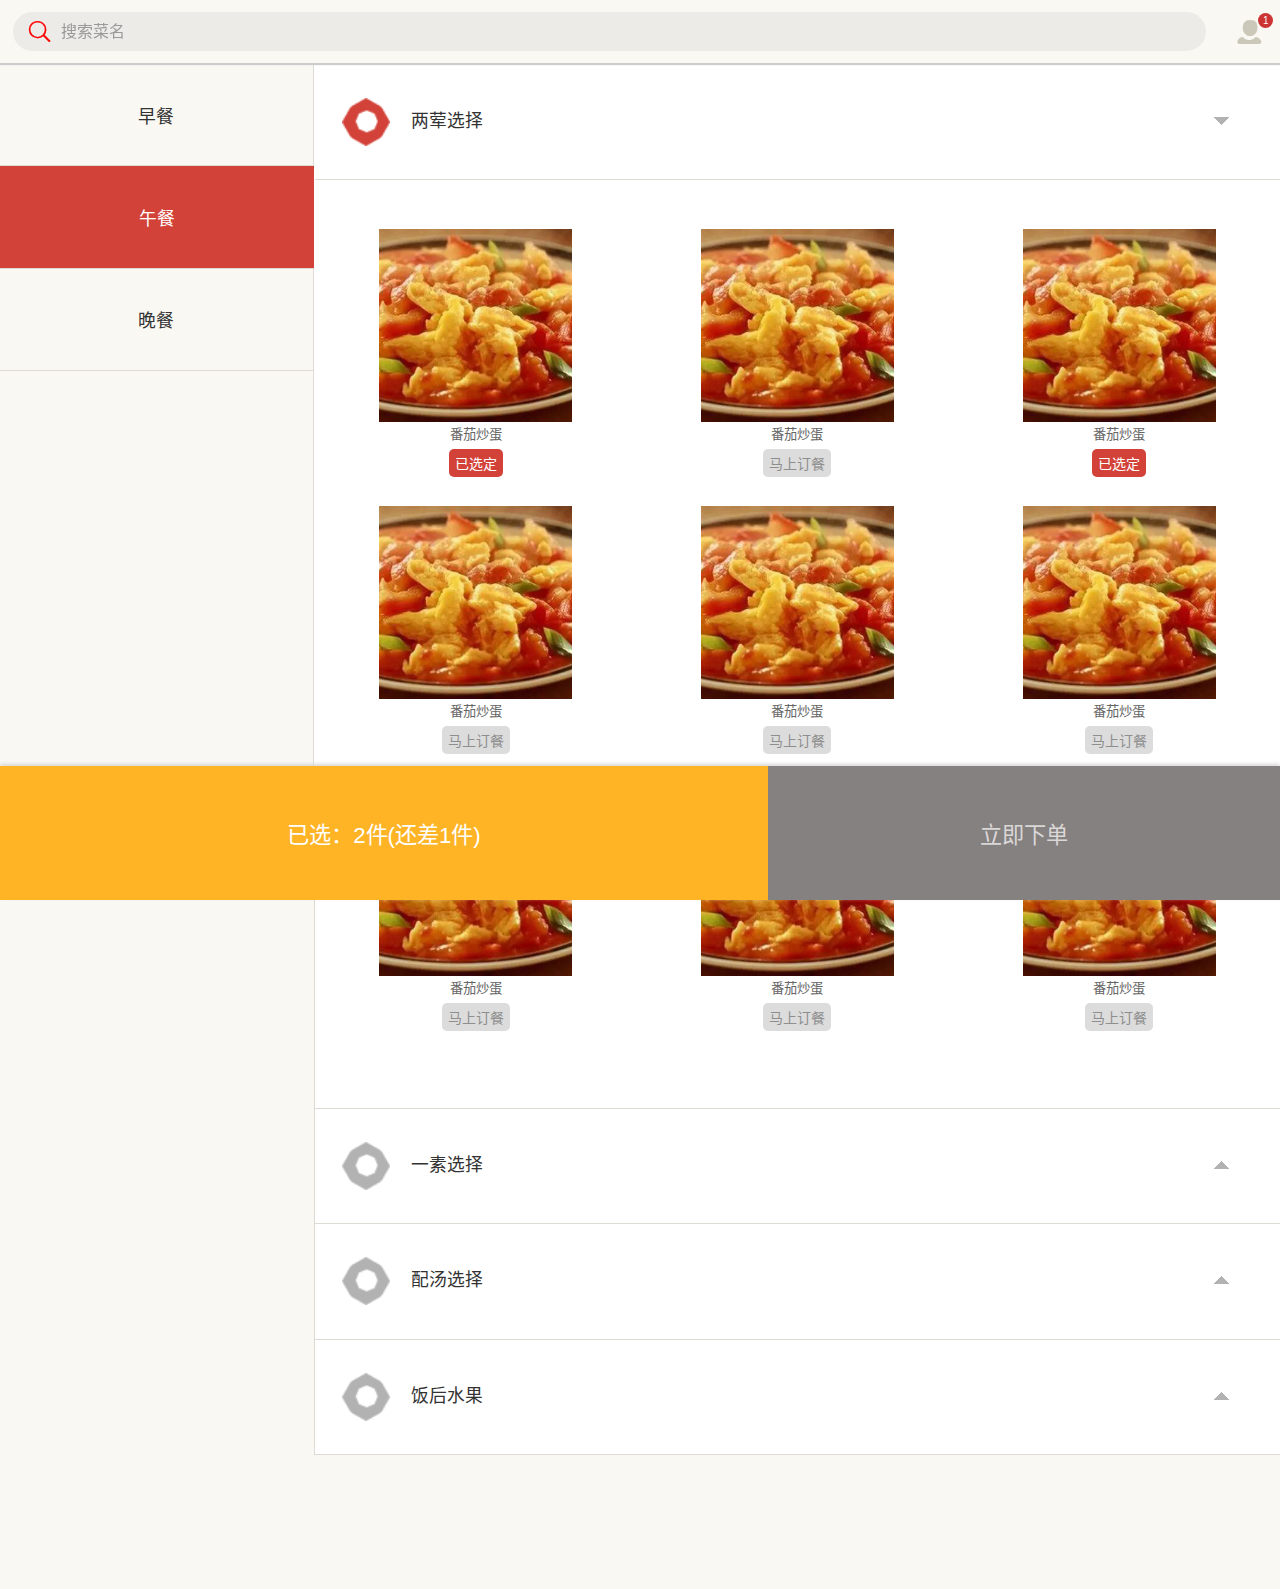
<file: index.html>
<!DOCTYPE html>
<html lang="zh-CN">
<head>
    <meta charset="utf-8">
    <meta name="viewport" content="width=device-width, initial-scale=1.0, user-scalable=no">
    <title>在线点餐</title>
    <meta name="keywords" content="">
    <meta name="description" content="">
    <script src="js/rem.js"></script>
    <script src="js/jquery.min.js" type="text/javascript"></script>
    <link rel="stylesheet" type="text/css" href="css/base.css"/>
    <link rel="stylesheet" type="text/css" href="css/page.css"/>
    <link rel="stylesheet" type="text/css" href="css/all.css"/>
    <link rel="stylesheet" type="text/css" href="css/mui.min.css"/>
    <link rel="stylesheet" type="text/css" href="css/loaders.min.css"/>
    <link rel="stylesheet" type="text/css" href="css/loading.css"/>
<script type="text/javascript">
	$(window).load(function(){
		$(".loading").addClass("loader-chanage")
		$(".loading").fadeOut(300)
	})
</script>
</head>
<!--loading页开始-->
<div class="loading">
	<div class="loader">
        <div class="loader-inner pacman">
          <div></div>
          <div></div>
          <div></div>
          <div></div>
          <div></div>
        </div>
	</div>
</div>
<!--loading页结束-->
<body>
	<header class="mui-bar mui-bar-nav" id="header">
        <div class="top-sch-box flex-col">
            <div class="centerflex">
                <i class="fdj iconfont icon-sousuo"></i>
                <div class="sch-txt">搜索菜名</div>
            </div>
        </div>
        <a class="btn" href="pcenter.html">
            <i class="iconfont icon-gerenzhongxin fl"></i>
            <span>1</span>
        </a>
    </header>
    <div id="main" class="mui-clearfix">
	    <!-- 搜索层 -->
	    <div class="pop-schwrap">
	        <div class="ui-scrollview">
	            <div class="mui-bar mui-bar-nav clone">
	                <a class="btn btn-back" href="javascript:;"></a>
	                <div class="top-sch-box flex-col">
	                    <div class="centerflex">
	                        <input class="sch-input mui-input-clear" type="text" name="" id="" placeholder="搜索菜名" />
	                    </div>
	                </div>
	                <a class="mui-btn mui-btn-primary sch-submit" href="#">搜索</a>
	            </div>
	            <div class="scroll-wrap">
	                <div class="mui-scroll">
	                    <div class="sch-cont">
	                        <div class="section ui-border-b">
	                            <div class="tit"><i class="iconfont icon-hot"></i>热门搜索</div>
	                            <div class="tags">
	                                <span class="tag">梅菜扣肉</span><span class="tag">梅菜扣肉</span><span class="tag">梅菜扣肉</span><span class="tag">梅菜扣肉</span>
	                                <span class="tag actice">梅菜扣肉</span><span class="tag">梅菜扣肉</span><span class="tag">梅菜扣肉</span><span class="tag">梅菜扣肉</span>
	                                <span class="tag">梅菜扣肉</span><span class="tag actice">梅菜扣肉</span><span class="tag">梅菜扣肉</span>
	                            </div>
	                        </div>
	                        <div class="section">
	                            <div class="tit"><i class="iconfont icon-time"></i>最近搜索</div>
	                            <div class="tags">
	                                <span class="tag">梅菜扣肉</span><span class="tag">红烧肉</span><span class="tag">酸菜鱼</span><span class="tag">你猜</span>
	                                <span class="tag">这个是</span><span class="tag">什么</span><span class="tag">名字</span><span class="tag">这个是</span>
	                                <span class="tag">张三</span><span class="tag">蜂蜜糖</span><span class="tag">哈哈哈</span>
	                            </div>
	                        </div>
	                    </div>
	                    <div class="sch-clear">
	                        <a href="javascript:void"><i class="iconfont">&#xe616;清除搜索历史</i></a>
	                    </div>
	                </div>
	            </div>
	        </div>
	    </div>

		<div class="contaniner clearfloat">
			<aside class="assort">
				<ul>
					<li>
						<span>早餐</span>
					</li>
					<li class="active">
						<span>午餐</span>
					</li>
					<li>
						<span>晚餐</span>
					</li>
				</ul>
			</aside>

			<section class="assort-cont clearfloat">
				<div class="sideMenu clearfloat">
					<h3><em></em>两荤选择</h3>
					<div class="slist clearfloat box-s">
						<div class="list clearfloat fl">
							<a href="pro-detail.html">
								<img src="upload/2.jpg"/>
								<p class="tit">番茄炒蛋</p>
							</a>
							<p class="btn active">已选定</p>
						</div>
						<div class="list clearfloat fl">
							<a href="pro-detail.html">
								<img src="upload/2.jpg"/>
								<p class="tit">番茄炒蛋</p>
							</a>
								<p class="btn">马上订餐</p>
						</div>
						<div class="list clearfloat fl">
							<a href="pro-detail.html">
								<img src="upload/2.jpg"/>
								<p class="tit">番茄炒蛋</p>
							</a>
							<p class="btn active">已选定</p>
						</div>
						<div class="list clearfloat fl">
							<a href="pro-detail.html">
								<img src="upload/2.jpg"/>
								<p class="tit">番茄炒蛋</p>
							</a>
								<p class="btn">马上订餐</p>
						</div>
						<div class="list clearfloat fl">
							<a href="pro-detail.html">
								<img src="upload/2.jpg"/>
								<p class="tit">番茄炒蛋</p>
							</a>
								<p class="btn">马上订餐</p>
						</div>
						<div class="list clearfloat fl">
							<a href="pro-detail.html">
								<img src="upload/2.jpg"/>
								<p class="tit">番茄炒蛋</p>
							</a>
								<p class="btn">马上订餐</p>
						</div>
						<div class="list clearfloat fl">
							<a href="pro-detail.html">
								<img src="upload/2.jpg"/>
								<p class="tit">番茄炒蛋</p>
							</a>
								<p class="btn">马上订餐</p>
						</div>
						<div class="list clearfloat fl">
							<a href="pro-detail.html">
								<img src="upload/2.jpg"/>
								<p class="tit">番茄炒蛋</p>
							</a>
								<p class="btn">马上订餐</p>
						</div>
						<div class="list clearfloat fl">
							<a href="pro-detail.html">
								<img src="upload/2.jpg"/>
								<p class="tit">番茄炒蛋</p>
							</a>
								<p class="btn">马上订餐</p>
						</div>
					</div>
					<h3><em></em>一素选择</h3>
					<div class="slist clearfloat box-s">
						<div class="list clearfloat fl">
							<a href="pro-detail.html">
								<img src="upload/2.jpg"/>
								<p class="tit">番茄炒蛋</p>
							</a>
							<p class="btn active">已选定</p>
						</div>
						<div class="list clearfloat fl">
							<a href="pro-detail.html">
								<img src="upload/2.jpg"/>
								<p class="tit">番茄炒蛋</p>
							</a>
								<p class="btn">马上订餐</p>
						</div>
					</div>
					<h3><em></em>配汤选择</h3>
					<div class="slist clearfloat box-s">
						<div class="list clearfloat fl">
							<a href="pro-detail.html">
								<img src="upload/2.jpg"/>
								<p class="tit">番茄炒蛋</p>
							</a>
								<p class="btn">马上订餐</p>
						</div>
						<div class="list clearfloat fl">
							<a href="pro-detail.html">
								<img src="upload/2.jpg"/>
								<p class="tit">番茄炒蛋</p>
							</a>
								<p class="btn">马上订餐</p>
						</div>
						<div class="list clearfloat fl">
							<a href="pro-detail.html">
								<img src="upload/2.jpg"/>
								<p class="tit">番茄炒蛋</p>
							</a>
								<p class="btn">马上订餐</p>
						</div>
						<div class="list clearfloat fl">
							<a href="pro-detail.html">
								<img src="upload/2.jpg"/>
								<p class="tit">番茄炒蛋</p>
							</a>
								<p class="btn">马上订餐</p>
						</div>
					</div>
					<h3><em></em>饭后水果</h3>
					<div class="slist clearfloat box-s">
						<div class="list clearfloat fl">
							<a href="pro-detail.html">
								<img src="upload/2.jpg"/>
								<p class="tit">番茄炒蛋</p>
							</a>
								<p class="btn">马上订餐</p>
						</div>
						<div class="list clearfloat fl">
							<a href="pro-detail.html">
								<img src="upload/2.jpg"/>
								<p class="tit">番茄炒蛋</p>
							</a>
								<p class="btn">马上订餐</p>
						</div>
						<div class="list clearfloat fl">
							<a href="pro-detail.html">
								<img src="upload/2.jpg"/>
								<p class="tit">番茄炒蛋</p>
							</a>
								<p class="btn">马上订餐</p>
						</div>
						<div class="list clearfloat fl">
							<a href="pro-detail.html">
								<img src="upload/2.jpg"/>
								<p class="tit">番茄炒蛋</p>
							</a>
								<p class="btn">马上订餐</p>
						</div>
					</div>
				</div>
			</section>
		</div>
	</div>
	<footer class="page-footer fixed-footer" id="footer">
		<a class="shopcaradd fl">已选：2件(还差1件)</a>
		<!-- 不可操作按钮状态 -->
		<a href="shopcar.html" class="ljdhuan-h fl">立即下单</a>
		<!-- 可操作按钮状态 -->
		<!-- <a href="confirm.html" class="ljdhuan fl">立即下单</a> -->
	</footer>
</body>
	<script type="text/javascript" src="js/jquery-1.8.3.min.js" ></script>
	<script src="js/jquery.SuperSlide.2.1.js" type="text/javascript"></script>
	<script src="js/fastclick.js"></script>
	<script src="js/mui.min.js"></script>
	<script type="text/javascript" src="js/hmt.js" ></script>
	<!--插件-->
	<link rel="stylesheet" href="css/swiper.min.css">
	<script src="js/swiper.jquery.min.js"></script>
	<!--插件-->
	<script src="js/global.js"></script>
		<script >
	    $(function () {
	         mui('.pop-schwrap .sch-input').input();
	        var deceleration = mui.os.ios?0.003:0.0009;
	         mui('.pop-schwrap .scroll-wrap').scroll({
	                bounce: true,
	                indicators: true,
	                deceleration:deceleration
	        });
	        $('.top-sch-box .fdj,.top-sch-box .sch-txt,.pop-schwrap .btn-back').on('click',function () {
	            $('html,body').toggleClass('holding');
	            $('.pop-schwrap').toggleClass('on');
	            if($('.pop-schwrap').hasClass('on')) {;
	                $('.pop-schwrap .sch-input').focus();
	            }
	        });

	    });
	</script>
	<script type="text/javascript">
		jQuery(".sideMenu").slide({
			titCell:"h3",
			targetCell:".slist",
			effect:"slideDown",
			delayTime:300 ,
			triggerTime:150,
			defaultPlay:true,
			returnDefault:false,
			trigger:"click"
			});
	</script>
</html>
</file>
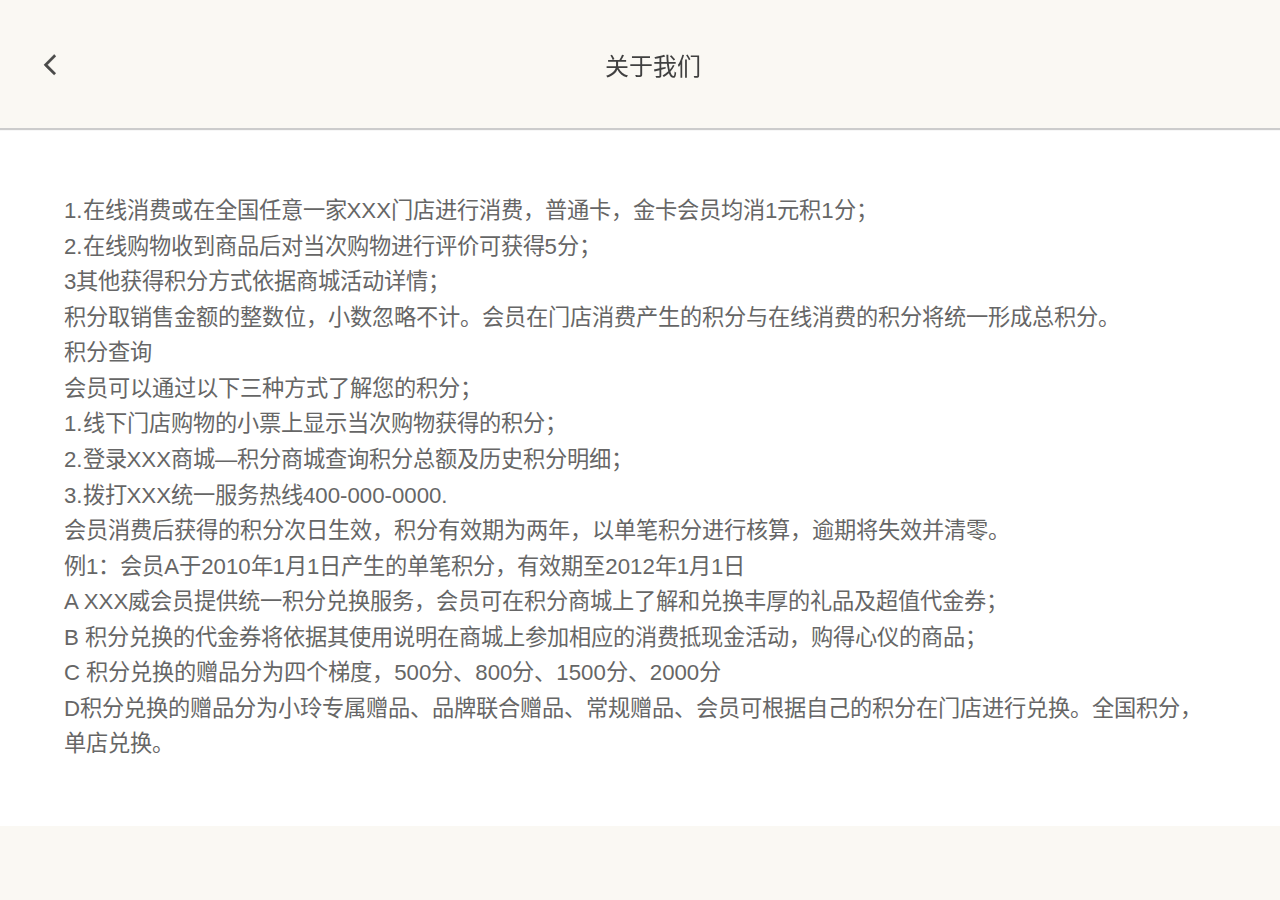
<file: about.html>
<!DOCTYPE html>
<html lang="zh-CN">
<head>
    <meta charset="utf-8">
    <meta name="viewport" content="width=device-width, initial-scale=1.0, user-scalable=no">
    <title>关于我们</title>
    <meta name="keywords" content="">
    <meta name="description" content="">
    <script src="js/rem.js"></script>
    <script src="js/jquery.min.js" type="text/javascript"></script>
    <link rel="stylesheet" type="text/css" href="css/base.css"/>
    <link rel="stylesheet" type="text/css" href="css/page.css"/>
    <link rel="stylesheet" type="text/css" href="css/all.css"/>
    <link rel="stylesheet" type="text/css" href="css/mui.min.css"/>
    <link rel="stylesheet" type="text/css" href="css/loaders.min.css"/>
    <link rel="stylesheet" type="text/css" href="css/loading.css"/>
<script type="text/javascript">
	$(window).load(function(){
		$(".loading").addClass("loader-chanage")
		$(".loading").fadeOut(300)
	})
</script>
</head>
<!--loading页开始-->
<div class="loading">
	<div class="loader">
        <div class="loader-inner pacman">
          <div></div>
          <div></div>
          <div></div>
          <div></div>
          <div></div>
        </div>
	</div>
</div>
<!--loading页结束-->
	<body>
		<header class="mui-bar mui-bar-nav report-header box-s" id="header">
			<a href="javascript:history.go(-1)"><i class="iconfont icon-fanhui fl"></i></a>
			<p>关于我们</p>
	    </header>
	    <div id="main" class="mui-clearfix">
	    	<div class="about clearfloat box-s">
	    		<ul>
	    			<li>1.在线消费或在全国任意一家XXX门店进行消费，普通卡，金卡会员均消1元积1分；</li>
	    			<li>2.在线购物收到商品后对当次购物进行评价可获得5分；</li>
	    			<li>3其他获得积分方式依据商城活动详情；</li>
	    			<li>积分取销售金额的整数位，小数忽略不计。会员在门店消费产生的积分与在线消费的积分将统一形成总积分。</li>
	    			<li>积分查询</li>
	    			<li>会员可以通过以下三种方式了解您的积分；</li>
	    			<li>1.线下门店购物的小票上显示当次购物获得的积分；</li>
	    			<li>2.登录XXX商城—积分商城查询积分总额及历史积分明细；</li>
	    			<li>3.拨打XXX统一服务热线400-000-0000.</li>
	    			<li>会员消费后获得的积分次日生效，积分有效期为两年，以单笔积分进行核算，逾期将失效并清零。</li>
	    			<li>例1：会员A于2010年1月1日产生的单笔积分，有效期至2012年1月1日</li>
	    			<li>A XXX威会员提供统一积分兑换服务，会员可在积分商城上了解和兑换丰厚的礼品及超值代金券；</li>
	    			<li>B 积分兑换的代金券将依据其使用说明在商城上参加相应的消费抵现金活动，购得心仪的商品；</li>
	    			<li>C 积分兑换的赠品分为四个梯度，500分、800分、1500分、2000分</li>
	    			<li>D积分兑换的赠品分为小玲专属赠品、品牌联合赠品、常规赠品、会员可根据自己的积分在门店进行兑换。全国积分，单店兑换。</li>
	    		</ul>
	    	</div>
	    </div>
	</body>
	<script type="text/javascript" src="js/jquery-1.8.3.min.js" ></script>
	<script src="js/fastclick.js"></script>
	<script src="js/mui.min.js"></script>
	<script type="text/javascript" src="js/hmt.js" ></script>
</html>
</file>
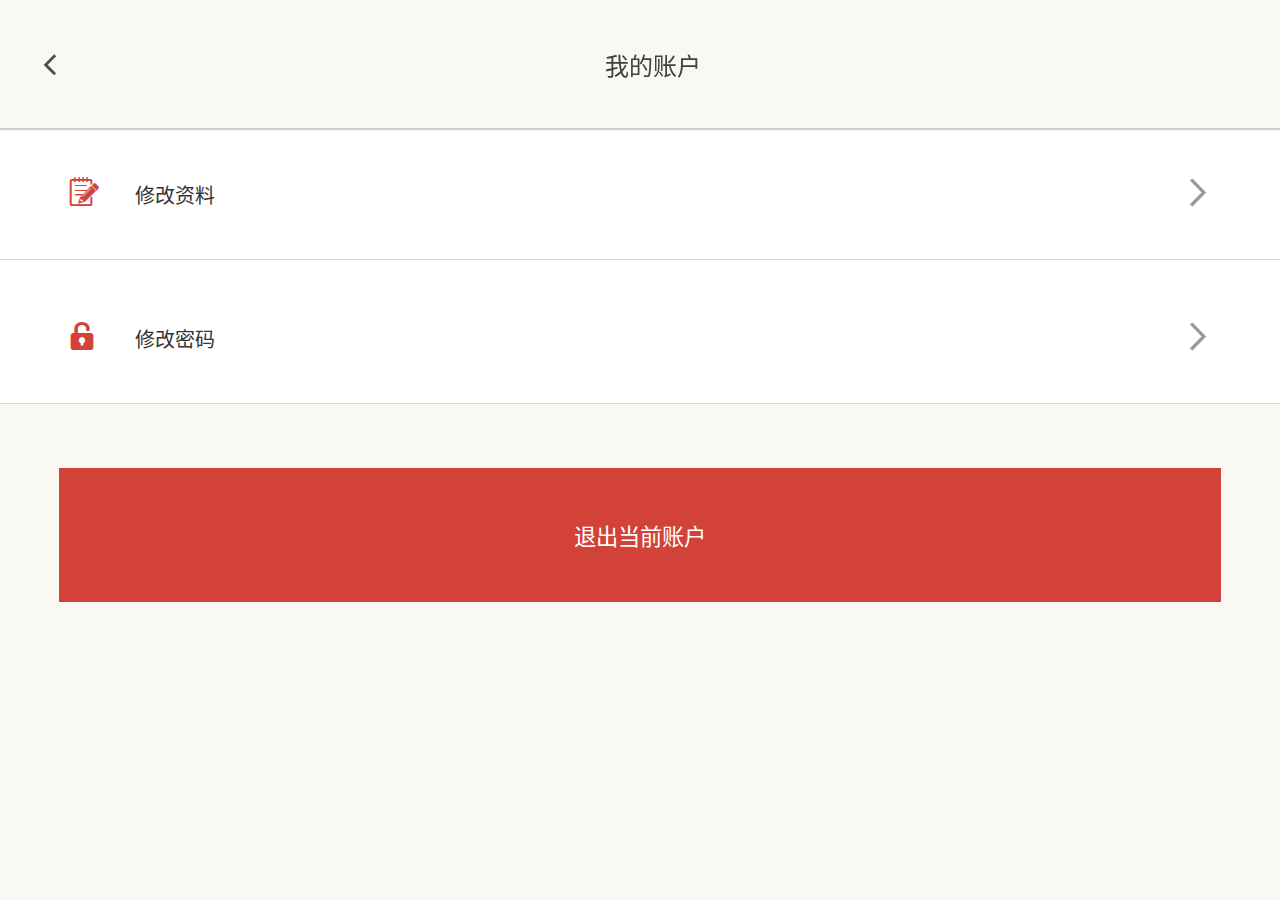
<file: account.html>
<!DOCTYPE html>
<html lang="zh-CN">
<head>
    <meta charset="utf-8">
    <meta name="viewport" content="width=device-width, initial-scale=1.0, user-scalable=no">
    <title>我的账户</title>
    <meta name="keywords" content="">
    <meta name="description" content="">
    <script src="js/rem.js"></script>
    <script src="js/jquery.min.js" type="text/javascript"></script>
    <link rel="stylesheet" type="text/css" href="css/base.css"/>
    <link rel="stylesheet" type="text/css" href="css/page.css"/>
    <link rel="stylesheet" type="text/css" href="css/all.css"/>
    <link rel="stylesheet" type="text/css" href="css/mui.min.css"/>
    <link rel="stylesheet" type="text/css" href="css/loaders.min.css"/>
    <link rel="stylesheet" type="text/css" href="css/loading.css"/>
<script type="text/javascript">
	$(window).load(function(){
		$(".loading").addClass("loader-chanage")
		$(".loading").fadeOut(300)
	})
</script>
</head>
<!--loading页开始-->
<div class="loading">
	<div class="loader">
        <div class="loader-inner pacman">
          <div></div>
          <div></div>
          <div></div>
          <div></div>
          <div></div>
        </div>
	</div>
</div>
<!--loading页结束-->
	<body>
		<header class="mui-bar mui-bar-nav report-header box-s" id="header">
			<a href="javascript:history.go(-1)"><i class="iconfont icon-fanhui fl"></i></a>
			<p>我的账户</p>
	    </header>
	    <div id="main" class="mui-clearfix">
	    	<!--pcenter list star-->
			<div class="plist clearfloat">
				<ul>
					<li class="clearfloat">
						<a href="data.html">
							<i class="iconfont icon-bianji fl"></i>
							<p class="fl">修改资料</p>
							<i class="iconfont icon-qianjin fr"></i>
						</a>
					</li>
					<li class="clearfloat">
						<a href="mpassword.html">
							<i class="iconfont icon-xiugai2 fl"></i>
							<p class="fl">修改密码</p>
							<i class="iconfont icon-qianjin fr"></i>
						</a>
					</li>
				</ul>
			</div>
			<!--pcenter list end-->

			<a href="#" class="tui-btn">
				退出当前账户
			</a>
	    </div>
	</body>
	<script type="text/javascript" src="js/jquery-1.8.3.min.js" ></script>
	<script src="js/fastclick.js"></script>
	<script src="js/mui.min.js"></script>
	<script type="text/javascript" src="js/hmt.js" ></script>
</html>
</file>
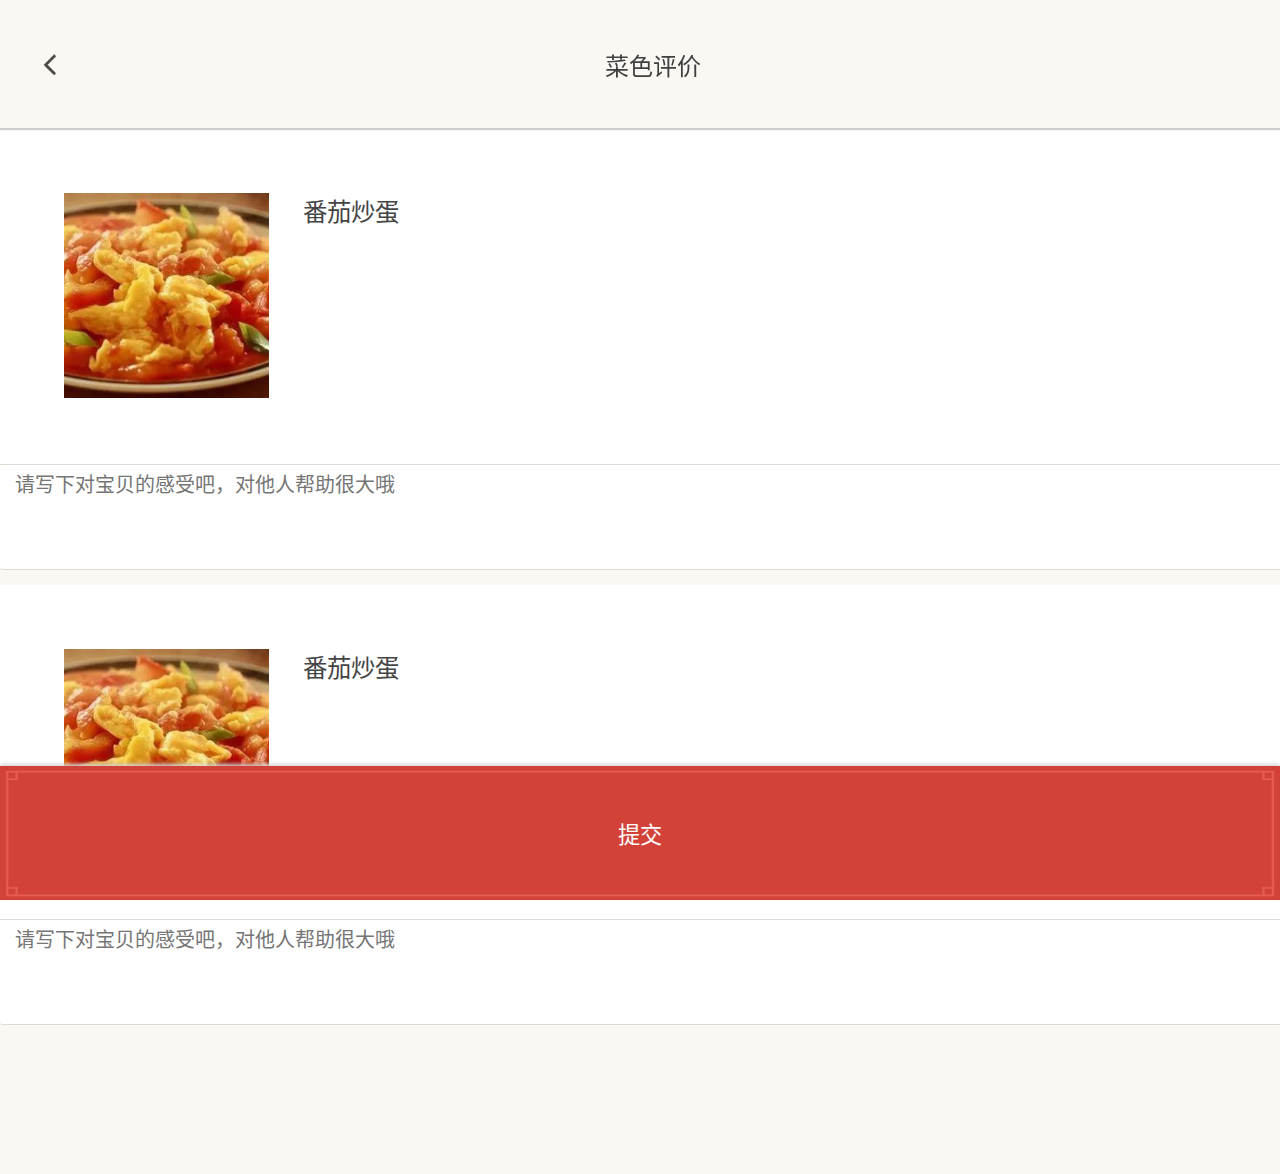
<file: assess.html>
<!DOCTYPE html>
<html lang="zh-CN">
<head>
    <meta charset="utf-8">
    <meta name="viewport" content="width=device-width, initial-scale=1.0, user-scalable=no">
    <title>菜色评价</title>
    <meta name="keywords" content="">
    <meta name="description" content="">
    <script src="js/rem.js"></script>
    <script src="js/jquery.min.js" type="text/javascript"></script>
    <link rel="stylesheet" type="text/css" href="css/base.css"/>
    <link rel="stylesheet" type="text/css" href="css/page.css"/>
    <link rel="stylesheet" type="text/css" href="css/all.css"/>
    <link rel="stylesheet" type="text/css" href="css/mui.min.css"/>
    <link rel="stylesheet" type="text/css" href="css/loaders.min.css"/>
    <link rel="stylesheet" type="text/css" href="css/loading.css"/>
<script type="text/javascript">
	$(window).load(function(){
		$(".loading").addClass("loader-chanage")
		$(".loading").fadeOut(300)
	})
</script>
</head>
<!--loading页开始-->
<div class="loading">
	<div class="loader">
        <div class="loader-inner pacman">
          <div></div>
          <div></div>
          <div></div>
          <div></div>
          <div></div>
        </div>
	</div>
</div>
<!--loading页结束-->
	<body>
		<header class="mui-bar mui-bar-nav report-header box-s" id="header">
			<a href="javascript:history.go(-1)"><i class="iconfont icon-fanhui fl"></i></a>
			<p>菜色评价</p>
	    </header>
	    <div id="main" class="mui-clearfix">
	    	<div class="assess clearfloat">
	    		<div class="top clearfloat box-s">
	    			<div class="tu fl clearfloat">
	    				<img src="upload/2.jpg"/>
	    			</div>
	    			<div class="pinfen fl clearfloat">
	    				<p class="tit">番茄炒蛋</p>
	    			</div>
	    		</div>
	    		<textarea rows="4" placeholder="请写下对宝贝的感受吧，对他人帮助很大哦" ></textarea>
	    	</div>
	    	<div class="assess clearfloat">
	    		<div class="top clearfloat box-s">
	    			<div class="tu fl clearfloat">
	    				<img src="upload/2.jpg"/>
	    			</div>
	    			<div class="pinfen fl clearfloat">
	    				<p class="tit">番茄炒蛋</p>
	    			</div>
	    		</div>
	    		<textarea rows="4" placeholder="请写下对宝贝的感受吧，对他人帮助很大哦" ></textarea>
	    	</div>
	    </div>
	    <footer class="page-footer fixed-footer" id="footer">
	     	<a href="" class="address-add fl">
	     		提交
	     	</a>
	    </footer>
	</body>
	<script type="text/javascript" src="js/jquery-1.8.3.min.js" ></script>
	<script src="js/fastclick.js"></script>
	<script src="js/mui.min.js"></script>
	<script type="text/javascript" src="js/hmt.js" ></script>
</html>
</file>
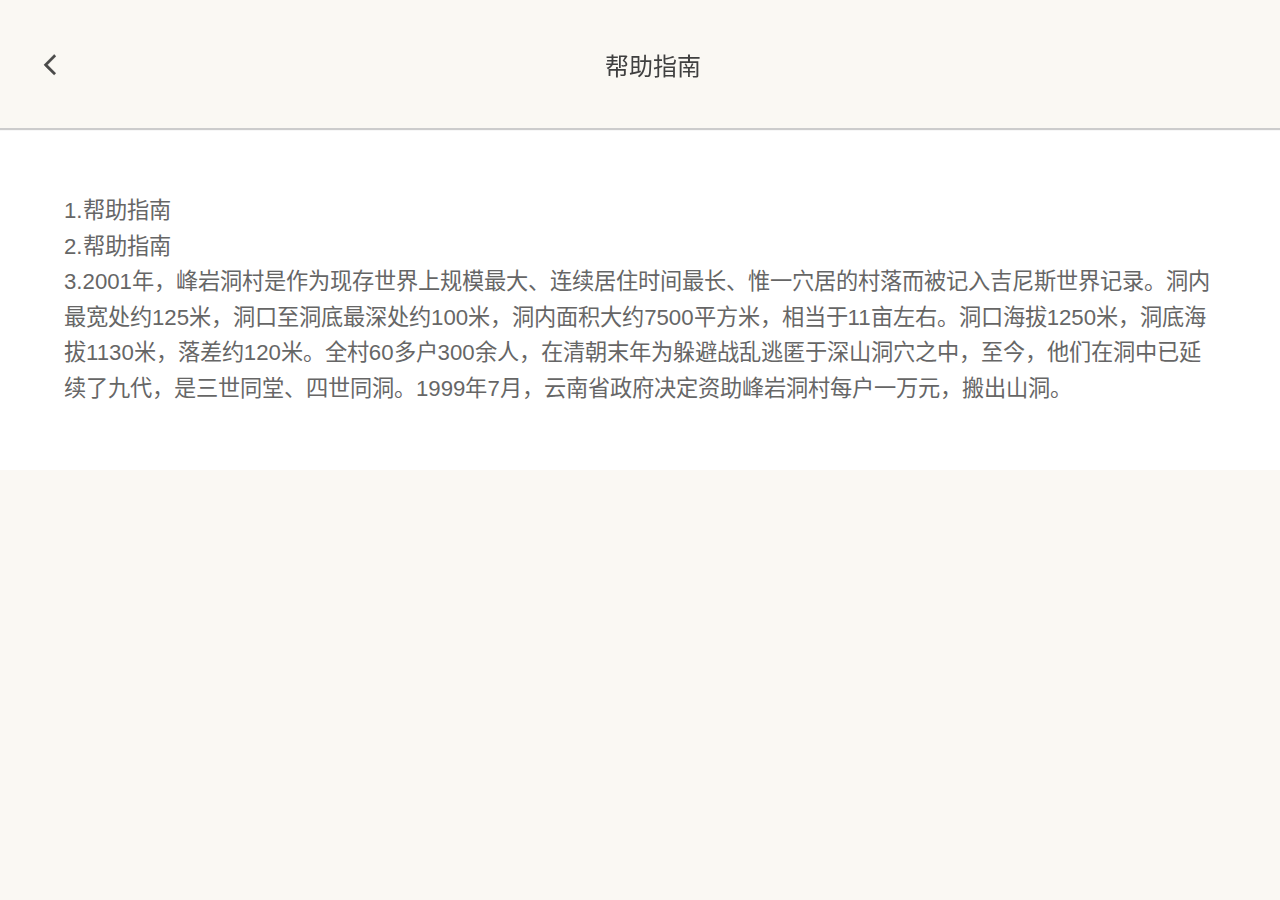
<file: base-detail.html>
<!DOCTYPE html>
<html lang="zh-CN">
<head>
    <meta charset="utf-8">
    <meta name="viewport" content="width=device-width, initial-scale=1.0, user-scalable=no">
    <title>帮助指南</title>
    <meta name="keywords" content="">
    <meta name="description" content="">
    <script src="js/rem.js"></script>
    <script src="js/jquery.min.js" type="text/javascript"></script>
    <link rel="stylesheet" type="text/css" href="css/base.css"/>
    <link rel="stylesheet" type="text/css" href="css/page.css"/>
    <link rel="stylesheet" type="text/css" href="css/all.css"/>
    <link rel="stylesheet" type="text/css" href="css/mui.min.css"/>
    <link rel="stylesheet" type="text/css" href="css/loaders.min.css"/>
    <link rel="stylesheet" type="text/css" href="css/loading.css"/>
<script type="text/javascript">
	$(window).load(function(){
		$(".loading").addClass("loader-chanage")
		$(".loading").fadeOut(300)
	})
</script>
</head>
<!--loading页开始-->
<div class="loading">
	<div class="loader">
        <div class="loader-inner pacman">
          <div></div>
          <div></div>
          <div></div>
          <div></div>
          <div></div>
        </div>
	</div>
</div>
<!--loading页结束-->
	<body>
		<header class="mui-bar mui-bar-nav report-header box-s" id="header">
			<a href="javascript:history.go(-1)"><i class="iconfont icon-fanhui fl"></i></a>
			<p>帮助指南</p>
	    </header>
	    <div id="main" class="mui-clearfix">
	    	<div class="about clearfloat box-s">
	    		<ul>
	    			<li>1.帮助指南</li>
	    			<li>2.帮助指南</li>
	    			<li>3.2001年，峰岩洞村是作为现存世界上规模最大、连续居住时间最长、惟一穴居的村落而被记入吉尼斯世界记录。洞内最宽处约125米，洞口至洞底最深处约100米，洞内面积大约7500平方米，相当于11亩左右。洞口海拔1250米，洞底海拔1130米，落差约120米。全村60多户300余人，在清朝末年为躲避战乱逃匿于深山洞穴之中，至今，他们在洞中已延续了九代，是三世同堂、四世同洞。1999年7月，云南省政府决定资助峰岩洞村每户一万元，搬出山洞。</li>
	    		</ul>
	    	</div>
	    </div>
	</body>
    <script type="text/javascript" src="js/jquery-1.8.3.min.js" ></script>
    <script src="js/fastclick.js"></script>
    <script src="js/mui.min.js"></script>
    <script type="text/javascript" src="js/hmt.js" ></script>
</html>
</file>
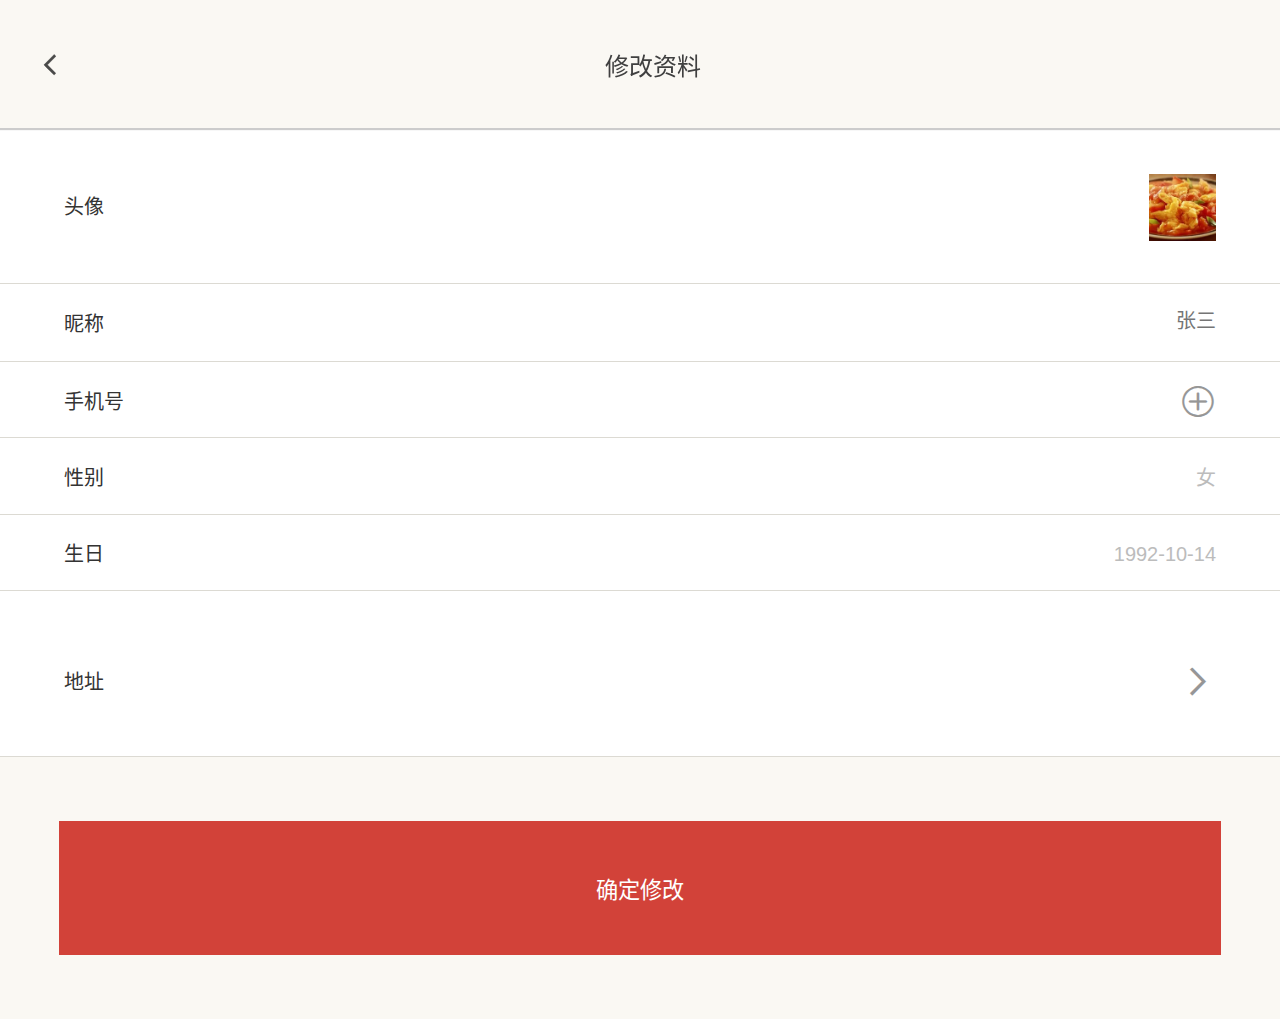
<file: data.html>
<!DOCTYPE html>
<html lang="zh-CN">
<head>
    <meta charset="utf-8">
    <meta name="viewport" content="width=device-width, initial-scale=1.0, user-scalable=no">
    <title>修改资料</title>
    <meta name="keywords" content="">
    <meta name="description" content="">
    <script src="js/rem.js"></script>
    <script src="js/jquery.min.js" type="text/javascript"></script>
    <link rel="stylesheet" type="text/css" href="css/base.css"/>
    <link rel="stylesheet" type="text/css" href="css/page.css"/>
    <link rel="stylesheet" type="text/css" href="css/all.css"/>
    <link rel="stylesheet" type="text/css" href="css/mui.min.css"/>
    <link rel="stylesheet" type="text/css" href="css/loaders.min.css"/>
    <link rel="stylesheet" type="text/css" href="css/loading.css"/>
<script type="text/javascript">
	$(window).load(function(){
		$(".loading").addClass("loader-chanage")
		$(".loading").fadeOut(300)
	})
</script>
</head>
<!--loading页开始-->
<div class="loading">
	<div class="loader">
        <div class="loader-inner pacman">
          <div></div>
          <div></div>
          <div></div>
          <div></div>
          <div></div>
        </div>
	</div>
</div>
<!--loading页结束-->
	<body>
		<header class="mui-bar mui-bar-nav report-header box-s" id="header">
			<a href="javascript:history.go(-1)"><i class="iconfont icon-fanhui fl"></i></a>
			<p>修改资料</p>
	    </header>
	    <div id="main" class="mui-clearfix">
	    	<div class="plist clearfloat data">
				<ul>
					<li class="clearfloat touxiang">
						<a href="#">
							<p class="fl">头像</p>
							<i class="fr"><img src="upload/2.jpg"/></i>
						</a>
					</li>
					<li class="clearfloat">
						<a href="#">
							<p class="fl">昵称</p>
							<input type="text" class="fr shuru" name="" id="" value="" placeholder="张三" />
						</a>
					</li>
					<li class="clearfloat">
						<a href="#">
							<p class="fl">手机号</p>
							<i class="fr iconfont icon-tianjia"></i>
						</a>
					</li>
					<li class="clearfloat">
						<a href="#">
							<p class="fl">性别</p>
							<span class="fr">女</span>
						</a>
					</li>
					<li class="clearfloat">
						<a href="#">
							<p class="fl">生日</p>
							<span class="fr">1992-10-14</span>
						</a>
					</li>
					<li class="clearfloat">
						<a href="#">
							<p class="fl">地址</p>
							<i class="fr iconfont icon-right icon-qianjin"></i>
						</a>
					</li>
				</ul>
			</div>
			<a href="#" class="tui-btn">
				确定修改
			</a>
	    </div>
	</body>
	<script type="text/javascript" src="js/jquery-1.8.3.min.js" ></script>
    <script src="js/fastclick.js"></script>
    <script src="js/mui.min.js"></script>
    <script type="text/javascript" src="js/hmt.js" ></script>
</html>
</file>
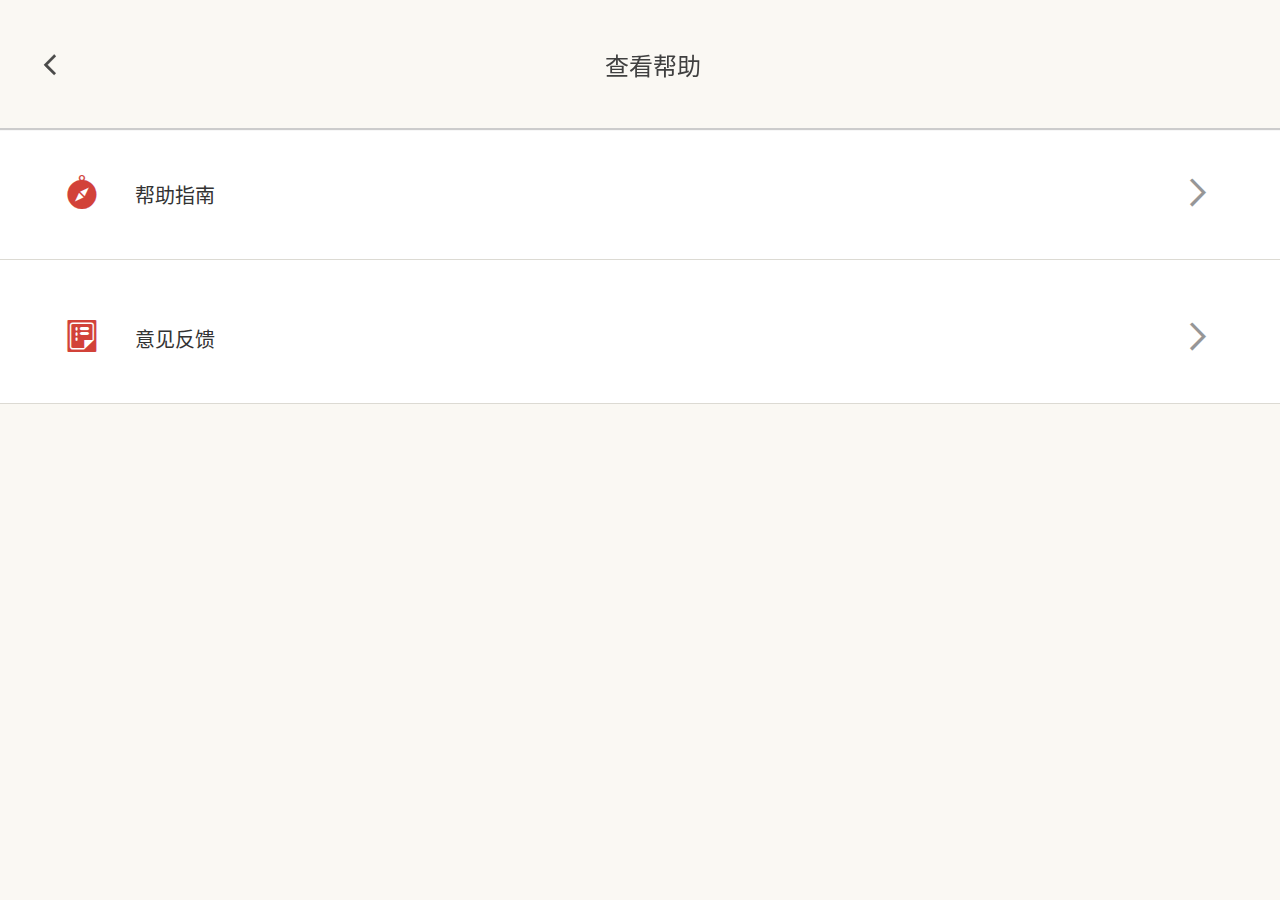
<file: help.html>
<!DOCTYPE html>
<html lang="zh-CN">
<head>
    <meta charset="utf-8">
    <meta name="viewport" content="width=device-width, initial-scale=1.0, user-scalable=no">
    <title>查看帮助</title>
    <meta name="keywords" content="">
    <meta name="description" content="">
    <script src="js/rem.js"></script>
    <script src="js/jquery.min.js" type="text/javascript"></script>
    <link rel="stylesheet" type="text/css" href="css/base.css"/>
    <link rel="stylesheet" type="text/css" href="css/page.css"/>
    <link rel="stylesheet" type="text/css" href="css/all.css"/>
    <link rel="stylesheet" type="text/css" href="css/mui.min.css"/>
    <link rel="stylesheet" type="text/css" href="css/loaders.min.css"/>
    <link rel="stylesheet" type="text/css" href="css/loading.css"/>
<script type="text/javascript">
	$(window).load(function(){
		$(".loading").addClass("loader-chanage")
		$(".loading").fadeOut(300)
	})
</script>
</head>
<!--loading页开始-->
<div class="loading">
	<div class="loader">
        <div class="loader-inner pacman">
          <div></div>
          <div></div>
          <div></div>
          <div></div>
          <div></div>
        </div>
	</div>
</div>
<!--loading页结束-->
	<body>
		<header class="mui-bar mui-bar-nav report-header box-s" id="header">
			<a href="javascript:history.go(-1)"><i class="iconfont icon-fanhui fl"></i></a>
			<p>查看帮助</p>
	    </header>
	    <div id="main" class="mui-clearfix">
	    	<!--pcenter list star-->
			<div class="plist clearfloat">
				<ul>
					<li class="clearfloat">
						<a href="base-detail.html">
							<i class="iconfont icon-zhinanzhenhover fl"></i>
							<p class="fl">帮助指南</p>
							<i class="iconfont icon-qianjin fr"></i>
						</a>
					</li>
					<li class="clearfloat">
						<a href="message.html">
							<i class="iconfont icon-dingdan fl"></i>
							<p class="fl">意见反馈</p>
							<i class="iconfont icon-qianjin fr"></i>
						</a>
					</li>
				</ul>
			</div>
			<!--pcenter list end-->
	    </div>
	</body>
	<script type="text/javascript" src="js/jquery-1.8.3.min.js" ></script>
    <script src="js/fastclick.js"></script>
    <script src="js/mui.min.js"></script>
    <script type="text/javascript" src="js/hmt.js" ></script>
</html>
</file>
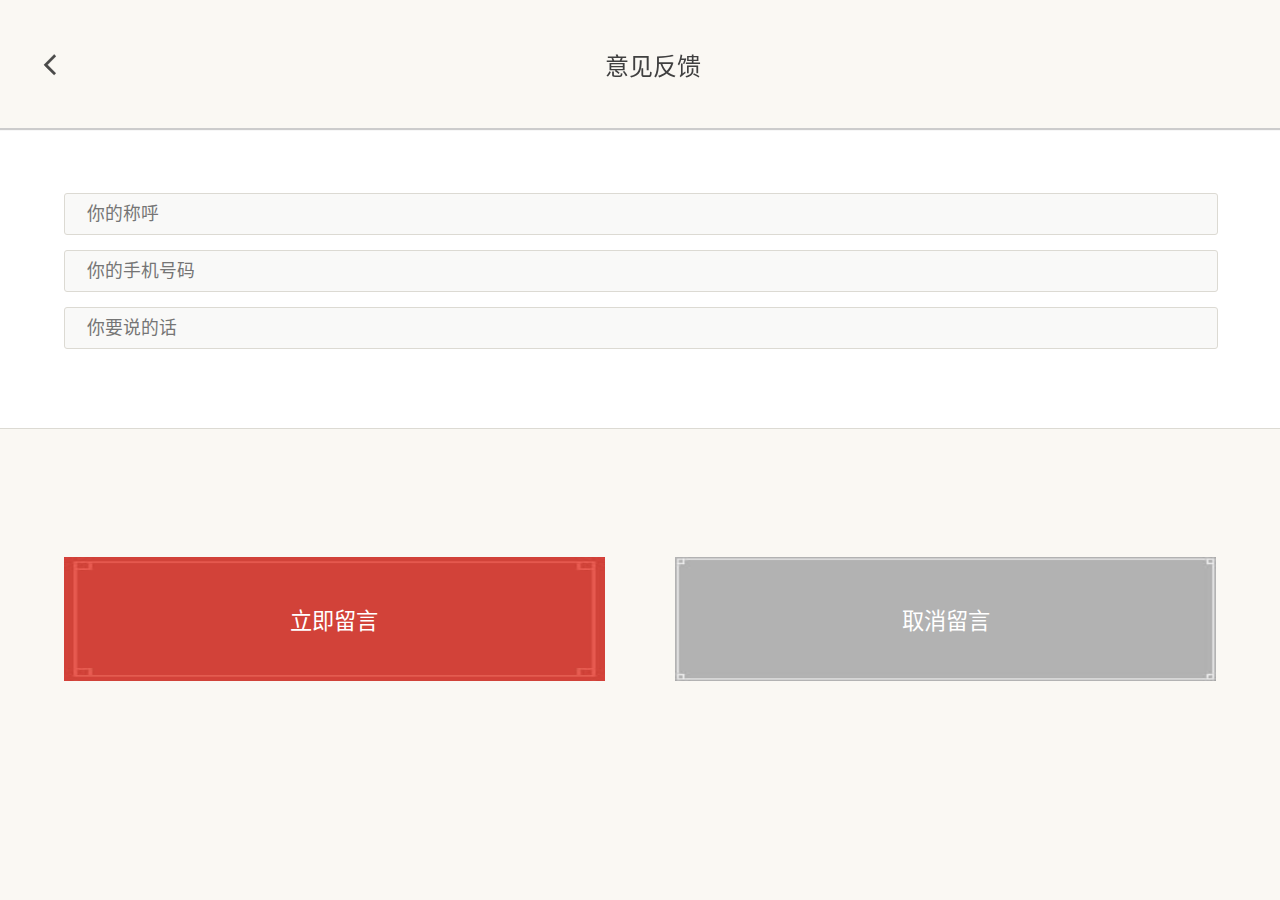
<file: message.html>
<!DOCTYPE html>
<html lang="zh-CN">
<head>
    <meta charset="utf-8">
    <meta name="viewport" content="width=device-width, initial-scale=1.0, user-scalable=no">
    <title>意见反馈</title>
    <meta name="keywords" content="">
    <meta name="description" content="">
    <script src="js/rem.js"></script>
    <script src="js/jquery.min.js" type="text/javascript"></script>
    <link rel="stylesheet" type="text/css" href="css/base.css"/>
    <link rel="stylesheet" type="text/css" href="css/page.css"/>
    <link rel="stylesheet" type="text/css" href="css/all.css"/>
    <link rel="stylesheet" type="text/css" href="css/mui.min.css"/>
    <link rel="stylesheet" type="text/css" href="css/loaders.min.css"/>
    <link rel="stylesheet" type="text/css" href="css/loading.css"/>
<script type="text/javascript">
	$(window).load(function(){
		$(".loading").addClass("loader-chanage")
		$(".loading").fadeOut(300)
	})
</script>
</head>
<!--loading页开始-->
<div class="loading">
	<div class="loader">
        <div class="loader-inner pacman">
          <div></div>
          <div></div>
          <div></div>
          <div></div>
          <div></div>
        </div>
	</div>
</div>
<!--loading页结束-->
	<body>
		<header class="mui-bar mui-bar-nav report-header box-s" id="header">
			<a href="javascript:history.go(-1)"><i class="iconfont icon-fanhui fl"></i></a>
			<p>意见反馈</p>
	    </header>
	    <div id="main" class="mui-clearfix">
	    	<div class="mpsw clearfloat box-s">
	    		<form action="" method="post">
	    			<input type="text" name="" id="" value="" placeholder="你的称呼" />
	    			<input type="text" name="" id="" value="" placeholder="你的手机号码" />
	    			<input type="text" name="" id="" value="" placeholder="你要说的话" />
	    		</form>
	    	</div>
	    	<div class="psw-btn clearfloat">
	    		<a href="#" class="fl">立即留言</a>
	    		<a href="#" class="fr">取消留言</a>
	    	</div>
	    </div>
	</body>
	<script type="text/javascript" src="js/jquery-1.8.3.min.js" ></script>
    <script src="js/fastclick.js"></script>
    <script src="js/mui.min.js"></script>
    <script type="text/javascript" src="js/hmt.js" ></script>
</html>
</file>
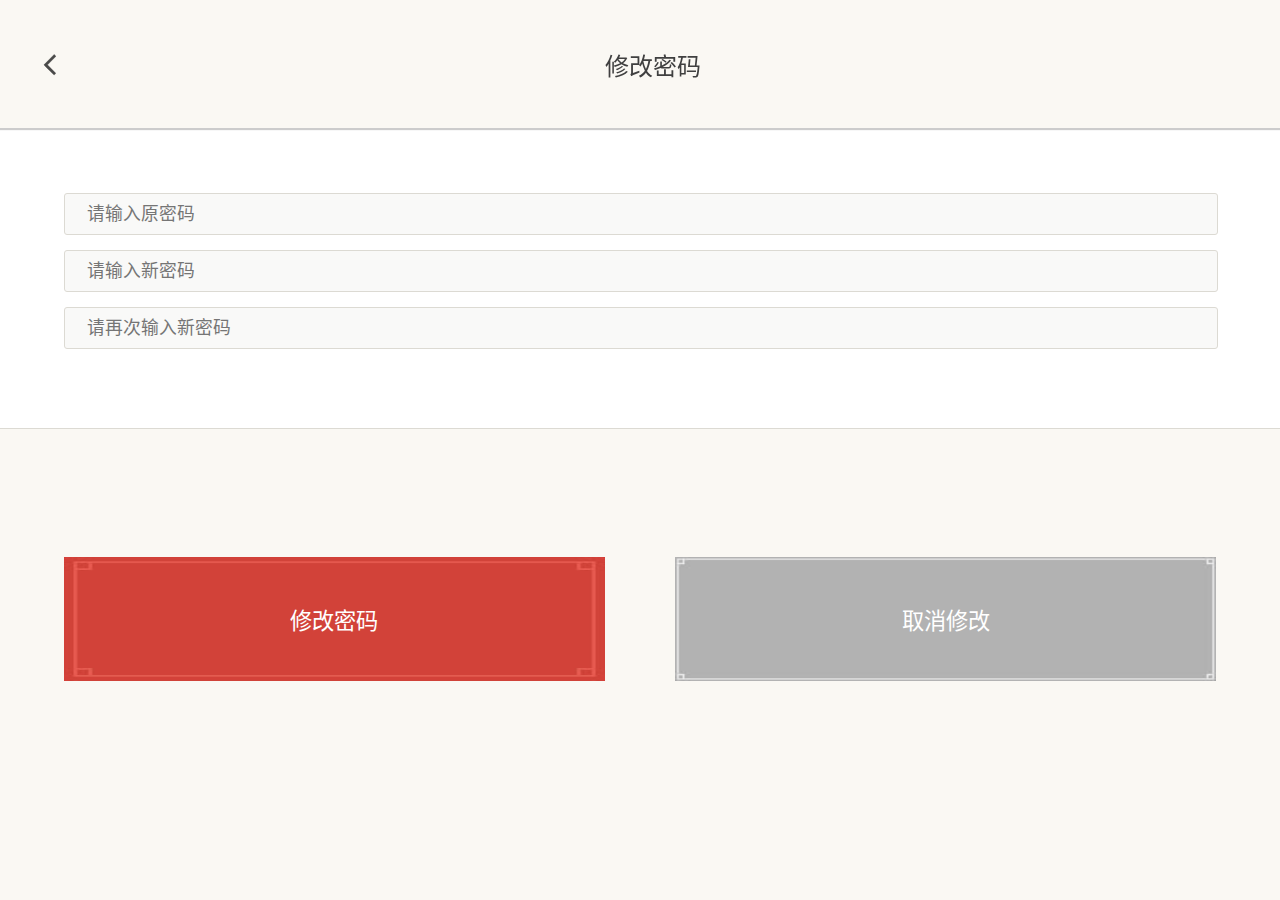
<file: mpassword.html>
<!DOCTYPE html>
<html lang="zh-CN">
<head>
    <meta charset="utf-8">
    <meta name="viewport" content="width=device-width, initial-scale=1.0, user-scalable=no">
    <title>修改密码</title>
    <meta name="keywords" content="">
    <meta name="description" content="">
    <script src="js/rem.js"></script>
    <script src="js/jquery.min.js" type="text/javascript"></script>
    <link rel="stylesheet" type="text/css" href="css/base.css"/>
    <link rel="stylesheet" type="text/css" href="css/page.css"/>
    <link rel="stylesheet" type="text/css" href="css/all.css"/>
    <link rel="stylesheet" type="text/css" href="css/mui.min.css"/>
    <link rel="stylesheet" type="text/css" href="css/loaders.min.css"/>
    <link rel="stylesheet" type="text/css" href="css/loading.css"/>
<script type="text/javascript">
	$(window).load(function(){
		$(".loading").addClass("loader-chanage")
		$(".loading").fadeOut(300)
	})
</script>
</head>
<!--loading页开始-->
<div class="loading">
	<div class="loader">
        <div class="loader-inner pacman">
          <div></div>
          <div></div>
          <div></div>
          <div></div>
          <div></div>
        </div>
	</div>
</div>
<!--loading页结束-->
	<body>
		<header class="mui-bar mui-bar-nav report-header box-s" id="header">
			<a href="javascript:history.go(-1)"><i class="iconfont icon-fanhui fl"></i></a>
			<p>修改密码</p>
	    </header>
	    <div id="main" class="mui-clearfix">
	    	<div class="mpsw clearfloat box-s">
	    		<form action="" method="post">
	    			<input type="text" name="" id="" value="" placeholder="请输入原密码" />
	    			<input type="text" name="" id="" value="" placeholder="请输入新密码" />
	    			<input type="text" name="" id="" value="" placeholder="请再次输入新密码" />
	    		</form>
	    	</div>
	    	<div class="psw-btn clearfloat">
	    		<a href="#" class="fl">修改密码</a>
	    		<a href="#" class="fr">取消修改</a>
	    	</div>
	    </div>
	</body>
	<script type="text/javascript" src="js/jquery-1.8.3.min.js" ></script>
	<script src="js/fastclick.js"></script>
	<script src="js/mui.min.js"></script>
	<script type="text/javascript" src="js/hmt.js" ></script>
</html>
</file>
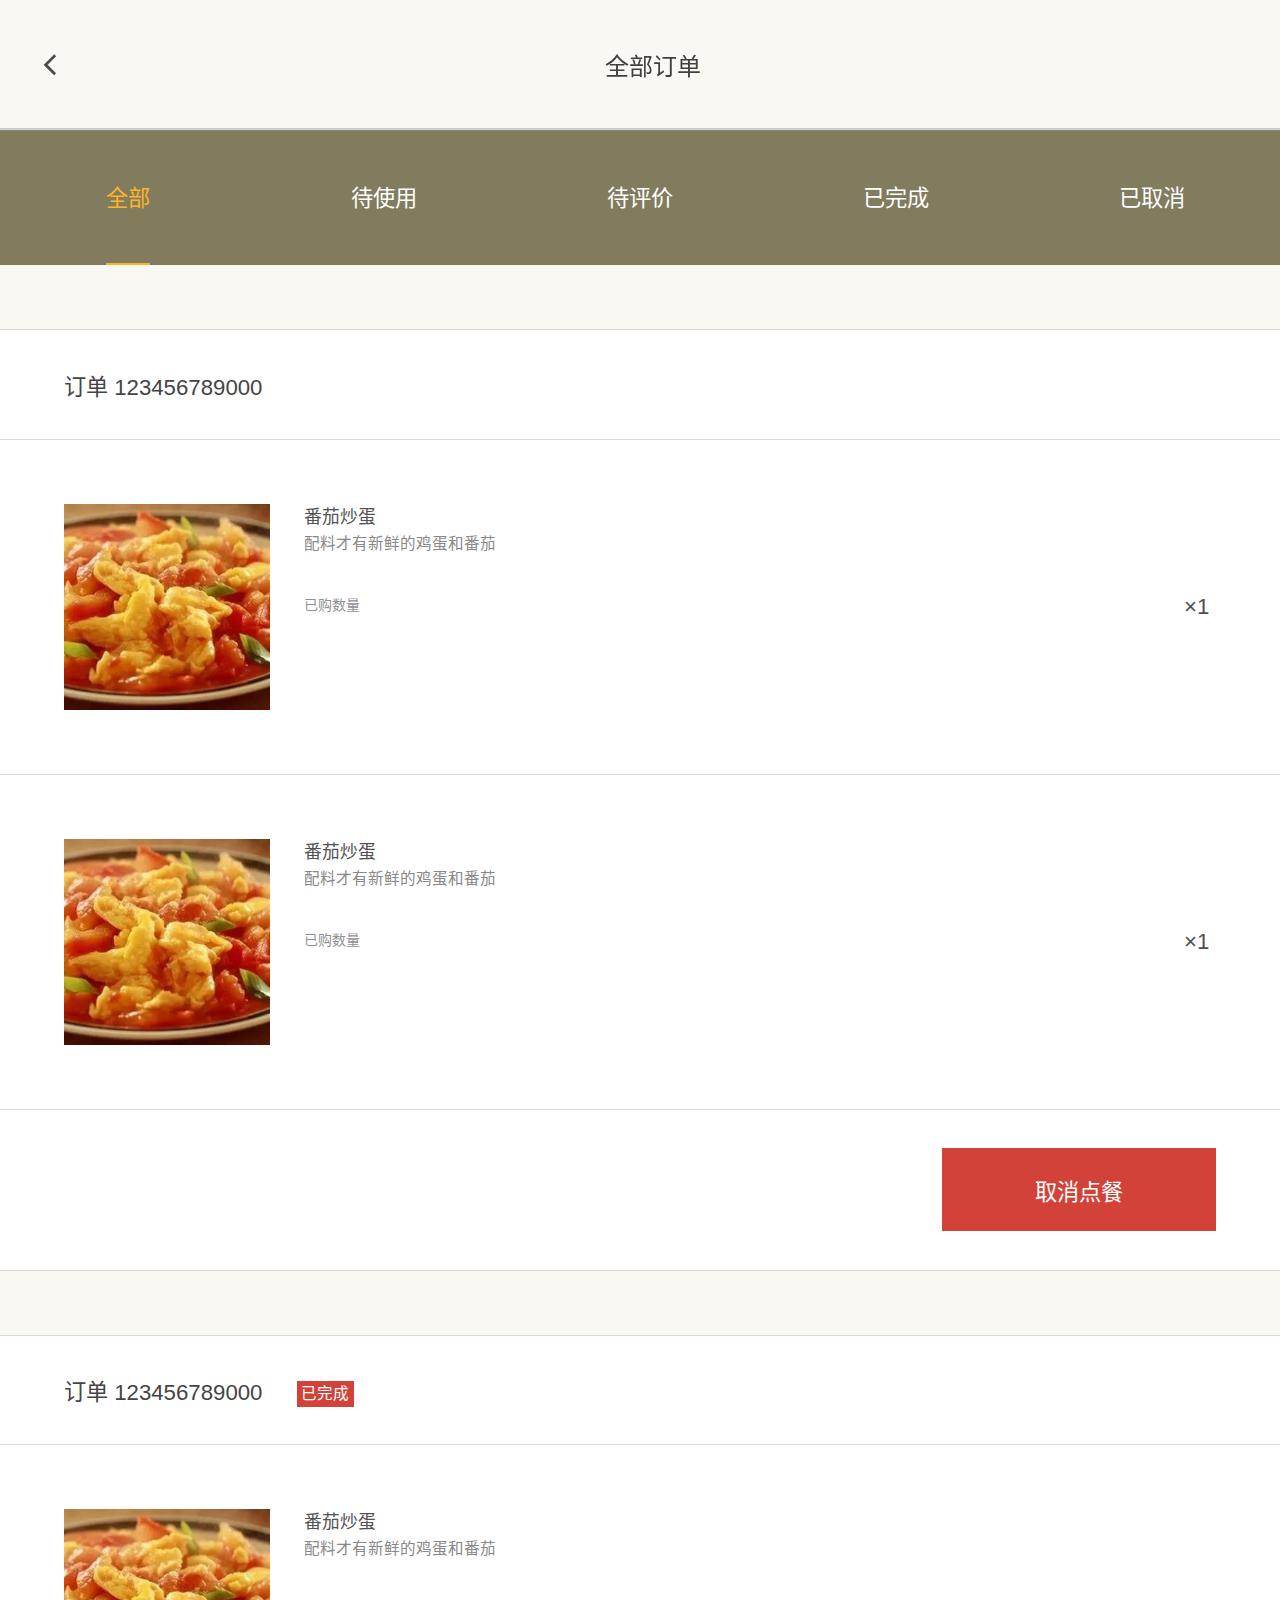
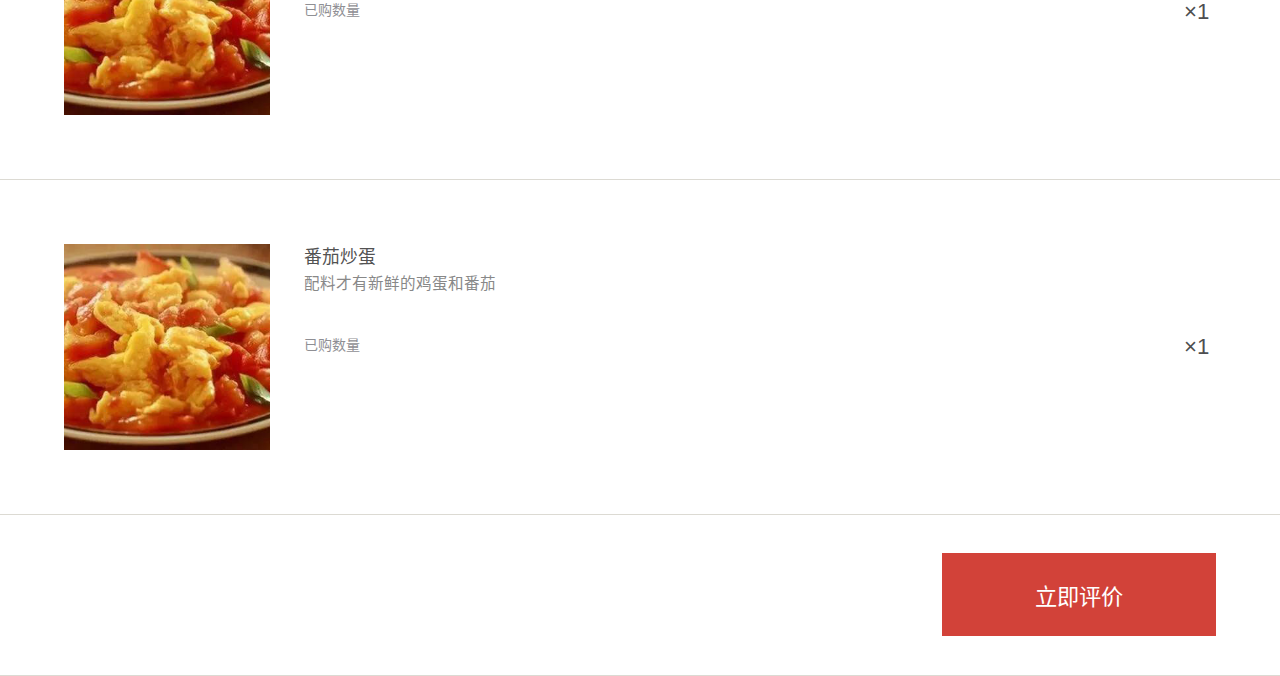
<file: order.html>
<!DOCTYPE html>
<html lang="zh-CN">
<head>
    <meta charset="utf-8">
    <meta name="viewport" content="width=device-width, initial-scale=1.0, user-scalable=no">
    <title>点餐订单</title>
    <meta name="keywords" content="">
    <meta name="description" content="">
    <script src="js/rem.js"></script>
    <script src="js/jquery.min.js" type="text/javascript"></script>
    <link rel="stylesheet" type="text/css" href="css/base.css"/>
    <link rel="stylesheet" type="text/css" href="css/page.css"/>
    <link rel="stylesheet" type="text/css" href="css/all.css"/>
    <link rel="stylesheet" type="text/css" href="css/mui.min.css"/>
    <link rel="stylesheet" type="text/css" href="css/loaders.min.css"/>
    <link rel="stylesheet" type="text/css" href="css/loading.css"/>
<script type="text/javascript">
	$(window).load(function(){
		$(".loading").addClass("loader-chanage")
		$(".loading").fadeOut(300)
	})
</script>
</head>
<!--loading页开始-->
<div class="loading">
	<div class="loader">
        <div class="loader-inner pacman">
          <div></div>
          <div></div>
          <div></div>
          <div></div>
          <div></div>
        </div>
	</div>
</div>
<!--loading页结束-->
	<body>
		<header class="mui-bar mui-bar-nav report-header box-s" id="header">
			<a href="javascript:history.go(-1)"><i class="iconfont icon-fanhui fl"></i></a>
			<p>全部订单</p>
	    </header>
	    <div id="main" class="mui-clearfix">
            <div class="order-top clearfloat">
              <ul>
                <li class="clearfloat cur"><a href="order.html">全部</a></li>
                <li class="clearfloat"><a href="#">待使用</a></li>
                <li class="clearfloat"><a href="#">待评价</a></li>
                <li class="clearfloat"><a href="#">已完成</a></li>
                <li class="clearfloat"><a href="#">已取消</a></li>
              </ul>
            </div>
	    	<div class="order-list clearfloat">
	    		<p class="ordernum box-s">
	    			订单  123456789000
	    		</p>
	    		<div class="list clearfloat fl box-s">
	    			<a href="pro-detail.html">
		    			<div class="tu fl clearfloat">
		    				<img src="upload/2.jpg"/>
		    			</div>
		    			<div class="middle clearfloat fl">
		    				<p class="tit">番茄炒蛋</p>
							<p class="fu-tit">
								配料才有新鲜的鸡蛋和番茄
							</p>
		    				<p class="price clearfloat">
		    					<span class=" fl">已购数量</span>
		    					<span class="shu">×1</span>
		    				</p>
		    			</div>
	    			</a>
	    		</div>
	    		<div class="list clearfloat fl box-s">
                    <a href="pro-detail.html">
                        <div class="tu fl clearfloat">
                            <img src="upload/2.jpg"/>
                        </div>
                        <div class="middle clearfloat fl">
                            <p class="tit">番茄炒蛋</p>
                            <p class="fu-tit">
                                配料才有新鲜的鸡蛋和番茄
                            </p>
                            <p class="price clearfloat">
                                <span class=" fl">已购数量</span>
                                <span class="shu">×1</span>
                            </p>
                        </div>
                    </a>
                </div>
	    		<a href="#" class="gopay-btn fr">
	    			取消点餐
	    		</a>
	    	</div>
            <div class="order-list clearfloat">
                <p class="ordernum box-s">
                    订单  123456789000<span>已完成</span>
                </p>
                <div class="list clearfloat fl box-s">
                    <a href="pro-detail.html">
                        <div class="tu fl clearfloat">
                            <img src="upload/2.jpg"/>
                        </div>
                        <div class="middle clearfloat fl">
                            <p class="tit">番茄炒蛋</p>
                            <p class="fu-tit">
                                配料才有新鲜的鸡蛋和番茄
                            </p>
                            <p class="price clearfloat">
                                <span class="fl">已购数量</span>
                                <span class="shu">×1</span>
                            </p>
                        </div>
                    </a>
                </div>
                <div class="list clearfloat fl box-s">
                    <a href="pro-detail.html">
                        <div class="tu fl clearfloat">
                            <img src="upload/2.jpg"/>
                        </div>
                        <div class="middle clearfloat fl">
                            <p class="tit">番茄炒蛋</p>
                            <p class="fu-tit">
                                配料才有新鲜的鸡蛋和番茄
                            </p>
                            <p class="price clearfloat">
                                <span class=" fl">已购数量</span>
                                <span class="shu">×1</span>
                            </p>
                        </div>
                    </a>
                </div>
                <a href="assess.html" class="gopay-btn fr">
                    立即评价
                </a>
            </div>
	    </div>
	</body>
	<script type="text/javascript" src="js/jquery-1.8.3.min.js" ></script>
	<script src="js/fastclick.js"></script>
	<script src="js/mui.min.js"></script>
	<script type="text/javascript" src="js/hmt.js" ></script>
</html>
</file>
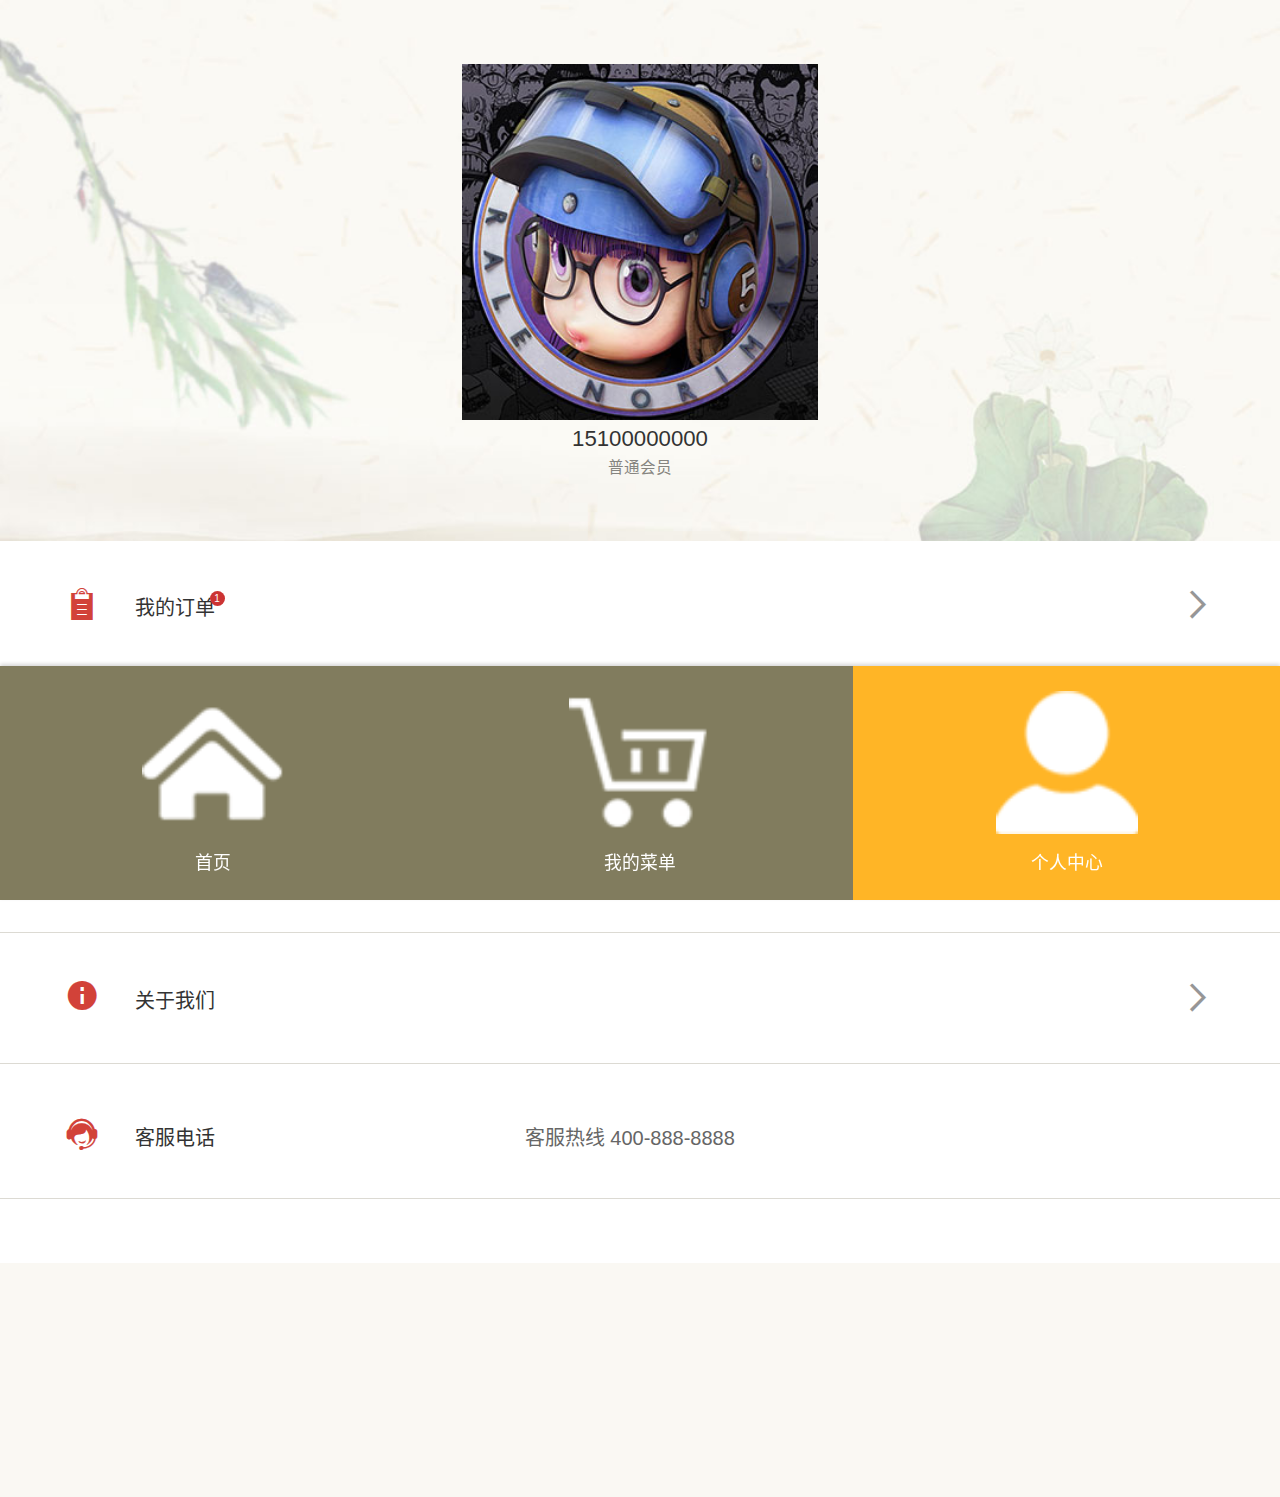
<file: pcenter.html>
<!DOCTYPE html>
<html lang="zh-CN">
<head>
    <meta charset="utf-8">
    <meta name="viewport" content="width=device-width, initial-scale=1.0, user-scalable=no">
    <title>个人中心</title>
    <meta name="keywords" content="">
    <meta name="description" content="">
    <script src="js/rem.js"></script>
    <script src="js/jquery.min.js" type="text/javascript"></script>
    <link rel="stylesheet" type="text/css" href="css/base.css"/>
    <link rel="stylesheet" type="text/css" href="css/page.css"/>
    <link rel="stylesheet" type="text/css" href="css/all.css"/>
    <link rel="stylesheet" type="text/css" href="css/mui.min.css"/>
    <link rel="stylesheet" type="text/css" href="css/loaders.min.css"/>
    <link rel="stylesheet" type="text/css" href="css/loading.css"/>
<script type="text/javascript">
	$(window).load(function(){
		$(".loading").addClass("loader-chanage")
		$(".loading").fadeOut(300)
	})
</script>
</head>
<!--loading页开始-->
<div class="loading">
	<div class="loader">
        <div class="loader-inner pacman">
          <div></div>
          <div></div>
          <div></div>
          <div></div>
          <div></div>
        </div>
	</div>
</div>
<!--loading页结束-->
	<body>
		<div id="main" class="mui-clearfix">
			<!--pcenter top star-->
			<div class="ptop clearfloat">
				<div class="tu clearfloat">
					<img src="img/pcenter-tou.jpg"/>
				</div>
				<p class="tel ta-c">
					15100000000
				</p>
				<p class="hyuan ta-c">
					普通会员
				</p>
			</div>
			<!--pcenter top end-->

			<!--pcenter list star-->
			<div class="plist clearfloat">
				<ul>
					<li class="clearfloat">
						<a href="order.html">
							<i class="iconfont icon-quanbudingdan fl"></i>
							<p class="fl">我的订单<span class="no">1</span></p>
							<i class="iconfont icon-qianjin fr"></i>
						</a>
					</li>
					<li class="clearfloat">
						<a href="account.html">
							<i class="iconfont icon-icon fl"></i>
							<p class="fl">我的账户</p>
							<i class="iconfont icon-qianjin fr"></i>
						</a>
					</li>
					<li class="clearfloat">
						<a href="help.html">
							<i class="iconfont icon-wenti fl"></i>
							<p class="fl">帮助与反馈</p>
							<i class="iconfont icon-qianjin fr"></i>
						</a>
					</li>
					<li class="clearfloat">
						<a href="about.html">
							<i class="iconfont icon-guanyu fl"></i>
							<p class="fl">关于我们</p>
							<i class="iconfont icon-qianjin fr"></i>
						</a>
					</li>
					<li class="clearfloat">
						<i class="iconfont icon-kefu fl"></i>
						<p class="fl">客服电话</p>
						<p class="tel fr">客服热线 400-888-8888</p>
					</li>
				</ul>
			</div>
			<!--pcenter list end-->
		</div>

		<footer class="page-footer fixed-footer" id="footer">
		<ul>
			<li>
				<a href="index.html">
					<img src="img/footer001.png"/>
					<p>首页</p>
				</a>
			</li>
			<li>
				<a href="shopcar.html">
					<img src="img/footer003.png"/>
					<p>我的菜单</p>
				</a>
			</li>
			<li class="active">
				<a href="pcenter.html">
					<img src="img/footer004.png"/>
					<p>个人中心</p>
				</a>
			</li>
		</ul>
	</footer>
	</body>
	<script type="text/javascript" src="js/jquery-1.8.3.min.js" ></script>
	<script src="js/fastclick.js"></script>
    <script src="js/mui.min.js"></script>
    <script type="text/javascript" src="js/hmt.js" ></script>
</html>
</file>
<file: css/page.css>
/*
 首页----------------------------------------------------------------------------------
 * */
.soffer{width: 100%; margin-top: 3%; background-color: #fff; border-top: 1px solid #F3F1E9; border-bottom: 1px solid #F3F1E9;}
.soffer .list{width: 33.333%; padding: 3% 0; height: 100%; text-align: center; border-right: 1px solid #F3F1E9;}
.soffer .list .tit{font-size: .5rem; color: #333300; line-height: 1.5em; width: 100%; overflow: hidden; text-overflow: ellipsis; -webkit-text-overflow: ellipsis; white-space: nowrap;}
.soffer .list .fu-tit{color: #999999; margin-top: .3em; font-size: .35rem; line-height: 1.5em; width: 100%; overflow: hidden; text-overflow: ellipsis; -webkit-text-overflow: ellipsis; white-space: nowrap;}
.soffer .list .fu-tit span{color: #da232b;}
.soffer .list img{max-width: 100%; width: 60%; margin-top: .5em;}
/*.soffer .list:nth-child(3n){border-right: 0;}*/
/*.share,
.share img{width: 100%;}*/

.health{width: 100%; margin-top: 3%; background-color: #fff;}
.health .htop{width: 100%; background: url(../img/nav-bg.jpg) top center no-repeat; background-size: 100% 100%; padding: 5% 0; box-sizing: border-box; -webkit-box-sizing: border-box; padding-left: 5%; color: #fff; font-size: .5rem;}

.pension{width: 100%; background-color: #fff;}
.pension .list{width: 49.99%; text-align: center; padding: 3% 0; height: 100%; border-right: 1px solid #F3F1E9;  border-bottom: 1px solid #F3F1E9;}
.pension .list:nth-child(2n){border-right: 1px solid #fff;}
.pension .list img{max-width: 100%; width: 50%; max-height: 50%;}
.pension .list .tit,
.soffertwo .list .tit{font-size: .5rem; margin-top: .5em; color: #333300; line-height: 1.5em; width: 100%; overflow: hidden; text-overflow: ellipsis; -webkit-text-overflow: ellipsis; white-space: nowrap;}
.pension .list .fu-tit,
.soffertwo .list .fu-tit{color: #da232b; margin-top: .3em; font-size: .35rem; line-height: 1.5em; width: 100%; overflow: hidden; text-overflow: ellipsis; -webkit-text-overflow: ellipsis; white-space: nowrap;}
.pension .list:last-child{border-right: 0;}

.soffertwo{margin-top: 0; border-top: none; margin-bottom: 3%;}

.news{width: 100%; border-bottom: 1px solid #F3F1E9; background-color: #fff;}
.news .left{width: 18%; padding: 3% 0; text-align: center; border-right: 1px solid #F3F1E9;}
.news .left img{width: 60%;}
.news .right{width: 82%; padding: 3%; color: #333333; font-size: .5rem;}
.news .right .slider div{width: 100%; line-height: 1.2rem; overflow: hidden; text-overflow: ellipsis; -webkit-text-overflow: ellipsis; white-space: nowrap;}



/*
 分类----------------------------------------------------------------------------------
 * */
.contaniner .assort{width: 24.5%; float: left;}
.contaniner .assort:after {content: '';position: absolute;top: 0; left: -1px; width: 24.5%;height: 100%; border-right: 1px solid #DDDBD4; z-index: 9;}
.contaniner .assort ul{ width: 100%;}
.contaniner .assort ul li{ width: 100%;background-color: #faf8f3;  border-bottom: solid 1px #dddbd4; border-right: solid 1px #dddbd4; padding:12% 0; text-align: center; position: relative; z-index: 99;}
.contaniner .assort ul li img{ width: 17%; margin: 0 10%; vertical-align: middle;}
.contaniner .assort ul li span{ font-size: .4rem; color: #333; vertical-align: middle; display: block; width: 100%; overflow: hidden; text-overflow: ellipsis; -webkit-text-overflow: ellipsis; white-space: nowrap;}
.contaniner .assort ul .active{  border-right: none;background-color: #d24239; color: #fff; }
.contaniner .assort ul .active span{color: #fff;}
.contaniner .assort-cont{ width: 75.5%; background-color: #fff; float: right; border-left: 1px solid #DDDBD4; margin-left: -1px;}

/*菜单*/
.sideMenu{width: 100%; border-bottom: 1px solid #DDDBD4; position: relative; z-index: 99;}
.sideMenu h3{border-top: 1px solid #DDDBD4; margin: 0 auto; background: url(../img/huid.png) left center no-repeat; background-size: 5%; background-position: 3%; cursor:pointer; font-size: .4rem; padding: 5% 0; color: #333333; font-weight: normal; width: 100%; overflow: hidden; text-overflow: ellipsis; -webkit-text-overflow: ellipsis; white-space: nowrap; box-sizing: border-box; -webkit-box-sizing: border-box; padding-left: 10%;}
.sideMenu h3.on{border-bottom: 1px solid #DDDBD4;}
.sideMenu h3 em{ float:right; display:block; width:30px; height:16px; margin-right: 5%; background:url(../img/shang.png) center no-repeat; cursor:pointer; background-size: 50%;}
.sideMenu h3.on em{background:url(../img/xia.png) center no-repeat; background-size: 50%;}
.sideMenu .slist{display:none; padding: 5% 0; width: 100%;}
.sideMenu h3.on{ background: url(../img/hd.png) left center no-repeat; background-size: 5%; background-position: 3%;}
.sideMenu h3:last-child{border-bottom: 1px solid #DDDBD4;}
.sideMenu .slist .list{width: 33.333%; text-align: center; margin-bottom: 3%;}
.sideMenu .slist .list img{width: 60%;}
.sideMenu .slist .list .tit{color: #666666; font-size: .3rem; margin-top: .5em; width: 96%; margin: 0 auto; overflow: hidden; text-overflow: ellipsis; -webkit-text-overflow: ellipsis; white-space: nowrap;}
.contaniner .assort-cont:after {content: '';position: absolute;top: 0; right: 0; visibility: initial; width: 75.5%; height: 100%; background-color: #fff; z-index: 9;}
.sideMenu .slist .list .btn{display: inline-block;margin-top: 6px; padding: 4px 6px; text-align:center;background:#DCDCDC; color: #8e8e8e;border-radius: 5px; }
.sideMenu .slist .list .btn.active{background: #d24239; color: #fff;}
/*
 购物车----------------------------------------------------------------------------------
 * */
.header-left{width: 60%; font-size: 1.8em; color: #333333; text-align: center; margin-left: 20%; overflow: hidden; text-overflow: ellipsis; -webkit-text-overflow: ellipsis; white-space: nowrap;}
.header-right{text-align: right; font-size: 1.35em; width: 20%; padding-right: 3%;}
.header-right a{ color: #666666;}

.contaniner .shopcar{ width: 100%; position: relative; padding: 4% 0; border-bottom: 1px solid #DDDBD4; background-color: #fff;overflow: hidden;}

.contaniner .shopcar .shopcar-checkbox{position: relative; float: left; width:10%; height: 100%; padding: 10% 0;}
.contaniner .shopcar input[type="checkbox"]{ position: absolute; top: 0; left: 0; opacity: 0; }
.contaniner .shopcar .shopcar-checkbox label{position: absolute; top: 0; left: 0; width: 100%; height: 100%; background: url(../img/check.png) no-repeat; background-size: 60%; background-position: 50% ; -moz-user-select: none; }
.contaniner .shopcar .shopcar-checkbox .shopcar-checkd{position: absolute; top: 0; left: 0; width: 100%; height: 100%; background: url(../img/checke.png) no-repeat; background-size: 60%; background-position: 50% ;  }

.contaniner .shopcar figure{ width: 20%; overflow: hidden; float: left;}
.contaniner .shopcar figure img{ width: 100%;/* min-height: 100%;*/ }
.contaniner .shopcar dl{ position: relative; float: left; width: 54%; height: 10em;   margin: 0 3%; overflow: hidden;}
.contaniner .shopcar dl dt{ font-size: 1.3815em; color: #333;}
.contaniner .shopcar dl dd{ font-size: 1.169em; color: #999;}
.contaniner .shopcar dl .add{position: absolute; bottom: 0; left: 0; width: 46%; overflow: hidden; display: table; }
.contaniner .shopcar dl .add span{border: solid 1px #c8c8c8; padding: 1% 10%; display:table-cell;}
.contaniner .shopcar dl .add input{border: solid 1px #c8c8c8; width:100%;margin-left: -1px; display:table-cell;font-size:1.25em ; padding: 10% 0; color: #666; text-align: center;}
.contaniner .shopcar dl h3{ position: absolute; right: 3%; bottom: 20%; font-size: 1.9em; color: #fc605a; font-weight: normal;}
.contaniner .shopcar dl small{ position: absolute; right: 3%; bottom: 0; display: block; width: 10%;}
.contaniner .shopcar dl small img{width: 100%;}

.shopclist{width: 65%; height: 100%; margin-left: 2%; position: relative;}
.shopclist .tit,
.shopclist .fu-tit{width: 100%; overflow: hidden; text-overflow: ellipsis; -webkit-text-overflow: ellipsis; white-space: nowrap; color: #666666; font-size: .5rem; line-height: 1.5em;}
.shopclist .fu-tit{font-size: .35rem; line-height: 1.5em; color: #999999; margin-top: .3em;}
.shopclist .bottom{margin-top: .8em; line-height: 1.5em;}
.shopclist .bottom .hicon{color: #cc3333; font-family: arial; font-size: .5rem;}
.shopclist .bottom .huicon{color: #999999; text-decoration: line-through; font-size: .35rem; margin-left: 2%;}
.shopclist .bottom .sjzx{background-color: #37a0ed; margin-left: 2%; color: #fff; display: inline-block; padding: .1em; font-size: .3rem;}
.shopclist .bottom .shu{color: #666666; font-size: .35rem;}

.shopcartwo{margin-top: 3%; border-top: 1px solid #DDDBD4;}
.contaniner .shopcartwo .shopcar-checkbox{padding: 5% 0;}
.shopcartwo .qxuan{font-size: .5rem; line-height: 1.2rem; color: #333333;}
.shopcartwo .heji{color: #cc3333; margin-right: 4%; font-size: .5rem; line-height: 1.2rem;}
.shopcartwo .heji span{font-size: .9em;}
.shopcartwo .jiesuan{display: block; width: 25%; padding: 5% 0; font-size: .5rem; line-height: 1rem; color: #fff; text-align: center; background: url(../img/jisuan.jpg) top center no-repeat; background-size: 100% 100%; position: absolute; height: 100%; top: 0; right: 0;}

/*
 个人中心----------------------------------------------------------------------------------
 * */
.ptop{width: 100%; background: url(../img/wxtension-banner.jpg) center top no-repeat; padding: 5% 0; background-size: cover;}
.ptop .tu{width: 27.777%; margin: 0 auto;}
.ptop .tu img{width: 100%;}
.ptop .tel{color: #333333; font-size: .5rem; line-height: 1.5em;}
.ptop .hyuan{color: #868580; font-size: .35rem;}
.ptop .balance span{color: #565554; font-size: .35rem; line-height: 1.5em; display: inline-block;}
.ptop input{width: 22.222%; margin-left: 38.889%; margin-top: .5em; color: #fff; font-size: .35rem; padding: 3% 0; background: url(../img/jisuan.jpg) top center no-repeat; background-size: 100% 100%; border: none;}
.plist{width: 100%; background-color: #fff;}
.plist ul li{width: 100%; padding: 3% 5%; border-bottom: 1px solid #dcdad3; box-sizing: border-box; -webkit-box-sizing: border-box;}
.plist ul li a{display: inline-block; width: 100%; margin-top: .15rem;}
.plist ul li p{line-height: 1rem; margin-left: 3%; color: #333333; font-size: .45rem;position: relative;}
.plist ul li .no{    display: block;width: 15px;height: 15px;line-height: 15px;text-align: center;background-color: #cc3333;color: #fff;border-radius: 50%;-webkit-border-radius: 50%;position: absolute;top: 5px;right: -10px;font-size: .5em;}
.plist ul li:last-child{margin-bottom: 5%; padding: 4% 5% 3%;}
.plist ul li p.tel{color: #666; width: 60%; overflow: hidden; text-overflow: ellipsis; -webkit-text-overflow: ellipsis; white-space: nowrap;}

/*
 每日签到----------------------------------------------------------------------------------
 * */
.report-header{width: 100%; padding: 5% 3%; background-color: #faf8f3; border-bottom: 2px solid #dcdad3;}
.report-header .icon-fanhui:before{display: block; width: 20%; float: left;}
.report-header p{width: 100%; text-align: center; float: right; color: #404040; font-size: 1.5em;}

/*
 兑换商品详情----------------------------------------------------------------------------------
 * */
.inte-top{width: 100%; background-color: #fff; padding: 5%; margin-bottom: 3%; border-bottom: 1px solid #dcdad3;}
.inte-top .left{width: 80%;}
.inte-top .left .tit{width: 100%; color: #333333; font-size: .5rem; overflow: hidden; text-overflow: ellipsis; -webkit-text-overflow: ellipsis; white-space: nowrap;}
.inte-top .left .price{color: #666666; font-size: .35rem; overflow: hidden; text-overflow: ellipsis; -webkit-text-overflow: ellipsis; white-space: nowrap;}
.inte-top .left .price span{font-size: .5rem; color: #d24239;}
.inte-top .left .price samp{font-family: arial; color: #a5a5a5; margin-top: .3rem; text-decoration: line-through;}
.inte-top .right p{font-size: .35rem;}
.addj{width: 100%; border-top: 1px solid #dcdad3; border-bottom: 1px solid #dcdad3; background-color: #fff; padding: 5%; margin-bottom: 3%;}
.addj ul li{float: left;}
.addj ul li.num{color: #333333; font-size: .5rem; line-height: 1.2rem;}
.addj ul li.fuhao{ padding: .05rem .05rem 0 .05rem; margin-left: .2rem; text-align: center; border: 2px solid #dcdad3; border-color: #dcdad3;}
.addj ul li.shu{padding: .18rem 1rem; font-size: .5rem; margin-left: .2rem; color: #333333; border: 2px solid #dcdad3; border-color: #dcdad3;}
.addj ul li.last{font-size: .35rem; color: #666666; line-height: 1.2rem; margin-left: .2rem;}

.detail-article{ width: 100%; border-top: 1px solid #dcdad3; margin-top: 2%; overflow: hidden; background-color: #fff}
.detail-article nav{ width: 100%;}
.detail-article nav ul{ width: 100%; border-bottom: 1px solid #dcdad3; overflow: hidden; display: table;}
.detail-article nav ul li{ display: table-cell; width: 50%; text-align: center; font-size:.5rem ; color: #333333; padding: 3% 0;}
.detail-article nav ul .article-active{color: #d24239; border-bottom: 2px solid #d24239;}
.detail-article .talkbox{ width: 100%;}
.detail-article .talk{ width: 100%;}
.detail-article .talk li{ width: 100%; padding: 3% 5%; overflow: hidden; border-bottom: solid 1px #c8c8c8;}
.detail-article .talk li figure{float: left;  width: 14%; height: 0; padding-bottom: 14%; border-radius: 50%; overflow: hidden;}
.detail-article .talk li figure img{  width: 100%;}
.detail-article .talk li dl{ float: left; width: 80%; padding-left: 6%; }
.detail-article .talk li dl dt{ width: 100%; overflow:hidden;}
.detail-article .talk li dl dt *{  float: left;}
.detail-article .talk li dl dt p{ color: #666; font-size: 1.169em; }
.detail-article .talk li dl dt time{ color: #999; font-size: 1.169em; margin-left: 3%;margin-top: 1%; }
.detail-article .talk li dl dt .star{ float: right; width: 30%; display: table; }
.detail-article .talk li dl dt .star span{  display: table-cell; width: 20%;  }
.detail-article .talk li dl dt .star span img{  width: 100%;  }
.detail-article .talk li dl dd{ font-size:1.35em ; margin-top: 3%; color: #333;}
.detail-article .talk li dl small{ font-size:1.169em ; margin-top: 3%; color: #999;}
.detail-article .talk li dl .picbox{ width: 100%; margin-top: 3%;/* height: 5em;*/ overflow: hidden;}
.detail-article .talk li dl .picbox img{ width: 20%;/* min-height: 5em;*/ margin-right:2%; margin-bottom: 2%;}
.talkbox1{width: 90%; margin: 0 auto; padding: 5% 0;}
.talkbox1 img{width: 100%;}
.shopcaradd{display: block; width: 60%; padding: 4% 0; font-size: .5rem; color: #fff; background-color: #ffb426; text-align: center;}
.ljdhuan{display: block; width: 40%; padding: 4% 0; font-size: .5rem; color: #fff; background-color: #d24239; text-align: center;}
.ljdhuan-h{display: block; width: 40%; padding: 4% 0; font-size: .5rem; color: #DAD7D7; background-color: #868181; text-align: center;}
/*
 全部订单----------------------------------------------------------------------------------
 * */
.order-top{width: 100%; background-color: #817c5e;}
.order-top ul li{float: left; width: 20%; text-align: center;}
.order-top ul li a{padding: 20% 0; font-size: .5rem; display: inline-block; color: #fff;}
.order-top ul li.cur a{border-bottom: 2px solid #ffb426; color: #ffb426;}
.order-list{width: 100%; background-color: #fff; margin-top: 5%; border-top: 1px solid #dcdad3; border-bottom: 1px solid #dcdad3;}
.order-list .ordernum{width: 100%; padding:3% 5%; font-size: .5rem; color: #444444; border-bottom: 1px solid #dcdad3;}
.order-list .ordernum span{font-size: .35rem; margin-left: 3%; padding: .1rem; background-color: #d24239; color: #fff;}
.order-list .list{width: 100%; padding: 5%; position: relative; border-bottom: 1px solid #dcdad3;}
.order-list .list .tu{width: 17.857%; text-align: center;}
.order-list .list .tu img{max-width: 100%; vertical-align: middle;}
.order-list .list .middle{width: 71.428%; margin-left: 3%;}
.order-list .list .middle .tit{width: 100%; font-size: .4rem; line-height: .6rem; color: #525252; overflow: hidden; text-overflow: ellipsis; -webkit-text-overflow: ellipsis; white-space: nowrap;}
.order-list .list .middle .fu-tit{color: #888888; font-size: .35rem; width: 100%; overflow: hidden; text-overflow: ellipsis; -webkit-text-overflow: ellipsis; white-space: nowrap;}
.order-list .list .middle .price{width: 110%; margin-top: 5%;}
.order-list .list .middle .price .xprice{color: #da242b; display: inline-block; font-size: .55rem;}
.order-list .list .middle .price .yprice{font-size: .35rem; display: inline-block; color: #a4a4a4; margin-left: 2%; text-decoration: line-through;}
.order-list .list .middle .price .sjzhuanx{margin-left: 4%; display: inline-block; background-color: #37a0ed; color: #fff;}
.order-list .list .middle .price .shu{float: right; display: inline-block; font-size: .5rem; color: #4d4e50;}
.gopay-btn{display: block; margin: 3% 0; width: 21.429%; margin-right: 5%; text-align: center; padding: 2% 0; background-color: #d24239; color: #fff; font-size: .5rem;}

/*
 我的账户----------------------------------------------------------------------------------
 * */
.tui-btn{display: block; margin: 5% auto; width: 90.741%; text-align: center; padding: 4% 0; background-color: #D24239; color: #fff; font-size: .5rem;}

/*
 账户余额----------------------------------------------------------------------------------
 * */
.balance-top{width: 100%; padding: 5%; background-color: #fff; border-bottom: 1px solid #dcdad3;}
.balance-top .tit{color: #333333; font-size: .5rem;}
.balance-top .num{color: #d24239; font-size: 1.2rem;}
.balance-top .num span{font-size: .6rem;}
.prompt{width: 90%; color: #999999; font-size: .5rem; margin: 0 auto;}

/*
 修改资料----------------------------------------------------------------------------------
 * */
.data ul li{padding: 0 5%;}
.data ul li img{max-height: 1.5rem;}
.data ul li p{line-height: 1.5rem; margin-left: 0;}
.data ul li span{font-size: .45rem; color: #bcbcbc; line-height: 1.5rem;}
.icon-right{line-height: 1.5rem;}
.data ul li .shuru{font-size: .45rem; color: #bcbcbc; height: 1rem; padding: 0; text-align: right; line-height: 1rem; margin-top: .2rem; width: 60%; border: none;}
.data ul li.touxiang{padding: 3% 5%;}
/*
 修改密码----------------------------------------------------------------------------------
 * */
.mpsw{width: 100%; padding: 5%; background-color: #fff; border-bottom: 1px solid #dcdad3;}
.mpsw form input{width: 100%; border: 1px solid #dcdad3; background-color: #f9f9f8; font-size: .4rem; color: #666; line-height: .8rem; text-indent: .5rem; padding: 0;}
.psw-btn{width: 90%; margin: 10% auto 0;}
.psw-btn a{display: block; width: 46.938%; padding: 4% 0; background: url(../img/jisuan.jpg) center top no-repeat; background-size: 100% 100%; color: #fff; font-size: .5rem; text-align: center;}
.psw-btn a:last-child{background: url(../img/yduihuan.jpg) top center no-repeat; background-size: 100% 100%;}

/*
 管理收货地址----------------------------------------------------------------------------------
 * */
.address-add{display: block; width: 100%; padding: 4% 0; font-size: .5rem; color: #fff; background: url(../img/navfour-bg.jpg) top center no-repeat; background-size: 100% 100%; text-align: center;}

/*
 关于我们----------------------------------------------------------------------------------
 * */
.about{background-color: #fff; padding: 5%; width: 100%;}
.about ul li{width: 100%; font-size: .5rem; line-height: .8rem; color: #666666;}


/*
 收货评价----------------------------------------------------------------------------------
 * */
.assess{width: 100%;}
.assess .top{width: 100%; padding: 5%; background-color: #fff; border-bottom: 1px solid #dcdad3;}
.assess .top .tu{width: 17.755%; text-align: center;}
.assess .top .tu img{max-width: 100%;}
.assess .top .pinfen{width: 78%; margin-left: 3%;}
.assess .top .pinfen .tit{color: #444444; font-size: .55rem; width: 100%; overflow: hidden; text-overflow: ellipsis; -webkit-text-overflow: ellipsis; white-space: nowrap;}
.assess .assess-right{ width: 90%; padding: 3% 0;background-color: #fff; overflow: hidden;}
.assess .assess-right{ width: 36%; overflow: hidden;}
.assess .assess-right img{width: 20%; display: block; float: left; }
.assess textarea{float: left; text-align: justify; width: 100%; border: none; font-size: .45rem; color: #444444; border-bottom: 1px solid #dcdad3; }
.assess .bottom{width: 100%; margin-top: 3%; border-top: 1px solid #dcdad3; border-bottom: 1px solid #dcdad3; background-color: #fff; padding: 5%;}
.assess .bottom .ztpinfen{color: #bcbcbc; font-size: .45rem; margin-bottom: 3%;}
.assess ul{ width: 100%; background-color: #fff; overflow: hidden;}
.assess ul li{ float: left; font-size: .5rem; color: #444444; line-height: 1.2rem;}
.assess ul .assess-right{ float: left; margin-left: 5%; width: 30%; overflow: hidden;}
.assess ul .assess-right img{width: 20%; display: block; float: left; }

/*
 登录----------------------------------------------------------------------------------
 * */
.sign{width: 100%;}
.sign .list{width: 100%; background-color: #fff;}
.sign .list ul li{width: 100%; border-bottom: 1px solid #dcdad3; padding: 0 5%; height: 1.5rem; line-height: 1.5rem; box-sizing: border-box; -webkit-box-sizing: border-box; -moz-box-sizing: border-box; -o-box-sizing: border-box;}
.sign .list .text{width: 80%; padding: 0; margin-bottom: 0; border: none; text-indent: .3rem; color: #666666; font-size: .5rem; height: 1.47rem; line-height: 1.47rem;}
.sign .list .bottom{width: 100%; padding:0 5% 5%;}
.sign .list .bottom .left,
.sign .list .bottom .right{color: #b6b6b7; font-size: .45rem;}
.sign .list .bottom .left span{color: #dd2727;}
.sign .list .bottom .right a{color: #848484; text-decoration: underline;}
.sign .list .yzma{width: 50%;}
.sign .list .btn{width: 25%; text-align: center; height: .9rem; line-height: .9rem; background: none; color: #d24239; font-size: .35rem; border-radius: 50px; -webkit-border-radius: 50px; margin-top: .25rem; border: 2px solid #d24239;}
</file>
<file: css/all.css>
@charset "UTF-8";
/*原子类*/
.db { display: block; }

.ta-r { text-align: right; }

.ta-c { text-align: center; }

.ta-l { text-align: left; }

.vt-t { vertical-align: top; }

.vt-m { vertical-align: middle; }

.vt-ba { vertical-align: baseline; }

.vt-b { vertical-align: bottom; }

.ra1 { -webkit-border-radius: 1px; border-radius: 1px; }

.ra2 { -webkit-border-radius: 2px; border-radius: 2px; }

.ra3 { -webkit-border-radius: 3px; border-radius: 3px; }

/*样式类*/
.white-bg { background-color: #fff !important; }

.label-success { color: #fff; background: #8fd359; }

.fc-success { color: #8fd359; }

.label-danger { color: #fff; background: #ff6666; }

.fc-danger { color: #ff6666; }

.label-warn { color: #fff; background: #ffaa30; }

.fc-warn { color: #ffaa30; }

.label-theme { color: #fff; background: #ff395c; }

.fc-theme { color: #ff395c; }

.label-info { color: #fff; background: #ff395c; }

.fc-info { color: #ff395c; }

.ico-royal { color: #abb1f3; }

.ico-success { color: #99d572; }

.ico-error { color: #fb8080; }

.ico-lightblue { color: #8fcff3; }

.ib-row { font-size: 0; }

.col-1 { width: 8.33333%; display: inline-block; vertical-align: top; font-size: .36rem; }

.col-2 { width: 16.66667%; display: inline-block; vertical-align: top; font-size: .36rem; }

.col-3 { width: 25%; display: inline-block; vertical-align: top; font-size: .36rem; }

.col-4 { width: 33.33333%; display: inline-block; vertical-align: top; font-size: .36rem; }

.col-5 { width: 41.66667%; display: inline-block; vertical-align: top; font-size: .36rem; }

.col-6 { width: 50%; display: inline-block; vertical-align: top; font-size: .36rem; }

.col-7 { width: 58.33333%; display: inline-block; vertical-align: top; font-size: .36rem; }

.col-8 { width: 66.66667%; display: inline-block; vertical-align: top; font-size: .36rem; }

.col-9 { width: 75%; display: inline-block; vertical-align: top; font-size: .36rem; }

.col-10 { width: 83.33333%; display: inline-block; vertical-align: top; font-size: .36rem; }

.col-11 { width: 91.66667%; display: inline-block; vertical-align: top; font-size: .36rem; }

.col-12 { width: 100%; display: inline-block; vertical-align: top; font-size: .36rem; }

.margin-all-s { margin: 0.15rem; }

.margin-vt-s { margin-top: 0.15rem; margin-bottom: 0.15rem; }

.margin-hr-s { margin-left: 0.15rem; margin-right: 0.15rem; }

.margin-t-s { margin-top: 0.15rem; }

.margin-r-s { margin-right: 0.15rem; }

.margin-b-s { margin-bottom: 0.15rem; }

.margin-l-s { margin-left: 0.15rem; }

.padding-all-s { padding: 0.15rem; }

.padding-vt-s { padding-top: 0.15rem; padding-bottom: 0.15rem; }

.padding-hr-s { padding-left: 0.15rem; padding-right: 0.15rem; }

.padding-t-s { padding-top: 0.15rem; }

.padding-r-s { padding-right: 0.15rem; }

.padding-b-s { padding-bottom: 0.15rem; }

.padding-l-s { padding-left: 0.15rem; }

.margin-all-sm { margin: 0.2rem; }

.margin-vt-sm { margin-top: 0.2rem; margin-bottom: 0.2rem; }

.margin-hr-sm { margin-left: 0.2rem; margin-right: 0.2rem; }

.margin-t-sm { margin-top: 0.2rem; }

.margin-r-sm { margin-right: 0.2rem; }

.margin-b-sm { margin-bottom: 0.2rem; }

.margin-l-sm { margin-left: 0.2rem; }

.padding-all-sm { padding: 0.2rem; }

.padding-vt-sm { padding-top: 0.2rem; padding-bottom: 0.2rem; }

.padding-hr-sm { padding-left: 0.2rem; padding-right: 0.2rem; }

.padding-t-sm { padding-top: 0.2rem; }

.padding-r-sm { padding-right: 0.2rem; }

.padding-b-sm { padding-bottom: 0.2rem; }

.padding-l-sm { padding-left: 0.2rem; }

.margin-all { margin: 0.3rem; }

.margin-vt { margin-top: 0.3rem; margin-bottom: 0.3rem; }

.margin-hr { margin-left: 0.3rem; margin-right: 0.3rem; }

.margin-t { margin-top: 0.3rem; }

.margin-r { margin-right: 0.3rem; }

.margin-b { margin-bottom: 0.3rem; }

.margin-l { margin-left: 0.3rem; }

.padding-all { padding: 0.3rem; }

.padding-vt { padding-top: 0.3rem; padding-bottom: 0.3rem; }

.padding-hr { padding-left: 0.3rem; padding-right: 0.3rem; }

.padding-t { padding-top: 0.3rem; }

.padding-r { padding-right: 0.3rem; }

.padding-b { padding-bottom: 0.3rem; }

.padding-l { padding-left: 0.3rem; }

.margin-all-b { margin: 0.45rem; }

.margin-vt-b { margin-top: 0.45rem; margin-bottom: 0.45rem; }

.margin-hr-b { margin-left: 0.45rem; margin-right: 0.45rem; }

.margin-t-b { margin-top: 0.45rem; }

.margin-r-b { margin-right: 0.45rem; }

.margin-b-b { margin-bottom: 0.45rem; }

.margin-l-b { margin-left: 0.45rem; }

.padding-all-b { padding: 0.45rem; }

.padding-vt-b { padding-top: 0.45rem; padding-bottom: 0.45rem; }

.padding-hr-b { padding-left: 0.45rem; padding-right: 0.45rem; }

.padding-t-b { padding-top: 0.45rem; }

.padding-r-b { padding-right: 0.45rem; }

.padding-b-b { padding-bottom: 0.45rem; }

.padding-l-b { padding-left: 0.45rem; }

.margin-all-common { margin: 0.4rem; }

.margin-vt-common { margin-top: 0.4rem; margin-bottom: 0.4rem; }

.margin-hr-common { margin-left: 0.4rem; margin-right: 0.4rem; }

.margin-t-common { margin-top: 0.4rem; }

.margin-r-common { margin-right: 0.4rem; }

.margin-b-common { margin-bottom: 0.4rem; }

.margin-l-common { margin-left: 0.4rem; }

.padding-all-common { padding: 0.4rem; }

.padding-vt-common { padding-top: 0.4rem; padding-bottom: 0.4rem; }

.padding-hr-common { padding-left: 0.4rem; padding-right: 0.4rem; }

.padding-t-common { padding-top: 0.4rem; }

.padding-r-common { padding-right: 0.4rem; }

.padding-b-common { padding-bottom: 0.4rem; }

.padding-l-common { padding-left: 0.4rem; }

/*功能类*/
.ellips { display: block; overflow: hidden; white-space: nowrap; text-overflow: ellipsis; }

.ellips_line2, .ellips_line3 { display: -webkit-box; -webkit-box-orient: vertical; overflow: hidden; }

.ellips_line2 { -webkit-line-clamp: 2; }

.ellips_line3 { -webkit-line-clamp: 3; }

.mui-scroll-ibhr { width: auto; white-space: nowrap; font-size: 0; }

.full-img { display: block; width: 100%; }

/** flex宸ュ叿 */
.ui-flex { display: -webkit-box; display: -webkit-flex; display: flex; }

.ui-flex-vt { display: -webkit-box; display: -webkit-flex; display: flex; -webkit-box-orient: vertical; -webkit-flex-direction: column; flex-direction: column; }
.ui-flex-vt .flex-col { width: auto; }

.ui-flex-inline { display: -webkit-inline-box; display: -webkit-inline-flex; display: inline-flex; }

.flex-justify-sb { -webkit-box-pack: justify; -webkit-justify-content: space-between; justify-content: space-between; }

.flex-justify-sa { -webkit-justify-content: space-around; justify-content: space-around; }

.flex-justify-center { -webkit-box-pack: center; -webkit-justify-content: center; justify-content: center; }

.flex-align-center { -webkit-box-align: center; -webkit-align-items: center; align-items: center; }

.flex-align-start { -webkit-box-align: start; -webkit-align-items: flex-start; align-items: flex-start; }

.flex-align-end { -webkit-box-align: end; -webkit-align-items: flex-end; align-items: flex-end; }

.flex-col { display: block; -webkit-box-flex: 1; -webkit-flex: 1; flex: 1; width: .1px; }

.centerflex { display: -webkit-box; display: -webkit-flex; display: flex; -webkit-box-align: center; -webkit-align-items: center; align-items: center; }

.startflex { display: -webkit-box; display: -webkit-flex; display: flex; -webkit-box-align: start; -webkit-align-items: start; align-items: start; }

.centerflex > .flex-col, .startflex > .flex-col { display: block; float: none !important; -webkit-box-flex: 1; -webkit-flex: 1; flex: 1; width: .1px; }

.ui-scrollview { width: 100%; height: 100%; overflow: hidden; display: -webkit-box; display: -webkit-flex; display: flex; -webkit-box-orient: vertical; -webkit-box-direction: normal; -webkit-flex-direction: column; flex-direction: column; }

.ui-scrollview > .scroll-wrap { display: block; -webkit-box-flex: 1; -webkit-flex: 1; flex: 1; overflow: hidden; position: relative; }

.ui-border-tb, .ui-box, .cart-count-bar { border-top: #dcdcdc 1px solid; border-bottom: #dcdcdc 1px solid; background-image: none; }

.ui-border-t, .ui-cell:before { border-top: 1px solid #dcdcdc; border-bottom: 0; }

.ui-border-b, .ui-table td { border-bottom: 1px solid #dcdcdc; border-top: 0; }

.ui-border-l { border-left: 1px solid #dcdcdc; }

.ui-border-r { border-right: 1px solid #dcdcdc; }

.ui-border { border: 1px solid #dcdcdc; }

@media screen and (-webkit-min-device-pixel-ratio: 2) { .ui-border { position: relative; border: 0; }
  .ui-border-t, .ui-cell:before, .ui-border-b, .ui-table td, .ui-border-l, .ui-border-r, .ui-border-tb, .ui-box, .cart-count-bar { border: 0; }
  .ui-border-tb, .ui-box, .cart-count-bar { background-image: -webkit-gradient(linear, left bottom, left top, color-stop(0.5, transparent), color-stop(0.5, #dcdcdc)), -webkit-gradient(linear, left top, left bottom, color-stop(0.5, transparent), color-stop(0.5, #dcdcdc)); background-position: top, bottom; }
  .ui-border-t, .ui-cell:before { background-position: left top; background-image: -webkit-gradient(linear, left bottom, left top, color-stop(0.5, transparent), color-stop(0.5, #dcdcdc)); }
  .ui-border-b, .ui-table td { background-position: left bottom; background-image: -webkit-gradient(linear, left top, left bottom, color-stop(0.5, transparent), color-stop(0.5, #dcdcdc)); }
  .ui-border-t, .ui-cell:before, .ui-border-b, .ui-table td, .ui-border-tb, .ui-box, .cart-count-bar { background-repeat: repeat-x; -webkit-background-size: 100% 1px; }
  .ui-border-l { background-position: left top; background-image: -webkit-gradient(linear, right top, left top, color-stop(0.5, transparent), color-stop(0.5, #dcdcdc)); }
  .ui-border-r { background-position: right top; background-image: -webkit-gradient(linear, left top, right top, color-stop(0.5, transparent), color-stop(0.5, #dcdcdc)); }
  .ui-border-l, .ui-border-r { background-repeat: repeat-y; -webkit-background-size: 1px 100%; }
  .ui-border:after { content: ""; width: 100%; height: 100%; position: absolute; top: 0; left: 0; background-image: -webkit-gradient(linear, left bottom, left top, color-stop(0.5, transparent), color-stop(0.5, #dcdcdc)), -webkit-gradient(linear, left top, right top, color-stop(0.5, transparent), color-stop(0.5, #dcdcdc)), -webkit-gradient(linear, left top, left bottom, color-stop(0.5, transparent), color-stop(0.5, #dcdcdc)), -webkit-gradient(linear, right top, left top, color-stop(0.5, transparent), color-stop(0.5, #dcdcdc)); -webkit-background-size: 100% 1px,1px 100% ,100% 1px, 1px 100%; background-size: 100% 1px,1px 100% ,100% 1px, 1px 100%; background-size: 100% 1px,1px 100% ,100% 1px, 1px 100%; background-repeat: no-repeat; background-position: top, right, bottom, left; padding: 1px; -webkit-box-sizing: border-box; z-index: 2; pointer-events: none; } }
.ui-box { background-color: #fff; }

.ui-cell-access:after, .ui-arrow:after { display: block; font-family: "iconfont" !important; font-weight: 400; font-style: normal; -webkit-font-smoothing: antialiased; -webkit-text-stroke-width: 0.2px; -moz-osx-font-smoothing: grayscale; padding-left: .1rem; content: "\e61a"; font-size: .42rem; color: #ccc; }

.ui-cell { position: relative; display: -webkit-box; display: -webkit-flex; display: flex; padding: .3rem .4rem; font-size: .45rem; line-height: .81rem; color: #5c5c5c !important; }
.ui-cell:before { position: absolute; top: 0; right: .4rem; bottom: 0; left: .4rem; content: ''; pointer-events: none; }
.ui-cell:first-child:before { border: 0; background-image: none; }
.ui-cell .ui-input { padding: 0; margin: 0; height: auto; line-height: 0.81rem; border: none; background: transparent; }
.ui-cell .ui-textarea { padding: 0.12rem 0; margin: 0; height: auto; line-height: 0.57rem; border: none; background: transparent; }
.ui-cell .mui-icon-clear { color: #9c9c9c; }
.ui-cell .ui-reddot { position: static; display: block; margin: 0 .1rem; }
.ui-cell-hd { padding-right: .2rem; }
.ui-cell-hd .ico { display: block; font-size: .51rem; width: .6rem; text-align: center; text-align: center; }
.ui-cell-hd ~ .ui-input { padding-left: .2rem; }
.ui-cell-ft { text-align: right; color: #9c9c9c; }
.ui-cell-ft .headpic { display: block; margin: -.1rem 0; width: 1.2rem; }
.ui-cell-norspace:before { right: 0; }
.ui-cell-stable { height: 1.41rem; -webkit-box-align: center; -webkit-align-items: center; align-items: center; }
.ui-cell-access:active, .ui-cell-btn:active { background-color: #ececec; }
.ui-cell-bigico { padding-top: .4rem; padding-bottom: .4rem; -webkit-box-align: center; -webkit-align-items: center; align-items: center; }
.ui-cell-bigico .ico { display: block; width: 1.2rem; height: 1.2rem; line-height: 1.2rem; text-align: center; font-size: .9rem; color: #fff; background-color: #8fcff3; -webkit-border-radius: 50%; border-radius: 50%; }
.ui-cell-bigico .ui-cell-bd { color: #000; font-size: .48rem; }
.ui-cell.list-style .ui-cell-hd { position: relative; padding-left: .35rem; }
.ui-cell.list-style .ui-cell-hd .dot { position: absolute; top: 50%; left: 0; content: ''; margin-top: -2px; width: 4px; height: 4px; background-color: #a3a3a3; -webkit-border-radius: 50%; border-radius: 50%; }
.ui-cell.list-style .ui-cell-hd .dot.red { background-color: #ff395c; }
.ui-cell-tips { margin-top: .5em; padding: 0 .4rem; font-size: .45rem; line-height: 1.4; color: #888; }
.ui-cell .current { color: #ff395c; }

.ui-arrow { display: block; }

.ui-reddot { position: absolute; width: 6px; height: 6px; -webkit-border-radius: 50%; border-radius: 50%; background-color: #ff395c; }

.ui-numdot { position: absolute; width: 28px; height: 28px; line-height: 28px; font-size: 24px; text-align: center; font-weight: 400; color: #fff; background-color: #ff395c; -webkit-border-radius: 50%; border-radius: 50%; -webkit-transform-origin: top left; transform-origin: top left; -webkit-transform: scale(0.5); transform: scale(0.5); }
.white-mod .ui-numdot { color: #ff395c; background-color: #fff; }

.ui-table { width: 100%; font-size: .42rem; color: #727272; }
@media screen and (-webkit-min-device-pixel-ratio: 2) { .ui-table.ui-border-t, .ui-table.ui-cell:before { background-image: -webkit-gradient(linear, left bottom, left top, color-stop(0.5, transparent), color-stop(0.5, #e5e5e5)); } }
.ui-table tr { line-height: 1.36rem; }
.ui-table td { position: relative; padding-left: .2rem; text-align: center; }
.ui-table td:first-of-type { text-align: left; padding: 0 0 0 .8rem; color: #2a2a2a; }
@media screen and (-webkit-min-device-pixel-ratio: 2) { .ui-table td { background-image: -webkit-gradient(linear, left top, left bottom, color-stop(0.5, transparent), color-stop(0.5, #e5e5e5)); } }

.ui-tit { padding: 0 0.25rem; font-size: 0.45rem; line-height: 2.7; color: #2a2a2a; }
.ui-tit-s { font-size: .42rem; line-height: 2.5; }

.ui-tab { display: -webkit-box; display: -webkit-flex; display: flex; height: 1.24rem; line-height: 1.24rem; text-align: center; font-size: 0.45rem; }
.ui-tab .item { position: relative; display: block; -webkit-box-flex: 1; -webkit-flex: 1; flex: 1; width: .1px; color: #5b5b5b; }
.ui-tab .item.current { color: #ff395c; }
.ui-tab .item-order i { margin-left: 3px; font-size: .38rem; color: #bbb; }
.ui-tab .item-order i:after { content: "\e615"; }
.ui-tab .item-order.current i { color: inherit; }
.ui-tab .item-order.up i:after { content: "\e613"; }
.ui-tab.mui-bar-header-secondary { background-color: #fff; }
.ui-tab.mui-bar-header-secondary ~ .mui-content { padding-top: 2.68rem; }

.ui-tab-divide .item:not(:first-child):after { content: ''; position: absolute; top: 50%; left: 0; height: 0.6rem; border-left: 1px solid #bdbdbd; -webkit-transform: translate(0, -50%); transform: translate(0, -50%); -webkit-transform-origin: 0 0; transform-origin: 0 0; }
@media screen and (-webkit-min-device-pixel-ratio: 2) { .ui-tab-divide .item:not(:first-child):after { -webkit-transform: scaleX(0.5) translatey(-50%); transform: scaleX(0.5) translatey(-50%); } }

.ui-tab-nav .item { font-size: 0.51rem; }
.ui-tab-nav .item:not(:first-child):after { content: ''; position: absolute; top: 50%; left: 0; height: 1em; border-left: 1px solid #acacac; -webkit-transform: translate(0, -50%); transform: translate(0, -50%); -webkit-transform-origin: 0 0; transform-origin: 0 0; }
@media screen and (-webkit-min-device-pixel-ratio: 2) { .ui-tab-nav .item:not(:first-child):after { -webkit-transform: scaleX(0.5) translatey(-50%); transform: scaleX(0.5) translatey(-50%); } }

.ui-tab-bd .item.current { color: #ff395c; }
.ui-tab-bd .item.current:after { position: absolute; bottom: 0; left: .3rem; right: .3rem; border-bottom: 2px solid #ff395c; content: ''; }

.ui-fullmask { position: fixed; top: 0; left: 0; width: 100%; height: 100%; z-index: 9999; opacity: 0; pointer-events: none; display: -webkit-box; -webkit-box-orient: horizontal; -webkit-box-pack: center; -webkit-box-align: end; background: rgba(0, 0, 0, 0.4); }
.ui-fullmask.show { pointer-events: inherit; opacity: 1; }

.ui-textarea-count { text-align: right; font-size: .36rem; line-height: 1.42; color: #adadad; }

.mui-numbox .mui-btn { font-family: "iconfont" !important; font-weight: 400; font-style: normal; -webkit-font-smoothing: antialiased; -webkit-text-stroke-width: 0.2px; -moz-osx-font-smoothing: grayscale; }
.mui-numbox .mui-btn-numbox-minus:after { content: "\e618"; }
.mui-numbox .mui-btn-numbox-plus:after { content: "\e616"; }

.ui-checkbox input { position: relative; display: inline-block; vertical-align: top; height: 1px; line-height: inherit; font-size: .48rem; border: 0; outline: 0 !important; background: none; -webkit-appearance: none; }

.ui-checkbox input:after { font-family: "iconfont" !important; font-weight: 400; font-style: normal; -webkit-font-smoothing: antialiased; -webkit-text-stroke-width: 0.2px; -moz-osx-font-smoothing: grayscale; content: '\e605'; color: #8f8f8f; font-size: inherit; line-height: inherit; }

.ui-checkbox input:checked:after { color: #ff395c; content: '\e606'; }

.ui-checkbox input:disabled:after { color: #ddd; }

.ui-checkbox-big input { font-size: .66rem; }

.uploads-btn { position: relative; }

.uploads-frame { position: relative; display: inline-block; vertical-align: middle; width: 2.1rem; height: 2.1rem; line-height: 2.1rem; border: 1px dashed #b8b8b8; text-align: center; background-color: #f2f2f2; }
.uploads-frame .iconfont { position: absolute; top: -1px; right: -1px; bottom: -1px; left: -1px; line-height: inherit; font-size: 1.2rem; color: #e3e3e3; }
.uploads-frame .figure { position: absolute; top: 0; left: 0; width: 100%; height: 100%; background-position: center; background-repeat: no-repeat; -webkit-background-size: contain; background-size: contain; }

.uploads-btn input, .uploads-frame input { position: absolute; top: 0; left: 0; z-index: 2; border: 0; background: none; width: 100%; height: 100%; }

.uploads-frame input[type="file"], .uploads-btn input[type="file"] { opacity: 0; }

.uploads-frame-s { width: 1.6rem; height: 1.6rem; line-height: 1.6rem; }
.uploads-frame-s .iconfont { font-size: .8rem; }

.ui-actionsheet { color: #666; background-color: #fff !important; }
.ui-actionsheet-hd { height: 1.4rem; line-height: 1.4rem; text-align: center; }
.ui-actionsheet-hd .tit { overflow: hidden; white-space: nowrap; text-overflow: ellipsis; font-size: .48rem; color: #0c0c0c; }
.ui-actionsheet-hd .tit:first-child { margin-left: 1.2rem; }
.ui-actionsheet-hd .tit:last-child { margin-right: 1.2rem; }
.ui-actionsheet-hd .action { display: block; width: 1.2rem; text-align: center; font-size: .54rem; }
.ui-actionsheet-hd .close { color: rgba(255, 57, 92, 0.7); }
.ui-actionsheet-bd { position: relative; overflow: hidden; background-color: #f4f4f4; }
.ui-actionsheet-bd .cell { display: -webkit-box; display: -webkit-flex; display: flex; font-size: .42rem; }
@media screen and (-webkit-min-device-pixel-ratio: 2) { .ui-actionsheet-bd .cell { background-image: -webkit-gradient(linear, left bottom, left top, color-stop(0.5, transparent), color-stop(0.5, #e8e8e8)); } }
.ui-actionsheet-bd .cell .bd { display: block; -webkit-box-flex: 1; -webkit-flex: 1; flex: 1; width: .1px; }
.ui-actionsheet-ft { padding: .3rem 0; text-align: center; font-size: 0; }
.ui-actionsheet-ft .bigbtn { padding: 0 2em; min-width: 6em; line-height: 2.2; font-size: 0.48rem; }

.ui-actionsheet .quan-bd { height: 6.2rem; }
.ui-actionsheet-bd .cell-quan { -webkit-box-align: start; -webkit-align-items: flex-start; align-items: flex-start; line-height: 1.3rem; }
.ui-actionsheet-bd .cell-quan .bd { padding: 0 .2rem; }
.ui-actionsheet-bd .cell-quan .bd .limit { margin: -.6rem 0 0; display: block; font-size: .36rem; color: #ff395c; }
.ui-actionsheet-bd .cell-quan .bd .zhu { margin-left: -.2rem; padding: .2rem; background: #ddd; }
.ui-actionsheet-bd .cell-quan .ft { padding: 0 .2rem; color: #999; }
.ui-actionsheet-bd .cell-quan .ft .btn { margin-right: -.2rem; padding: .15rem .2rem; line-height: 1; -webkit-border-radius: 3px; border-radius: 3px; }

.mui-bar-nav { display: -webkit-box; display: -webkit-flex; display: flex; -webkit-box-align: center; -webkit-align-items: center; align-items: center; font-size: .36rem; }
.mui-bar-nav .iconfont, .mui-bar-nav .mui-icon { display: inline-block; color: #fafafa; }
.mui-bar-nav .iconfont { font-size: .57rem; }
.mui-bar-nav .btn { position: relative; z-index: 11; display: block; margin: 0 .15rem; padding: 0 .25rem; color: #525252; font-size: .45rem;/* height: 1.44rem; line-height: 1.44rem; */}
.mui-bar-nav .btn p{color: #333; font-size: .6em;}
.mui-bar-nav .btn span{display: block; width: 15px; height: 15px; line-height: 15px; text-align: center; background-color: #cc3333; color: #fff; border-radius: 50%; -webkit-border-radius: 50%; position: absolute; top: -5px; right: 0; font-size: .5em;}
.mui-bar-nav .btn .ui-numdot { width: 32px; height: 32px; line-height: 32px; top: 50%; left: 50%; margin-top: -.5rem; margin-left: .1rem; }
.mui-bar-nav .btn-back { padding: 0 .25rem; margin: 0 .15rem; color: #fafafa; }
.mui-bar-nav .btn-back:before { font-family: "iconfont" !important; font-weight: 400; font-style: normal; -webkit-font-smoothing: antialiased; -webkit-text-stroke-width: 0.2px; -moz-osx-font-smoothing: grayscale; content: "\e610"; font-size: .6rem; color: #333; }
.mui-bar-nav .btn-back ~ .top-sch-box { margin: 0; }
.mui-bar-nav .header-tit { display: block; -webkit-box-flex: 1; -webkit-flex: 1; flex: 1; width: .1px; }
.mui-bar-nav .header-tit .txt { position: absolute; top: 0; right: 0; left: 0; line-height: 1.44rem; padding: 0 1.3rem; display: block; overflow: hidden; white-space: nowrap; text-overflow: ellipsis; font-size: .52rem; color: #3f3f3f; text-align: center; }
.mui-bar-nav.white-mod { background: transparent; }
.mui-bar-nav.white-mod .iconfont, .mui-bar-nav.white-mod .mui-icon, .mui-bar-nav.white-mod .btn { color: #fff; }
.mui-bar-nav.noheight ~ .mui-content { padding-top: 0; }

.top-sch-box { height: 0.9rem; line-height: 0.9rem; margin: 0 .3rem; padding: 0 .3rem; font-size: .36rem; color: #999999; background-color: #edebe7; -webkit-border-radius: 1000px; border-radius: 1000px; }
.top-sch-box .fdj { color: #ff0000; }
.top-sch-box .sch-input { display: block; padding: 0 0.3rem; margin: 0; height: auto; line-height: 0.9rem; border: none; background: transparent; font-size: 12px; color: #666; }
.top-sch-box .sch-txt { width: 100%; padding: 0 10px; }
.top-sch-box .tag-wrap { position: relative; margin: 0 -.15rem; height: 100%; overflow: hidden; }
.top-sch-box .mui-scroll { width: auto; height: 100%; display: -webkit-box; display: -webkit-flex; display: flex; -webkit-box-align: center; -webkit-align-items: center; align-items: center; }
.top-sch-box .tags { padding-right: 2rem; white-space: nowrap; font-size: 0; }
.top-sch-box .tags .tag { display: inline-block; vertical-align: middle; margin-right: .15rem; padding: 0 .25rem; color: #fff; font-size: .32rem; line-height: .58rem; background-color: #c2c2c2; -webkit-border-radius: 100px; border-radius: 100px; }
.top-sch-box .tags .tag i { font-family: Muiicons; font-weight: 400; font-style: normal; -webkit-font-smoothing: antialiased; display: inline-block; vertical-align: top; height: 1px; line-height: inherit; font-size: .48rem; }
.top-sch-box .tags .tag i:after { content: "\e460"; }
.top-sch-box ~ .sch-submit { display: block; position: static; margin: 0 .3rem; padding: 0 .4rem; font-size: .45rem; line-height: .96rem; border: none !important; -webkit-border-radius: 100px; border-radius: 100px; }
.top-sch-box .mui-icon-clear { margin: 0; padding: 0; font-size: 22px; }

.ft-menu { display: -webkit-box; display: -webkit-flex; display: flex; bottom: 0; text-align: center; background-color: #f4f4f4; border-top: 1px solid #dcdcdc; }
.ft-menu .item { display: block; -webkit-box-flex: 1; -webkit-flex: 1; flex: 1; width: .1px; color: #6b6969; }
.ft-menu .item.current { color: #ff395c; }
.ft-menu .ico { display: block; margin: auto; width: .84rem; height: .84rem; background-repeat: no-repeat; background-size: 100%; -webkit-transition: background 0.2s; transition: background 0.2s; }
.ft-menu .ico1 { background-image: url(../img/icon/ftmenu1.png); }
.ft-menu .current .ico1 { background-image: url(../img/icon/ftmenu1-a.png); }
.ft-menu .ico2 { background-image: url(../img/icon/ftmenu2.png); }
.ft-menu .current .ico2 { background-image: url(../img/icon/ftmenu2-a.png); }
.ft-menu .ico3 { background-image: url(../img/icon/ftmenu3.png); }
.ft-menu .current .ico3 { background-image: url(../img/icon/ftmenu3-a.png); }
.ft-menu .ico4 { background-image: url(../img/icon/ftmenu4.png); }
.ft-menu .current .ico4 { background-image: url(../img/icon/ftmenu4-a.png); }
.ft-menu .tit { font-size: .36rem; line-height: .6rem; }
.ft-menu ~ .mui-content { padding-bottom: 1.44rem; }

.cart-count-bar { bottom: 0; padding-left: 0.4rem; display: -webkit-box; display: -webkit-flex; display: flex; -webkit-box-align: center; -webkit-align-items: center; align-items: center; font-size: .48rem; background-color: #fff; }
.cart-count-bar .money-count { display: block; -webkit-box-flex: 1; -webkit-flex: 1; flex: 1; width: .1px; padding-right: .5rem; text-align: right; color: #a0a0a0; font-size: .36rem; line-height: 1; }
.cart-count-bar .money-count .count { margin-bottom: .15rem; color: #ff395c; font-size: .42rem; }
.cart-count-bar .money-count .count .money { font-size: .48rem; }
.cart-count-bar .go-btn { width: 2.88rem; display: block; padding: 0; height: 100%; font-size: .48rem; }
.cart-count-bar ~ .mui-content { padding-bottom: 1.44rem; }

.goods-bar { bottom: 0; background-color: #fff; display: -webkit-box; display: -webkit-flex; display: flex; }
.goods-bar .fn-list { height: 100%; display: block; -webkit-box-flex: 1; -webkit-flex: 1; flex: 1; width: .1px; display: -webkit-box; display: -webkit-flex; display: flex; -webkit-box-align: center; -webkit-align-items: center; align-items: center; }
.goods-bar .fn-list .item { height: 1.4rem; display: block; -webkit-box-flex: 1; -webkit-flex: 1; flex: 1; width: .1px; background-repeat: no-repeat; background-position: center; -webkit-background-size: auto 100%; background-size: auto 100%; }
.goods-bar .fn-list .item.kefu { background-image: url(../img/icon/goodsbar-kefu.jpg); }
.goods-bar .fn-list .item.shop { background-image: url(../img/icon/goodsbar-shop.jpg); }
.goods-bar .fn-list .item.like { background-image: url(../img/icon/goodsbar-like.jpg); }
.goods-bar .fn-list .like.active { background-image: url(../img/icon/goodsbar-like2.jpg); }
.goods-bar .big-btn { padding: 0; width: 2.7rem; height: 100%; font-size: .42rem; border: none; }
.goods-bar .add-btn { color: #3e3e3e; background-color: #ffe600; border-color: #ffe600; }
.goods-bar .add-btn.active { color: #fff; background-color: #dcdcdc; border-color: #dcdcdc; }
.goods-bar ~ .mui-content { padding-bottom: 1.44rem; }

.simple-tit { font-size: 0.45rem; line-height: 1; color: #2a2a2a; }

.line-tit { padding: 0.48rem 0.4rem 0.38rem; overflow: hidden; }
.line-tit .tit { position: relative; float: left; padding-left: .4rem; font-size: 0.45rem; color: #2a2a2a; line-height: 1.2; }
.line-tit .tit:before { position: absolute; top: 0; left: 0; height: 100%; width: .1rem; background-color: #ff395c; -webkit-border-radius: 2px; border-radius: 2px; content: ''; }

.fastion-plist { overflow: hidden; margin-right: -0.15rem; }
.fastion-plist .item { position: relative; display: block; margin: 0 0.15rem 0.15rem 0; }
.fastion-plist .figure { display: block; width: 100%; }
.fastion-plist .tit { position: absolute; right: 0; bottom: 0; left: 0; height: 23px; line-height: 23px; font-size: 13px; color: #3f3f3f; text-align: center; background-color: rgba(255, 255, 255, 0.7); }

.goods-list { margin-right: -0.15rem; }
.goods-list .col { padding: 0 0.15rem 0.5rem 0; text-align: center; line-height: 1.42; }
.goods-list .figure { position: relative; display: block; }
.goods-list .figure img { display: block; width: 100%; }
.goods-list .tit { margin: .2rem .1rem .1rem; font-size: .38rem; color: #666; }
.goods-list .tit a { color: inherit; display: block; overflow: hidden; white-space: nowrap; text-overflow: ellipsis; }
.goods-list .price { line-height: 1; }
.goods-list .price .discount { margin-right: .15rem; font-size: .44rem; color: #ff395c; }
.goods-list .price .origin { font-size: .33rem; color: #a9a9a9; text-decoration: line-through; }

.goods-discount-list { margin-right: -0.15rem; }
.goods-discount-list .col { padding: 0 0.15rem 0.25rem 0; line-height: 1.42; }
.goods-discount-list .figure { position: relative; display: block; }
.goods-discount-list .figure img { display: block; width: 100%; }
.goods-discount-list .figure .time { position: absolute; bottom: 0; left: 0; right: 0; padding: 0 .15rem; color: #fff; font-size: .36rem; line-height: 1.7; text-align: center; background-color: rgba(0, 0, 0, 0.43); }
.goods-discount-list .bd { padding: .25rem .2rem .15rem; }
.goods-discount-list .bd .price { color: #ff395c; font-size: .42rem; }
.goods-discount-list .bd .price > span { font-size: .54rem; font-weight: 700; }
.goods-discount-list .bd .discount { display: block; padding: 0 .15rem; line-height: 1.8; font-size: .36rem; color: #ff395c; border: 1px solid #ff395c; -webkit-border-radius: 0.08rem; border-radius: 0.08rem; }
.goods-discount-list .bd .tit { margin-top: .15rem; font-size: .39rem; color: #888; display: block; overflow: hidden; white-space: nowrap; text-overflow: ellipsis; }
.goods-discount-list .bd .tit a { color: inherit; }
.goods-discount-list .ft { position: relative; padding: .22rem .15rem; color: #999; font-size: .36rem; }
.goods-discount-list .ft:before { position: absolute; top: 0; left: 0; right: 0; content: ''; border-top: 1px dashed #ddd; }

.plist-puzzle { overflow: hidden; width: 10.5rem; height: 9.96rem; }
.plist-puzzle img { display: block; width: 100%; height: 100%; }
.plist-puzzle .b { float: left; width: 6.98rem; height: 100%; }
.plist-puzzle .s { margin-left: 7.01rem; height: 100%; }
.plist-puzzle .s .box { display: block; height: 3.3rem; }

.mod-scroll-goods { padding-left: 0.4rem; }
.mod-scroll-goods > .hd { padding-right: 0.4rem; display: -webkit-box; display: -webkit-flex; display: flex; -webkit-box-align: end; -webkit-align-items: flex-end; align-items: flex-end; line-height: 1; padding: .5rem .4rem .5rem 0; }
.mod-scroll-goods > .hd .tit { display: block; -webkit-box-flex: 1; -webkit-flex: 1; flex: 1; width: .1px; }
.mod-scroll-goods > .hd .link { display: block; font-size: .42rem; color: #c0c0c0; }
.mod-scroll-goods > .bd .list { position: relative; overflow: hidden; height: 6.2rem; }
.mod-scroll-goods > .bd .list .item { display: inline-block; width: 2.75rem; margin-right: .15rem; line-height: 1.3; }
.mod-scroll-goods > .bd .list .figure { display: block; }
.mod-scroll-goods > .bd .list .figure img { display: block; width: 100%; height: 3.88rem; }
.mod-scroll-goods > .bd .list .tit { margin: .15rem 0 .25rem; height: .92rem; line-height: .46rem; font-size: .36rem; white-space: normal; }
.mod-scroll-goods > .bd .list .price { font-size: .39rem; color: #ff395c; }

.order-card { display: block; margin: .3rem 0; color: #454545; }
.order-card-tit { font-size: .48rem; }
.order-card-tit .shop-logo { display: block; width: 1.1rem; height: 1.1rem; margin-right: .15rem; -webkit-border-radius: 50%; border-radius: 50%; }
.order-card-tit .staus { font-size: .42rem; }
.order-card-count { padding-top: .2rem; padding-bottom: .2rem; }
.order-card-ft { text-align: right; }
.order-card .mui-btn { padding: 0 8px; font-size: 13px; line-height: 25px; }
@media screen and (-webkit-min-device-pixel-ratio: 2) { .order-card { background-image: -webkit-gradient(linear, left bottom, left top, color-stop(0.5, transparent), color-stop(0.5, #e8e8e8)), -webkit-gradient(linear, left top, left bottom, color-stop(0.5, transparent), color-stop(0.5, #e8e8e8)); } }
@media screen and (-webkit-min-device-pixel-ratio: 2) { .order-card .ui-cell:before { background-image: -webkit-gradient(linear, left bottom, left top, color-stop(0.5, transparent), color-stop(0.5, #e8e8e8)); } }
.order-card .msg { position: relative; margin: .1rem 0; border: 1px solid #e8e8e8; -webkit-border-radius: 0.09rem; border-radius: 0.09rem; }
@media screen and (-webkit-min-device-pixel-ratio: 2) { .order-card .msg { border: 0; }
  .order-card .msg:after { content: ""; width: 200%; height: 200%; position: absolute; top: 0; left: 0; border: 1px solid #e0e0e0; -webkit-transform: scale(0.5); -webkit-transform-origin: 0 0; padding: 1px; -webkit-box-sizing: border-box; -webkit-border-radius: 0.18rem; border-radius: 0.18rem; pointer-events: none; } }
.order-card .msg .txtin { padding: 0 0.3rem; margin: 0; height: auto; line-height: 30px; border: none; background: transparent; font-size: 14px; }

.order-goods { color: #5c5c5c; font-size: .42rem; }
.order-goods .figure { display: block; width: 2.1rem; margin-right: .3rem; }
.order-goods .figure img { display: block; width: 100%; }
.order-goods .info { display: block; -webkit-box-flex: 1; -webkit-flex: 1; flex: 1; width: .1px; }
.order-goods .name-row { line-height: 1.2; }
.order-goods .name { float: left; font-size: .42rem; line-height: .6rem; }
.order-goods .price { float: right; text-align: right; color: #333; font-size: .42rem; line-height: .6rem; }
.order-goods .origin-price { font-size: .36rem; color: #999; text-decoration: line-through; }
.order-goods .attr-row { margin-top: .3rem; line-height: 1.2; }
.order-goods .meta { overflow: hidden; font-size: .36rem; color: #999; }
.order-goods .meta > span { float: left; margin-right: .3rem; }
.order-goods .num { font-size: .36rem; color: #999; }

.mod-sale { display: -webkit-box; display: -webkit-flex; display: flex; -webkit-box-align: center; -webkit-align-items: center; align-items: center; font-size: .42rem; color: #777; }
.mod-sale .label { display: block; margin-right: .15rem; padding: .2em; line-height: 1; font-size: .36rem; }
.mod-sale .arrow { display: block; font-family: "iconfont" !important; font-weight: 400; font-style: normal; -webkit-font-smoothing: antialiased; -webkit-text-stroke-width: 0.2px; -moz-osx-font-smoothing: grayscale; font-size: .39rem; color: #ff395c; }
.mod-sale .arrow:after { content: '\e61a'; }

.mod-shopinfo { padding: 0 .4rem; display: -webkit-box; display: -webkit-flex; display: flex; -webkit-box-align: center; -webkit-align-items: center; align-items: center; font-size: .48rem; color: #5c5c5c; }
.mod-shopinfo.mui-bar-header-secondary { height: 1.6rem; background-color: #fff; }
@media screen and (-webkit-min-device-pixel-ratio: 2) { .mod-shopinfo.mui-bar-header-secondary { background-image: -webkit-gradient(linear, left bottom, left top, color-stop(0.5, transparent), color-stop(0.5, #e5e5e5)); } }
.mod-shopinfo.mui-bar-header-secondary .mui-btn { padding: 4px 10px 5px; top: 0; }
.mod-shopinfo.mui-bar-header-secondary ~ .mui-content { padding-top: 3.04rem; }
.mod-shopinfo img { display: block; margin-right: .3rem; width: 1.1rem; height: 1.1rem; -webkit-border-radius: 50%; border-radius: 50%; }

html.holding, body.holding { overflow: hidden; height: 100%; }

.pop-panel { position: absolute; top: 0; left: 100%; bottom: 0; width: 8rem; background-color: #fff; }
.ui-fullmask.show .pop-panel { -webkit-transform: translateX(-100%); transform: translateX(-100%); }
.pop-panel-hd { -webkit-box-sizing: content-box; -moz-box-sizing: content-box; box-sizing: content-box; height: 1.44rem; line-height: 1.44rem; font-size: .52rem; color: #3f3f3f; text-align: center; }
.pop-panel-bd { border-top: .2rem solid #f8f8f8; }
.pop-panel-ft { padding: .28rem 0; font-size: 0; text-align: center; border-top: .2rem solid #f8f8f8; }
.pop-panel-ft .btn { width: 3.28rem; padding: 0; margin: 0 .45rem; line-height: 32px; font-size: 16px; }

.pop-schwrap { position: fixed; top: 0; right: 0; bottom: 0; left: 0; z-index: -10; visibility: hidden; background: #fff; -webkit-transition: transform 0.15s ease; transition: transform 0.15s ease; -webkit-transform: translate(0, 1.44rem); transform: translate(0, 1.44rem); }
.pop-schwrap .mui-bar { position: static; }
.pop-schwrap .sch-cont { margin-left: 0.4rem; font-size: .42rem; color: #666; }
.pop-schwrap .sch-cont .section { padding: 0.45rem 0 0.5rem; }
.pop-schwrap .sch-cont .tit { font-size: .45rem; }
.pop-schwrap .sch-cont .tit i { margin-right: .1rem; font-size: .42rem; color: #bfbfbf; }
.pop-schwrap .sch-cont .tags { overflow: hidden; }
.pop-schwrap .sch-cont .tag { float: left; margin: .35rem .2rem 0; padding: 0 .2rem; border-radius: .16rem; background-color: #f4f4f4; -webkit-border-radius: 100px; border-radius: 100px; }
.pop-schwrap .sch-cont .tag.actice { color: #ff395c; }
.pop-schwrap .sch-clear { padding-bottom: 0.3rem; text-align: center; font-size: .45rem; }
.pop-schwrap .sch-clear a { color: inherit; }
.pop-schwrap .sch-clear i { font-size: .48rem; color: #ff5f5f; }

.pop-schwrap.on { z-index: 999; visibility: visible; -webkit-transform: translate(0, 0px); transform: translate(0, 0px); }

.mod-related { padding: 0 0 0.4rem 0.15rem; margin: .2rem auto; }
.mod-related .tit { padding: .35rem 0 .3rem; color: #515151; }
.mod-related .list { position: relative; overflow: hidden; height: 2.3rem; }
.mod-related .item { position: relative; overflow: auto; display: inline-block; width: 2.3rem; height: 100%; margin-right: 0.15rem; }
.mod-related .item img { display: block; width: 100%; height: 100%; }
.mod-related .item span { position: absolute; right: 0; bottom: 0; left: 0; display: block; overflow: hidden; white-space: nowrap; text-overflow: ellipsis; text-align: center; font-size: .38rem; color: #fff; }

.popfilter { width: 9.2rem; }
.popfilter .pop-panel-bd { padding-top: .15rem; margin-left: .48rem; }
.popfilter .filter-row { padding: .2rem .3rem .2rem 0; font-size: 14px; }
@media screen and (-webkit-min-device-pixel-ratio: 2) { .popfilter .filter-row { background-image: -webkit-gradient(linear, left bottom, left top, color-stop(0.5, transparent), color-stop(0.5, #e5e5e5)); } }
.popfilter .filter-row:first-child { border: 0; background-image: none; }
.popfilter .filter-row.on .cont { display: block; height: auto; }
.popfilter .filter-row .tit { padding: .2rem 0; line-height: 1; color: #8c8c8c; }
.popfilter .filter-row .drop-btn:after { font-family: "iconfont" !important; font-weight: 400; font-style: normal; -webkit-font-smoothing: antialiased; -webkit-text-stroke-width: 0.2px; -moz-osx-font-smoothing: grayscale; line-height: 0; content: "\e615"; color: #cacaca; font-size: 1.2em; }
.popfilter .filter-row .cont { overflow: hidden; margin-top: .15rem; display: none; }
.popfilter .filter-row .txtin { display: block; padding: 0 .1rem; margin: 0 0 .2rem 0; height: 26px; line-height: 26px; border: 1px solid #d1d1d1; }
.popfilter .filter-row .divier { display: block; margin: 0 .15rem; }
.popfilter .filter-row .tag { float: left; margin: 0 .35rem .2rem 0; }
.popfilter .filter-row .tag input { display: none; }
.popfilter .filter-row .tag span { display: block; padding: 0 10px; line-height: 24px; color: #676767; border: 1px solid #d1d1d1; -webkit-border-radius: 0.08rem; border-radius: 0.08rem; }
.popfilter .filter-row .tag input:checked ~ span { color: #fff; background-color: #ff395c; border-color: #ff395c; }

/*首页*/
.banner img { display: block; width: 100%; }

.banner .swiper-pagination { bottom: .3rem !important; line-height: 1; font-size: 0; }

.banner .swiper-pagination-bullet { -webkit-box-sizing: border-box; box-sizing: border-box; width: .21rem; height: .21rem; background: #fff; opacity: 1; -webkit-border-radius: 50%; border-radius: 50%; }

.banner.swiper-container > .swiper-pagination .swiper-pagination-bullet { margin: 0 .06rem; }

.banner .swiper-pagination-bullet-active { background: #cc6600; }

.home-imgtit { display: block; width: 10.5rem; padding: 1px 0; margin: auto; }

.home-nav { padding: 0.58rem 0.15rem 0.52rem; margin-bottom: 0.3rem; }
.home-nav img { display: block; width: 2.3rem; }

.home-qnav { padding: 0 0.4rem 0.4rem; margin-bottom: 0.3rem; line-height: 1; }
.home-qnav .tiptxt { padding-top: 0.4rem; color: #909090; font-size: .42rem; }
.home-qnav .ico { display: block; width: 1.16rem; margin: 0.35rem auto 0.3rem; }
.home-qnav .name { display: block; text-align: center; font-size: .38rem; color: #363636; }

.home-newgoods { padding: 0 0.15rem 0.35rem; margin-bottom: 0.15rem; }
.home-newgoods .list-type1 { margin: auto; }
.home-newgoods .list-type2 { margin: auto; }
.home-newgoods .list-type2 .box { position: relative; display: block; width: 3.4rem; }
.home-newgoods .list-type2 .box .figure { display: block; width: 100%; }
.home-newgoods .list-type2 .box .tit { position: absolute; top: 50%; left: 50%; -webkit-transform: translate(-50%, -50%); transform: translate(-50%, -50%); margin-top: .4rem; padding: 0 .22rem; line-height: .54rem; font-size: .36rem; color: #fff; white-space: nowrap; background-color: rgba(255, 57, 92, 0.8); }
.home-newgoods .list-type2 .box:nth-child(3) .tit { color: #000; background-color: rgba(255, 255, 255, 0.8); }
.home-newgoods .list-type2 .box:nth-child(3) .tit:after { font-family: "iconfont" !important; font-weight: 400; font-style: normal; -webkit-font-smoothing: antialiased; -webkit-text-stroke-width: 0.2px; -moz-osx-font-smoothing: grayscale; content: "\e60f"; font-size: 12px; display: inline-block; vertical-align: top; height: 1px; line-height: inherit; }

.home-fashion { padding: 0 0.15rem 0.05rem; }

/*分类页面*/
.category-grid .item { position: relative; display: block; margin-right: 1px; margin-bottom: 1px; padding-bottom: 125%; background-color: #fff; }
.category-grid .item .figure { position: absolute; bottom: 0; left: 0; width: 100%; }
.category-grid .item .tit { position: absolute; top: 0; right: 0; left: 0; z-index: 2; line-height: 1.2rem; font-size: 0.45rem; color: #3a3a3a; text-align: center; }

/*明星同款*/
.mxtk-topsch { padding: .3rem .2rem .15rem; background-color: #fff; }

.mxtk-hotstar .item { position: relative; width: 3.4rem; }
.mxtk-hotstar .item .figure { display: block; width: 100%; }
.mxtk-hotstar .item .tit { position: absolute; bottom: 0; width: 100%; padding-bottom: .2rem; color: #fff; line-height: 1.42; text-align: center; font-size: .33rem; }

.mxtk-fatlist { line-height: 1.67; }
.mxtk-fatlist .figure { display: block; width: 100%; }
.mxtk-fatlist .cont { padding: 0 0.3rem 1rem; }
.mxtk-fatlist .tit { display: block; margin: .3rem 0 .2rem; font-size: .48rem; color: #2a2a2a; }
.mxtk-fatlist .desc { font-size: .36rem; color: #909090; }
.mxtk-fatlist .price { margin-top: .15rem; }
.mxtk-fatlist .discount { margin-right: .6rem; color: #ff395c; }
.mxtk-fatlist .discount strong { font-size: .54rem; font-weight: 700; }
.mxtk-fatlist .origin { font-size: .32rem; color: #aeaeae; }

.mxtk-new { font-size: .42rem; line-height: 1.5rem; text-align: center; color: #ff395c; }

.ppg-list .item { margin-bottom: .2rem; background-color: #fff; }
.ppg-list .item:last-child .cont { border: 0; background-image: none; }
.ppg-list .figure img { display: block; width: 100%; }
.ppg-list .cont { padding: 0 0.4rem; height: 1.2rem; }
.ppg-list .tit { display: block; overflow: hidden; white-space: nowrap; text-overflow: ellipsis; font-size: .45rem; }
.ppg-list .tit .discount { margin-right: 0.15rem; color: #ff395c; }
.ppg-list .time { margin-left: 0.3rem; font-size: .42rem; color: #a0a0a0; }

.haodian-filter { padding: 0 0.4rem; }
.haodian-filter .select { position: relative; padding: .3rem 0 .2rem; line-height: .7rem; border-top: 1px dotted #ccc; }
.haodian-filter .select .tit { font-size: 0.45rem; color: #333; }
.haodian-filter .select .attr { overflow: hidden; margin-right: -0.4rem; }
.haodian-filter .select .item { float: left; margin: 0 .6rem .1rem 0; font-size: .39rem; color: #888; }
.haodian-filter .select .item.current { color: #ff395c; }
.haodian-filter .brands { padding: .35rem 0 .1rem; margin: 0 -.3rem  0 0; }
.haodian-filter .brands .col { padding: 0 .3rem .35rem 0; }
.haodian-filter .brands .brand { display: block; padding-bottom: 47%; border: 1px solid #d5d5d5; background-repeat: no-repeat; background-position: center; -webkit-background-size: cover; background-size: cover; }

.haodian-list .item { margin-top: .2rem; padding: 0.15rem; }
.haodian-list .cont { padding: 0 0.25rem; font-size: .36rem; color: #999; }
.haodian-list .cont .tit { margin: .3rem 0 .25rem; }
.haodian-list .cont .name { padding-right: .2rem; font-size: 0.45rem; color: #444; }
.haodian-list .cont .meta { overflow: hidden; margin: .25rem 0; line-height: 1; }
.haodian-list .cont .pr { float: left; margin-right: .35rem; }
.haodian-list .cont .pr strong { margin-left: .1rem; color: #ff395c; font-weight: normal; }
.haodian-list .cont a { color: inherit; }

.xxdp-schbox { padding: .35rem 0 .2rem; background-color: #fff; }
.xxdp-schbox .section { font-size: 0; text-align: center; }
.xxdp-schbox .bdbox, .xxdp-schbox .submit { display: inline-block; vertical-align: middle; margin-bottom: .15rem; }
.xxdp-schbox .bdbox { z-index: 2; margin-right: -1px; background-color: #fff; }
.xxdp-schbox .txtin { padding: 0 0.15rem; margin: 0; height: auto; line-height: 0.9rem; border: none; background: transparent; font-size: .36rem; -webkit-border-radius: 0; border-radius: 0; }
.xxdp-schbox select.txtin { padding-right: .4rem; width: 3.3rem; font-size: .36rem; background: url(../img/select-arrow.png) no-repeat right center; -webkit-background-size: 0.3rem auto; background-size: 0.3rem auto; }
.xxdp-schbox .sch { width: 8rem; }
.xxdp-schbox .submit { position: relative; padding: 0 .5rem; line-height: .9rem; font-size: .42rem; }
@media screen and (-webkit-min-device-pixel-ratio: 2) { .xxdp-schbox .submit { border: none; } }

.xxdp-result .item { margin: 0.2rem 0.15rem; padding: .2rem; }
.xxdp-result .erwei { display: block; width: 2rem; height: 2rem; }
.xxdp-result .txt { padding-left: .2rem; }
.xxdp-result .tit { margin: .1rem 0; font-size: .48rem; color: #2b2b2b; }
.xxdp-result .address { line-height: 1.42; font-size: .36rem; color: #9b9b9b; }

.goods-banner .item { display: block; height: 10rem; background-repeat: no-repeat; background-position: center; -webkit-background-size: cover; background-size: cover; }
.goods-banner .swiper-pagination { bottom: .3rem !important; line-height: .4rem; font-size: 0; }
.goods-banner .swiper-pagination-bullet { -webkit-box-sizing: border-box; box-sizing: border-box; vertical-align: middle; width: .21rem; height: .21rem; background: rgba(255, 255, 255, 0.8); opacity: 1; -webkit-border-radius: 50%; border-radius: 50%; -webkit-box-shadow: 0 1px 1px rgba(0, 0, 0, 0.15); box-shadow: 0 1px 1px rgba(0, 0, 0, 0.15); }
.goods-banner .swiper-container > .swiper-pagination .swiper-pagination-bullet { margin: 0 .06rem; }
.goods-banner .swiper-pagination-bullet-active { background: #fff; -webkit-transform: scale(1.2); transform: scale(1.2); -webkit-transform-origin: center; transform-origin: center; }

.detail-info { padding: .4rem .4rem .3rem; line-height: 1.42; color: #9b9b9b; }
.detail-info .tit { margin-bottom: .2rem; text-align: center; color: #313131; font-size: .48rem; font-weight: 700; }
.detail-info .stit { text-align: center; color: #585858; font-size: .42rem; }
.detail-info .price { margin: .3rem 0; text-align: center; }
.detail-info .price .discount { padding: 0 .15rem; color: #ff395c; font-size: .66rem; }
.detail-info .price .oringin { padding: 0 .15rem; font-size: .45rem; text-decoration: line-through; }
.detail-info .reply { position: relative; margin: .4rem 0 .5rem; border-top: 1px solid #dadada; font-size: 0; text-align: center; }
.detail-info .reply .txt { position: absolute; top: 50%; left: 50%; padding: 0 1.2em; font-size: .42rem; background-color: #fff; color: inherit; -webkit-transform: translate(-50%, -50%); transform: translate(-50%, -50%); }
.detail-info .count { line-height: 1.6; }
.detail-info .count .col { font-size: .42rem; }

.detail-service { padding: .3rem .4rem; overflow: hidden; font-size: .42rem; line-height: .6rem; color: #9b9b9b; }
.detail-service .item { float: left; margin-right: .45rem; }
.detail-service .item i { margin-right: .1rem; font-size: .42rem; color: inherit; }

.detail-sales { padding: .3rem .4rem 0; }
.detail-sales .type { display: -webkit-box; display: -webkit-flex; display: flex; margin: 0 -.4rem; padding: .3rem .4rem; line-height: 1.42; font-size: 12px; }
.detail-sales .type .type-tit { display: block; margin-right: .4rem; line-height: 24px; width: 1.8rem; text-align: center; color: #fff; background-color: #ff395c; -webkit-border-radius: 0.09rem; border-radius: 0.09rem; }
.detail-sales .type .label-quan-wrap { position: relative; overflow: hidden; height: 26px; width: auto; }
.detail-sales .type .label-quan { position: relative; padding: 0 .25rem; display: inline-block; vertical-align: middle; margin-right: .3rem; font-size: .12px; height: 26px; line-height: 26px; }
.detail-sales .type .label-quan:after { -webkit-box-sizing: border-box; -moz-box-sizing: border-box; box-sizing: border-box; position: absolute; top: 0; left: 0; width: 200%; height: 200%; content: ''; border-top: 2px solid #ff395c; border-bottom: 2px solid #ff395c; -webkit-transform-origin: 0 0; transform-origin: 0 0; -webkit-transform: scale(0.5); transform: scale(0.5); background-repeat: repeat-y; -webkit-background-size: 4px auto; background-size: 4px auto; background-image: url(../img/squan-bdl.png), url(../img/squan-bdr.png); background-position: left top,right top; }

.detail-preview .spic { margin-left: .15rem; width: 1.5rem; vertical-align: top; }

.detail-reply-preview { padding: .3rem .4rem 0; }
.detail-reply-preview .msg { padding: .3rem 0 .6rem; overflow: hidden; }
@media screen and (-webkit-min-device-pixel-ratio: 2) { .detail-reply-preview .msg { background-image: -webkit-gradient(linear, left bottom, left top, color-stop(0.5, transparent), color-stop(0.5, #e5e5e5)); } }
.detail-reply-preview .msg:first-child { border: 0; background-image: none; }
.detail-reply-preview .msg .headpic { float: left; width: 1.2rem; height: 1.2rem; -webkit-border-radius: 50%; border-radius: 50%; }
.detail-reply-preview .msg .cont { margin-left: 1.2rem; padding-left: .2rem; }
.detail-reply-preview .msg .info { overflow: hidden; margin-bottom: .2rem; font-size: .36rem; }
.detail-reply-preview .msg .name { float: left; color: #626262; }
.detail-reply-preview .msg .time { float: right; color: #c0c0c0; }
.detail-reply-preview .msg .reply { margin-bottom: .2rem; font-size: .42rem; line-height: 1.53; color: #575757; }
.detail-reply-preview .msg .pics .box { display: table-cell; vertical-align: middle; text-align: center; width: 1.5rem; height: 1.5rem; margin-right: .15rem; }
.detail-reply-preview .msg .pics .box img { max-width: 1.5rem; max-height: 1.5rem; }
.detail-reply-preview .links { padding: .5rem 0; margin: 0 -.4rem; text-align: center; font-size: 0; }
@media screen and (-webkit-min-device-pixel-ratio: 2) { .detail-reply-preview .links { background-image: -webkit-gradient(linear, left bottom, left top, color-stop(0.5, transparent), color-stop(0.5, #e5e5e5)); } }
.detail-reply-preview .links .btn { padding: .2rem .8rem; margin: 0 .4rem; }

.detail-shop .hd { padding: .3rem 0 0 .4rem; }
.detail-shop .hd .tit { font-size: .48rem; color: #2a2a2a; }
.detail-shop .hd img { margin-right: .25rem; width: 1.5rem; height: 1.5rem; vertical-align: middle; -webkit-border-radius: 50%; border-radius: 50%; }
.detail-shop .bd { padding: .5rem .4rem; line-height: 1; color: #6d6d6d; }
.detail-shop .bd .count { padding-right: .4rem; text-align: center; font-size: .42rem; }
.detail-shop .bd .count .num { display: block; margin-bottom: .3rem; font-size: .48rem; color: #545353; }
.detail-shop .bd .score { width: 5.4rem; font-size: .39rem; }
.detail-shop .bd .score .item { padding-left: .5rem; }
.detail-shop .bd .score .num { margin-left: .1rem; font-size: .36rem; }
.detail-shop .bd .score .num i { font-family: "iconfont" !important; font-weight: 400; font-style: normal; -webkit-font-smoothing: antialiased; -webkit-text-stroke-width: 0.2px; -moz-osx-font-smoothing: grayscale; margin-left: .1rem; font-size: .51rem; color: inherit; display: inline-block; vertical-align: top; height: 1px; line-height: inherit; }
.detail-shop .bd .score .equal { color: #1193ce; }
.detail-shop .bd .score .equal i:after { content: "\e61e"; }
.detail-shop .bd .score .down { color: #a4d81d; }
.detail-shop .bd .score .down i:after { content: "\e61f"; }
.detail-shop .bd .score .up { color: #fb3f3f; }
.detail-shop .bd .score .up i:after { content: "\e61c"; }

.detail-tab { display: -webkit-box; display: -webkit-flex; display: flex; text-align: center; height: 1.4rem; line-height: 1.4rem; }
.detail-tab .item { position: relative; display: block; -webkit-box-flex: 1; -webkit-flex: 1; flex: 1; width: .1px; font-size: .45rem; color: #3f3f3f; }
.detail-tab .item.current { color: #ff395c; }
.detail-tab .item.current:after { position: absolute; bottom: 0; left: 0; right: 0; border-bottom: 2px solid #ff395c; content: ''; }

.detail-size-tit { line-height: 1.45rem; font-size: .48rem; color: #3f3f3f; text-align: center; }

.detail-reply-wrap .count-box { padding: .5rem 0 .4rem .4rem; }
.detail-reply-wrap .count-box .tit { font-size: .48rem; color: #303030; }
.detail-reply-wrap .count-box .tit span { font-size: .42rem; color: #ff395c; }

.detail-reply-tab { display: -webkit-box; display: -webkit-flex; display: flex; overflow: hidden; margin: 0 .27rem; line-height: 1rem; text-align: center; border: 1px solid #7a7378; -webkit-border-radius: 3px; border-radius: 3px; }
.detail-reply-tab .item { display: block; -webkit-box-flex: 1; -webkit-flex: 1; flex: 1; width: .1px; font-size: 13px; color: #595056; border-right: 1px solid #7a7378; }
.detail-reply-tab .item:last-child { border: none; }
.detail-reply-tab .item .num { font-size: 12px; color: #d1c7ce; }
.detail-reply-tab .item.current { color: #fff; background-color: #7a7378; }
.detail-reply-tab .item.current .num { color: inherit; }

.detail-reply { margin-top: .3rem; }
@media screen and (-webkit-min-device-pixel-ratio: 2) { .detail-reply { background-image: -webkit-gradient(linear, left top, left bottom, color-stop(0.5, transparent), color-stop(0.5, #e5e5e5)); } }
.detail-reply .reply-item { padding: .3rem 0 0 .4rem; overflow: hidden; line-height: 1.42; }
.detail-reply .reply-item .figure { width: 1.2rem; float: left; -webkit-border-radius: 50%; border-radius: 50%; }
.detail-reply .reply-item .cont { margin-left: 1.5rem; padding: 0 .4rem .2rem 0; font-size: .42rem; color: #575757; }
@media screen and (-webkit-min-device-pixel-ratio: 2) { .detail-reply .reply-item .cont { background-image: -webkit-gradient(linear, left top, left bottom, color-stop(0.5, transparent), color-stop(0.5, #e5e5e5)); } }
.detail-reply .reply-item .info { display: -webkit-box; display: -webkit-flex; display: flex; -webkit-box-pack: justify; -webkit-justify-content: space-between; justify-content: space-between; line-height: 1rem; }
.detail-reply .reply-item .name { font-size: .39rem; color: #ff395c; }
.detail-reply .reply-item .pj { position: relative; margin-left: .15rem; font-size: .36rem; }
.detail-reply .reply-item .pj:before { margin: 0 .15rem; content: '\e622'; font-family: "iconfont" !important; font-weight: 400; font-style: normal; -webkit-font-smoothing: antialiased; -webkit-text-stroke-width: 0.2px; -moz-osx-font-smoothing: grayscale; font-size: inherit; color: inherit; }
.detail-reply .reply-item .pj.good { color: #ff6666; }
.detail-reply .reply-item .pj.medium { color: #ffaa30; }
.detail-reply .reply-item .pj.medium:before { content: '\e624'; }
.detail-reply .reply-item .pj.bad { color: #7a7378; }
.detail-reply .reply-item .pj.bad:before { content: '\e620'; }
.detail-reply .reply-item .time, .detail-reply .reply-item .attr { font-size: .36rem; color: #c0c0c0; }
.detail-reply .reply-item .attr { margin: .2rem 0; }
.detail-reply .reply-item .attr span { margin-right: .25rem; }
.detail-reply .reply-item .reply { line-height: 1.61; }
.detail-reply .reply-item .pics { margin: .15rem 0 -.3rem; overflow: hidden; }
.detail-reply .reply-item .pics .box { float: left; display: -webkit-box; display: -webkit-flex; display: flex; -webkit-box-align: center; -webkit-align-items: center; align-items: center; -webkit-box-align: center; -webkit-align-items: center; align-items: center; width: 2.2rem; height: 2.2rem; margin: 0 .3rem .3rem 0; }
.detail-reply .reply-item .pics img { display: block; max-width: 100%; max-height: 100%; }
.detail-reply .reply-item .reply-add { margin-top: .15rem; color: #ff6666; }
.detail-reply .reply-item .replyed { margin-top: .15rem; color: #ffaa30; }
.detail-reply .bottom-tip { line-height: 1.4rem; text-align: center; font-size: .45rem; color: #c0c0c0; }

.detail-tuwen .tit { padding: .2rem .4rem 0; font-size: .48rem; line-height: 1.2rem; color: #303030; }
.detail-tuwen img { display: block; width: 100%; }

.shop-head { padding: .4rem 0; text-align: center; color: #fff; background-repeat: no-repeat; background-position: center; -webkit-background-size: cover; background-size: cover; }
.shop-head .shop-logo { display: block; margin: 0 auto .3rem; width: 1.6rem; height: 1.6rem; border: 1px solid #fff; -webkit-border-radius: 50%; border-radius: 50%; }
.shop-head .name, .shop-head .intro { height: .5rem; line-height: .5rem; display: block; overflow: hidden; white-space: nowrap; text-overflow: ellipsis; }
.shop-head .name { margin-bottom: .2rem; font-size: .45rem; }
.shop-head .intro { margin-bottom: .2rem; font-size: .39rem; }
.shop-head .tool { margin-top: .3rem; font-size: 0; }
.shop-head .tool .btn { display: inline-block; margin: 0 .2rem; padding: 0 1.5em; font-size: 14px; line-height: 30px; border: 1px solid #fff; color: inherit; -webkit-border-radius: 3px; border-radius: 3px; }
.shop-head .tool .btn i { margin-right: 2px; font-size: 15px; }
.shop-head .tool .btn.forked i:before { content: '\e627'; }

.shop-count { padding: .2rem 0; margin-bottom: .2rem; text-align: center; line-height: 1.42; background-color: #fff; }
.shop-count .col { font-size: .42rem; color: #818080; }
.shop-count .num { font-size: .48rem; color: #666; }

.shop-sale { margin-bottom: .2rem; padding: .3rem .15rem; }
.shop-sale .quan { width: 3.4rem; padding: .3rem 0; color: #fff; background-color: #ff5252; background-image: url(../img/quan-bdt.jpg), url(../img/quan-bdb.jpg); background-repeat: repeat-x; background-position: top left,bottom left; -webkit-background-size: 0.18rem auto; background-size: 0.18rem auto; }
.shop-sale .quan:after { display: block; font-family: Muiicons; font-weight: 400; font-style: normal; -webkit-font-smoothing: antialiased; content: '\e583'; font-size: .36rem; }
.shop-sale .quan.active { background-image: url(../img/quan-bdt2.jpg), url(../img/quan-bdb2.jpg); background-color: #cfcfcf; }
.shop-sale .quan.active:after { display: none; }
.shop-sale .info { padding: 0 .1rem; border-right: 1px dotted #fff; font-size: .36rem; line-height: 1; }
.shop-sale .money { text-align: center; line-height: 1; margin-bottom: .1rem; }
.shop-sale .money .big { font-size: .72rem; }
.shop-sale .tip { -webkit-box-sizing: content-box; -moz-box-sizing: content-box; box-sizing: content-box; padding: 0 .1rem; font-size: 12px; line-height: 1.1; width: 2em; }

.shop-category { position: relative; overflow: hidden; margin: 0 -.15rem 0 0; height: 1.3rem; line-height: 1.3rem; }
.shop-category .item { display: inline-block; width: 2.3rem; text-align: center; font-size: 0.45rem; color: #5b5b5b; }
.shop-category .item.current { color: #ff395c; }
.shop-category .item.current span:after { position: absolute; bottom: 0; left: 0; right: 0; border-bottom: 2px solid #ff395c; content: ''; }
.shop-category .item span { position: relative; display: inline-block; }

.gwc-card { margin: .3rem 0; line-height: .63rem; }
.gwc-card-hd { display: -webkit-box; display: -webkit-flex; display: flex; -webkit-box-align: start; -webkit-align-items: flex-start; align-items: flex-start; padding: 0.3rem 0.4rem 0.3rem; }
.gwc-card-hd .cont { display: block; -webkit-box-flex: 1; -webkit-flex: 1; flex: 1; width: .1px; }
.gwc-card-hd .shop-name { font-size: .48rem; }
.gwc-card-hd .shop-name > span { color: #ff395c; }
.gwc-card-hd .extra { margin-top: .35rem; }
.gwc-card-ft { padding: 0 0.4rem; height: 1.3rem; display: -webkit-box; display: -webkit-flex; display: flex; -webkit-box-align: center; -webkit-align-items: center; align-items: center; -webkit-box-pack: justify; -webkit-justify-content: space-between; justify-content: space-between; font-size: .42rem; color: #454545; }
.gwc-card-ft .money-count { font-size: .45rem; }
.gwc-card-ft .money-count .money { color: #ff395c; }

.gwc-goods { padding: 0.4rem 0.4rem; margin-bottom: .1rem; display: -webkit-box; display: -webkit-flex; display: flex; -webkit-box-align: center; -webkit-align-items: center; align-items: center; background-color: #faf9f9; color: #5c5c5c; }
.gwc-goods:last-child { margin-bottom: 0; }
.gwc-goods .figure, .gwc-goods .info, .gwc-goods .right { height: 2.1rem; }
.gwc-goods .figure { width: 2.1rem; }
.gwc-goods .figure img { display: block; width: 100%; }
.gwc-goods .info { display: block; -webkit-box-flex: 1; -webkit-flex: 1; flex: 1; width: .1px; padding: 0 .3rem; }
.gwc-goods .right { text-align: right; }
.gwc-goods .right .discount { font-size: .42rem; }
.gwc-goods .right .origin { font-size: .36rem; color: #999; text-decoration: line-through; }
.gwc-goods .right .del-row { padding-top: .1rem; font-size: 0; width: auto; }
.gwc-goods .right .del { display: inline-block; margin-right: -.15rem; padding: .15rem; line-height: 1; color: #d6ced4; font-size: .54rem; }
.gwc-goods .tit, .gwc-goods .prop { display: block; overflow: hidden; white-space: nowrap; text-overflow: ellipsis; }
.gwc-goods .tit { font-size: .42rem; }
.gwc-goods .prop { margin-bottom: .12rem; font-size: .36rem; color: #a4a4a4; }

.order-address { margin: 0.3rem 0; padding: .5rem .4rem; background-color: #fff; }
.order-address .ico { margin-right: .3rem; font-size: .54rem; color: #8FCFF3; }
.order-address .cont { font-size: .42rem; line-height: 1.4; color: #666; }
.order-address .cont .desc { margin-top: .1rem; }

.pj-goods { padding: .6rem .4rem .5rem; }
.pj-goods .figure { display: block; margin-right: .2rem; width: 1.8rem; height: 1.8rem; }
.pj-goods .name { font-size: .39rem; color: #2a2a2a; line-height: 1.3; }
.pj-goods .price { margin-top: .3rem; font-weight: 700; font-size: .45rem; line-height: 1; }

.pj-mark { display: -webkit-box; display: -webkit-flex; display: flex; -webkit-box-pack: justify; -webkit-justify-content: space-between; justify-content: space-between; padding: 0 .8rem .3rem; font-size: .42rem; }
.pj-mark .pj { display: block; }
.pj-mark .pj span { margin-left: .15rem; }
.pj-mark .good { color: #ff6666; }
.pj-mark .medium { color: #ffaa30; }
.pj-mark .bad { color: #7a7378; }

.pj-reply textarea { display: block; padding: 0; border: none; margin-bottom: 0; line-height: 1.2; font-size: .42rem; }

.uc-head { padding: .7rem 0; color: #fff; background: url(../img/uc-head.jpg) no-repeat center; -webkit-background-size: cover; background-size: cover; }
.uc-head .headpic { display: block; margin: 0 auto .5rem; width: 2.5rem; -webkit-border-radius: 50%; border-radius: 50%; }
.uc-head .name { text-align: center; font-size: .45rem; }

.uc-biglink { margin-bottom: .2rem; padding: .42rem .2rem .3rem; text-align: center; }
.uc-biglink .link { display: inline-block; font-size: .45rem; line-height: .6rem; color: #515151; }
.uc-biglink .ico { position: relative; display: block; width: 1.45rem; margin: 0 auto .2rem; }
.uc-biglink .ico .ui-reddot { width: 8px; height: 8px; top: 0; right: -8px; }

.uc-order-count { margin-bottom: .2rem; }
.uc-order-count > .hd { height: 1.2rem; }
.uc-order-count > .hd .more { display: block; font-size: .36rem; color: #ff395c; }
.uc-order-count > .hd .arrow { font-size: .36rem; color: #ff395c; }
.uc-order-count > .bd { padding: .4rem .3rem .3rem; -webkit-box-pack: justify; -webkit-justify-content: space-between; justify-content: space-between; }
.uc-order-count > .bd .col { font-size: 0; text-align: center; }
.uc-order-count > .bd .item { display: block; padding: .1rem .3rem; font-size: .36rem; color: #555; }
.uc-order-count > .bd .ui-numdot { top: -5px; right: -28px; }
.uc-order-count > .bd .ico { position: relative; display: block; margin: 0 auto .1rem; width: .72rem; height: .72rem; }
.uc-order-count > .bd .ico img { display: block; width: 100%; }

.order-tab { display: -webkit-box; display: -webkit-flex; display: flex; -webkit-box-pack: justify; -webkit-justify-content: space-between; justify-content: space-between; padding: 0 .4rem; height: 0.9rem; line-height: 0.9rem; background-color: #fff; }
.order-tab .item { position: relative; display: block; padding: 0 .2rem; text-align: center; font-size: .36rem; color: #888; }
.order-tab .item.current { color: #ff395c; }
.order-tab .item:after { left: -.2rem !important; }
.order-tab .item:not(:first-child):after { content: ''; position: absolute; top: 50%; left: 0; height: 0.6rem; border-left: 1px solid #e5e5e5; -webkit-transform: translate(0, -50%); transform: translate(0, -50%); -webkit-transform-origin: 0 0; transform-origin: 0 0; }
@media screen and (-webkit-min-device-pixel-ratio: 2) { .order-tab .item:not(:first-child):after { -webkit-transform: scaleX(0.5) translatey(-50%); transform: scaleX(0.5) translatey(-50%); } }
.order-tab.mui-bar-header-secondary ~ .mui-content { padding-top: 2.34rem; }

.order-timeline { position: relative; margin: 0 0 0 .2rem; }
.order-timeline .item { position: relative; z-index: 2; padding-left: 20px; padding-bottom: 20px; line-height: 1.625; }
.order-timeline .item .desc { margin-bottom: 5px; font-size: .4rem; color: #999; }
.order-timeline .item .time { color: #c0bfbf; font-size: .36rem; }

.order-timeline .item:before { position: absolute; top: 5px; left: -7px; content: ''; width: 9px; height: 9px; border-radius: 50%; background-color: #ff395c; border: 3px solid #f3f3f3; }

.order-timeline:before { position: absolute; top: 0; left: 0; content: ''; width: 1px; height: 100%; background-color: #ff395c; }

.order-timeline .item.current .desc { color: #ff395c; }

.order-timeline-end .item:first-child:before { font-family: Muiicons; font-weight: 400; font-style: normal; -webkit-font-smoothing: antialiased; font-size: 16px; content: '\e472'; color: #fff; width: 16px; height: 16px; line-height: 16px; text-align: center; top: 0; left: -10px; }

.order-info { padding: .2rem .4rem .15rem; font-size: .4rem; color: #8c8c8c; line-height: 2; }

.uc-address .tit { color: #5c5c5c; }
.uc-address .name { font-size: .45rem; }
.uc-address .tel { font-size: .42rem; }
.uc-address .label { padding: 1px 4px; font-size: .36rem; -webkit-border-radius: 2px; border-radius: 2px; }
.uc-address .desc { margin-top: .15rem; font-size: .39rem; color: #8e8e8e; line-height: 1.42; }

.safe-info { padding: .2rem .4rem; }
.safe-info .name { font-size: .45rem; color: #5c5c5c; }
.safe-info .time { margin-top: .1rem; font-size: .39rem; color: #9c9c9c; }

.help-arc { padding: 0 .4rem .3rem; }
.help-arc .tit { padding: .5rem 0; font-size: .48rem; color: #333; }
.help-arc .desc { padding: .2rem 0; font-size: .42rem; line-height: 1.6; color: #666; }
.help-arc img { max-width: 100%; }

.version-hd { padding: 1.5rem 0 .8rem; text-align: center; line-height: 1.42; font-size: .48rem; color: #5c5c5c; }
.version-hd .version { margin: .3rem 0; }

.version-ft { padding: 2.5rem 0 .3rem; text-align: center; color: #5c5c5c; font-size: .36rem; line-height: 1.3; }

.version-update { padding: 0 .5rem; }
.version-update .item { position: relative; margin-bottom: .3rem; padding-left: .4rem; font-size: .48rem; color: #9c9c9c; }
.version-update .item:before { position: absolute; top: 50%; left: 0; margin-top: -2px; content: ''; width: 4px; height: 4px; background-color: #ff395c; }

.quan-list .item { display: block; margin: .3rem .15rem 0; padding: .6rem 4% 0 6%; height: 3.2rem; font-size: .42rem; background: url(../img/quan.png) no-repeat left top; -webkit-background-size: 100% 100%; background-size: 100% 100%; }
.quan-list .info, .quan-list .desc { display: -webkit-box; display: -webkit-flex; display: flex; -webkit-box-pack: justify; -webkit-justify-content: space-between; justify-content: space-between; }
.quan-list .info .flex-col, .quan-list .desc .flex-col { margin-right: .15rem; }
.quan-list .info { padding-bottom: .1rem; color: #f63631; -webkit-box-align: end; -webkit-align-items: flex-end; align-items: flex-end; }
@media screen and (-webkit-min-device-pixel-ratio: 2) { .quan-list .info { background-image: -webkit-gradient(linear, left bottom, left top, color-stop(0.5, transparent), color-stop(0.5, #e5e5e5)); } }
.quan-list .price span { font-size: 1rem; }
.quan-list .desc { padding: .15rem 0; line-height: 1.42; color: #5c5c5c; }
.quan-list .time { font-size: .36rem; line-height: 1; color: #ccc; }

.shop-list .shop { background-color: #fff; margin-bottom: .3rem; padding: .4rem 0 .4rem .3rem; }
.shop-list .shop .hd { padding: 0; }
.shop-list .shop .bd .info { padding: .4rem .3rem .4rem 0; font-size: .42rem; line-height: 1.42; color: #9c9c9c; }
.shop-list .shop .bd .info .count { color: #ff395c; }
.shop-list .shop .bd .list { position: relative; overflow: hidden; height: 2.8rem; }
.shop-list .tumbnail { position: relative; display: inline-block; vertical-align: top; margin-right: .15rem; width: 2.8rem; height: 2.8rem; background-position: center; -webkit-background-size: cover; background-size: cover; }
.shop-list .tumbnail .price { position: absolute; bottom: 0; left: 0; width: 100%; font-size: .32rem; text-align: center; color: #fff; background-color: rgba(102, 102, 102, 0.3); }

/*# sourceMappingURL=all.css.map */
</file>
<file: css/loading.css>
.pacman > div:nth-child(3), .pacman > div:nth-child(4), 
.pacman > div:nth-child(5), .pacman > div:nth-child(6) {
    background-color: #fc605a;
    }
    .pacman > div:first-of-type {
    width: 0px;
    height: 0px;
    border-right: 25px solid transparent;
    border-top: 25px solid #fc605a;
    border-left: 25px solid #fc605a;
    border-bottom: 25px solid #fc605a;}
    
    .pacman > div:nth-child(2) {
    width: 0px;
    height: 0px;
    border-right: 25px solid transparent;
    border-top: 25px solid #fc605a;
    border-left: 25px solid #fc605a;
    border-bottom: 25px solid #fc605a;
    }
.loading {width: 100%; height: 100%; position: fixed;top: 0; left: 0; background-color: #fff; z-index: 50; }
.loading .loader{ position: absolute; top: 50%; left: 50%;}
.loader-chanage{-webkit-transition: all 0.7s ease-out;
-moz-transition: all 0.7s ease-out;
-ms-transition: all 0.7s ease-out;
-o-transition: all 0.7s ease-out;
transition: all 0.7s ease-out; 
		-webkit-transform: scale(1.4);
		-moz-transform: scale(1.4);
		-ms-transform: scale(1.4);
		-o-transform: scale(1.4);
		transform: scale(1.4);
		opacity: 0;
}
</file>
<file: css/base.css>
﻿/* CSS Document */
/* author:cyy */
/*css reset*/
*{margin:0;padding:0;}
html,body { width:100%; }
body{overflow:-Scroll;overflow-x:hidden; }
body{font-family: "微软雅黑";}/*移动端*/
body{ font-family: "微软雅黑";}

html {
  font-family: sans-serif; /* 1 */
  -ms-text-size-adjust: 100%; /* 2 */
  -webkit-text-size-adjust: 100%; /* 2 */
}
article,aside,details,figcaption,figure,footer,header,hgroup,main,menu,nav,section,summary {  display: block;}
audio,canvas,progress,video {  display: inline-block; /* 1 */
  vertical-align: baseline; /* 2 */
}

audio:not([controls]) {
  display: none;
  height: 0;
}
[hidden],template {  display: none;}
a {  background-color: transparent;}
a:active,a:hover {  outline: 0;}
abbr[title] {  border-bottom: 1px dotted;}
b,strong {  font-weight: bold;}
dfn {  font-style: italic;}
h1 {  font-size: 2em;  margin: 0.67em 0;}
mark {  background: #ff0;  color: #000;}
small {  font-size: 80%;}
sub,sup {  font-size: 75%;  line-height: 0;  position: relative;  vertical-align: baseline;}
sup {  top: -0.5em;}
sub {  bottom: -0.25em;}
img {  border: 0;}
svg:not(:root) {  overflow: hidden;}

hr {
  -moz-box-sizing: content-box;
  box-sizing: content-box;
  height: 0;
}
pre {
  overflow: auto;
}
code,
kbd,
pre,
samp {
  font-family: monospace, monospace;
  font-size: 1em;
}

button,
input,
optgroup,
select,
textarea {
  color: inherit; /* 1 */
  font: inherit; /* 2 */
  margin: 0; /* 3 */
}
button {
  overflow: visible;
}
button,
select {
  text-transform: none;
}
button,
html input[type="button"], /* 1 */
input[type="reset"],
input[type="submit"] {
  -webkit-appearance: button; /* 2 */
  cursor: pointer; /* 3 */
}
button[disabled],html input[disabled] {  cursor: default;}
button::-moz-focus-inner,input::-moz-focus-inner {  border: 0;  padding: 0;}
input {  line-height: normal;}
input[type="checkbox"],
input[type="radio"] {
  box-sizing: border-box; /* 1 */
  padding: 0; /* 2 */
}
input[type="number"]::-webkit-inner-spin-button,
input[type="number"]::-webkit-outer-spin-button {
  height: auto;
}
input[type="search"] {
  -webkit-appearance: textfield; /* 1 */
  -moz-box-sizing: content-box;
  -webkit-box-sizing: content-box; /* 2 */
  box-sizing: content-box;
}
input[type="search"]::-webkit-search-cancel-button,
input[type="search"]::-webkit-search-decoration {
  -webkit-appearance: none;
}
fieldset {  border: 1px solid #c0c0c0;  margin: 0 2px;  padding: 0.35em 0.625em 0.75em;}
legend {  border: 0; /* 1 */
  padding: 0; /* 2 */
}
textarea {  overflow: auto;}
optgroup {  font-weight: bold;}

td,th {  padding: 0;}



table{border-collapse:collapse;border-spacing:0;}
img{border:0}
ul{list-style:none;}

input,textarea,select,option,button{font-family: "microsoft yahei";}
.clear{ clear:both;}
a{text-decoration:none;outline: none;}
a:hover{outline: none;}
input[type="button"],input[type="submit"],input[type="text"]{-webkit-appearance: none; border-radius: 0;}
input,label{-webkit-tap-highlight-color:rgba(255,0,0,0); }
a,button,textarea,select{-webkit-appearance: none;-webkit-tap-highlight-color:rgba(255,0,0,0); }/* 1.去除android a/button/input标签被点击时产生的边框 2.去除ios a标签被点击时产生的半透明灰色背景 */

textarea{resize:none;}/*禁止改变大小*/
/*解决firefox按钮文字难以垂直居中问题*/
input[type="reset"]::-moz-focus-inner,
input[type="button"]::-moz-focus-inner,
input[type="submit"]::-moz-focus-inner,
input[type="file"] > input[type="button"]::-moz-focus-inner{
	border:none;padding:0;
}
input,textarea,select,option,button,form,fieldset{margin:0;padding:0;border-width:1px;outline:none;
-moz-box-sizing: content-box;
-webkit-box-sizing: content-box;
-o-box-sizing: content-box;
-ms-box-sizing: content-box;
box-sizing: content-box;
}

.opa2 {
  opacity: .2;
  -ms-filter: progid: DXImageTransform.Microsoft.Alpha(Opacity = 20);
  filter: alpha(opacity = 20);
  -moz-opacity: .2;
  -khtml-opacity: .2;
}
.opa3 {
  opacity: .3;
  -ms-filter: progid: DXImageTransform.Microsoft.Alpha(Opacity = 30);
  filter: alpha(opacity = 30);
  -moz-opacity: .3;
  -khtml-opacity: .3;
}
.opa4 {
  opacity: .4;
  -ms-filter: progid: DXImageTransform.Microsoft.Alpha(Opacity = 40);
  filter: alpha(opacity = 40);
  -moz-opacity: .4;
  -khtml-opacity: .4;
}
.opa5 {
  opacity: .5;
  -ms-filter: progid: DXImageTransform.Microsoft.Alpha(Opacity = 50);
  filter: alpha(opacity = 50);
  -moz-opacity: .5;
  -khtml-opacity: .5;
}
.opa6 {
  opacity: .6;
  -ms-filter: progid: DXImageTransform.Microsoft.Alpha(Opacity = 60);
  filter: alpha(opacity = 60);
  -moz-opacity: .6;
  -khtml-opacity: .6;
}
.opa7 {
  opacity: .7;
  -ms-filter: progid: DXImageTransform.Microsoft.Alpha(Opacity = 70);
  filter: alpha(opacity = 70);
  -moz-opacity: .7;
  -khtml-opacity: .7;
}
.opa8 {
  opacity: .8;
  -ms-filter: progid: DXImageTransform.Microsoft.Alpha(Opacity = 80);
  filter: alpha(opacity = 80);
  -moz-opacity: .8;
  -khtml-opacity: .8;
}

.fl{float:left;display:inline;}
.fr{float:right;display:inline;}
.clearfloat:after{display:block;clear:both;content:"";visibility:hidden;height:0}
.clearfloat{zoom:1}
.clear{clear:both;zoom:1;}
.dis_inBlock{display:inline-block;*display:inline;*zoom:1;}
.dis_block{ display:block;}

@font-face {font-family: 'iconfont';
    src: url('iconfont.eot'); /* IE9*/
    src: url('iconfont.eot?#iefix') format('embedded-opentype'), /* IE6-IE8 */
    url('iconfont.woff') format('woff'), /* chrome、firefox */
    url('iconfont.ttf') format('truetype'), /* chrome、firefox、opera、Safari, Android, iOS 4.2+*/
    url('iconfont.svg#iconfont') format('svg'); /* iOS 4.1- */
}

.iconfont{
    font-family:"iconfont" !important;
    font-size:.8rem;font-style:normal;
    -webkit-font-smoothing: antialiased;
    -webkit-text-stroke-width: 0.2px;
    -moz-osx-font-smoothing: grayscale;}

.icon-sousuo:before { content: "\e600"; }
.icon-shouye:before { content: "\e605"; }
.icon-triangle-down:before { content: "\e608"; }
.icon-dian:before { content: "\e609"; color: #c1bfb6; }
.icon-shoucang:before { content: "\e60a"; color: #999999; }
.icon-bbghuiyuan:before { content: "\e60b"; color: #d24239; }
.icon-shanchu:before { content: "\e619"; }
.icon-shoucang1:before { content: "\e60c"; color: #d24239; }
.icon-fenlei:before { content: "\e615"; color: #d2d2d2; }
.icon-qianjin:before { content: "\e60d"; color: #969696;}
.icon-shenglve:before { content: "\e60e"; color: #999999; font-size: .5rem; }
.icon-mima:before { content: "\e60f"; color: #ccc8b9; }
.icon-fanhui:before { content: "\e610"; color: #4a4a49; }
.icon-zhinanzhenhover:before { content: "\e611"; color: #d24239; }
.icon-bianji:before { content: "\e61a"; color: #d24239; }
.icon-basket:before { content: "\e616"; }
.icon-liwu:before { content: "\e602"; }
.icon-yanzhengma:before { content: "\e612"; color: #ccc8b9; }
.icon-guanyu:before { content: "\e61b"; color: #d24239; }
.icon-dingdan:before { content: "\e613"; color: #d24239; }
.icon-tianjia:before { content: "\e62a"; color: #969696; line-height: 1.5rem;}
.icon-xiugai2:before { content: "\e629"; color: #d24239; }
.icon-gouwuche:before { content: "\e606"; }
.icon-quanbudingdan:before { content: "\e61c"; color: #d24239; }
.icon-zhucetuiguang:before { content: "\e61d"; color: #d24239; }
.icon-tuandui:before { content: "\e61e"; color: #d24239; }
.icon-distribution:before { content: "\e614"; color: #d24239; }
.icon-icon:before { content: "\e61f"; color: #d24239;}
.icon-jilu:before { content: "\e620"; }
.icon-gerenzhongxin:before { content: "\e607"; color: #ccc8b9; }
.icon-jian:before { content: "\e627"; color: #9d9c96; }
.icon-weizhi2:before { content: "\e617"; color: #d2d2d2; }
.icon-fenlei1:before { content: "\e601"; color: #444; }
.icon-xiangxia:before { content: "\e626"; color: #676767; font-size: .5rem; }
.icon-youhuiquan:before { content: "\e618"; color: #d24239; }
.icon-tiyandian:before { content: "\e603"; }
.icon-ruhezhuanqian:before { content: "\e621"; color: #d24239; }
.icon-kefu:before { content: "\e622"; color: #d24239; }
.icon-jia-copy:before { content: "\e628"; color: #9d9c96; }
.icon-dizhi:before { content: "\e623"; color: #d24239; }
.icon-xuanzhong:before { content: "\e624"; }
.icon-qiandao:before { content: "\e604"; }
.icon-wenti:before { content: "\e625"; color: #d24239; }
.icon-yinxingqia:before { content: "\e62d"; color: #f7c805; }
.icon-zhifubao:before { content: "\e62c"; color: #00a0e9; }
.icon-weixinzhifu:before { content: "\e62b"; color: #00c800; }
.icon-dian1:before { content: "\e62e"; color: #9a9a9a; }
.icon-saomiao:before { content: "\e630"; color: #444444; }


.icon-shanchutwo:before,
.bianjittt:before{color: #a2a29a;}
.icon-dizhitwo:before{color: #a9a69c;}

.mt3{margin-top: 3%;}


.box-s{
	box-sizing: border-box;
	-webkit-box-sizing: border-box;
}

html{font-size:10px}
@media screen and (min-width:321px) and (max-width:375px){html{font-size:11px}}
@media screen and (min-width:376px) and (max-width:414px){html{font-size:12px}}
@media screen and (min-width:415px) and (max-width:639px){html{font-size:15px}}
@media screen and (min-width:640px) and (max-width:719px){html{font-size:20px}}
@media screen and (min-width:720px) and (max-width:749px){html{font-size:22.5px}}
@media screen and (min-width:750px) and (max-width:799px){html{font-size:23.5px}}
@media screen and (min-width:800px){html{font-size:25px}}

/*header*/
.logo{width: 30%;}
.logo img{max-width: 192px; width: 100%; max-height: 46px;}



/*页面固定定位样式*/
.fixed-header{ position: fixed; top: 0; left: 0; z-index: 99;}
.fixed-footer{ position: fixed; bottom: 0; left: 0; z-index: 99;}
.fixed-cont{margin-top: 15%;margin-bottom: 20%;}/*顶部和底部都固定*/
.fixed-conta{margin-top: 15%;}/*顶部固定，底部不固定*/
.fixed-contb{margin-bottom: 20%;}/*顶部不固定，底部固定*/


/*底部*/
.page-footer{ width: 100%; box-shadow: 0 -2px 4px #d7d7d7; background-color: #817c5e;}
.page-footer ul{ width: 100%; background-color: #996666;/* height: 5em;*/}
.page-footer ul li{  float: left; width: 33.333%; text-align: center; padding: 2% 0 2%;}
.page-footer ul li a{ width: 100%; display: block;}
.page-footer ul .active a p{ color: #fff;}
.page-footer ul .active{width: 33.333%; background-color: #ffb526;}
.page-footer ul li img{  width: 33.333%;}
.page-footer ul li p{ font-size: .4rem; color: #fff;margin-top: 3%;}
.page-footer1 ul li p{ font-size: .9em; color: #fff;margin-top: 3%;}
</file>
<file: css/loaders.min.css>
@-webkit-keyframes scale {
	0% {
		-webkit-transform: scale(1);
		transform: scale(1);
		opacity: 1
	}
	45% {
		-webkit-transform: scale(0.1);
		transform: scale(0.1);
		opacity: .7
	}
	80% {
		-webkit-transform: scale(1);
		transform: scale(1);
		opacity: 1
	}
}

@keyframes scale {
	0% {
		-webkit-transform: scale(1);
		transform: scale(1);
		opacity: 1
	}
	45% {
		-webkit-transform: scale(0.1);
		transform: scale(0.1);
		opacity: .7
	}
	80% {
		-webkit-transform: scale(1);
		transform: scale(1);
		opacity: 1
	}
}

.ball-pulse>div:nth-child(0) {
	-webkit-animation: scale .75s -.36s infinite cubic-bezier(.2, .68, .18, 1.08);
	animation: scale .75s -.36s infinite cubic-bezier(.2, .68, .18, 1.08)
}

.ball-pulse>div:nth-child(1) {
	-webkit-animation: scale .75s -.24s infinite cubic-bezier(.2, .68, .18, 1.08);
	animation: scale .75s -.24s infinite cubic-bezier(.2, .68, .18, 1.08)
}

.ball-pulse>div:nth-child(2) {
	-webkit-animation: scale .75s -.12s infinite cubic-bezier(.2, .68, .18, 1.08);
	animation: scale .75s -.12s infinite cubic-bezier(.2, .68, .18, 1.08)
}

.ball-pulse>div:nth-child(3) {
	-webkit-animation: scale .75s 0s infinite cubic-bezier(.2, .68, .18, 1.08);
	animation: scale .75s 0s infinite cubic-bezier(.2, .68, .18, 1.08)
}

.ball-pulse>div {
	background-color: #fff;
	width: 15px;
	height: 15px;
	border-radius: 100%;
	margin: 2px;
	-webkit-animation-fill-mode: both;
	animation-fill-mode: both;
	display: inline-block
}

@-webkit-keyframes ball-pulse-sync {
	33% {
		-webkit-transform: translateY(10px);
		transform: translateY(10px)
	}
	66% {
		-webkit-transform: translateY(-10px);
		transform: translateY(-10px)
	}
	100% {
		-webkit-transform: translateY(0);
		transform: translateY(0)
	}
}

@keyframes ball-pulse-sync {
	33% {
		-webkit-transform: translateY(10px);
		transform: translateY(10px)
	}
	66% {
		-webkit-transform: translateY(-10px);
		transform: translateY(-10px)
	}
	100% {
		-webkit-transform: translateY(0);
		transform: translateY(0)
	}
}

.ball-pulse-sync>div:nth-child(0) {
	-webkit-animation: ball-pulse-sync .6s -.21s infinite ease-in-out;
	animation: ball-pulse-sync .6s -.21s infinite ease-in-out
}

.ball-pulse-sync>div:nth-child(1) {
	-webkit-animation: ball-pulse-sync .6s -.14s infinite ease-in-out;
	animation: ball-pulse-sync .6s -.14s infinite ease-in-out
}

.ball-pulse-sync>div:nth-child(2) {
	-webkit-animation: ball-pulse-sync .6s -.07s infinite ease-in-out;
	animation: ball-pulse-sync .6s -.07s infinite ease-in-out
}

.ball-pulse-sync>div:nth-child(3) {
	-webkit-animation: ball-pulse-sync .6s 0s infinite ease-in-out;
	animation: ball-pulse-sync .6s 0s infinite ease-in-out
}

.ball-pulse-sync>div {
	background-color: #fff;
	width: 15px;
	height: 15px;
	border-radius: 100%;
	margin: 2px;
	-webkit-animation-fill-mode: both;
	animation-fill-mode: both;
	display: inline-block
}

@-webkit-keyframes ball-scale {
	0% {
		-webkit-transform: scale(0);
		transform: scale(0)
	}
	100% {
		-webkit-transform: scale(1);
		transform: scale(1);
		opacity: 0
	}
}

@keyframes ball-scale {
	0% {
		-webkit-transform: scale(0);
		transform: scale(0)
	}
	100% {
		-webkit-transform: scale(1);
		transform: scale(1);
		opacity: 0
	}
}

.ball-scale>div {
	background-color: #fff;
	border-radius: 100%;
	margin: 2px;
	display: inline-block;
	height: 60px;
	width: 60px;
	-webkit-animation: ball-scale 1s 0s ease-in-out infinite;
	animation: ball-scale 1s 0s ease-in-out infinite
}

@-webkit-keyframes rotate {
	0% {
		-webkit-transform: rotate(0deg);
		transform: rotate(0deg)
	}
	50% {
		-webkit-transform: rotate(180deg);
		transform: rotate(180deg)
	}
	100% {
		-webkit-transform: rotate(360deg);
		transform: rotate(360deg)
	}
}

@keyframes rotate {
	0% {
		-webkit-transform: rotate(0deg);
		transform: rotate(0deg)
	}
	50% {
		-webkit-transform: rotate(180deg);
		transform: rotate(180deg)
	}
	100% {
		-webkit-transform: rotate(360deg);
		transform: rotate(360deg)
	}
}

.ball-rotate {
	position: relative
}

.ball-rotate>div {
	background-color: #fff;
	width: 15px;
	height: 15px;
	border-radius: 100%;
	margin: 2px;
	-webkit-animation-fill-mode: both;
	animation-fill-mode: both;
	position: relative
}

.ball-rotate>div:first-child {
	-webkit-animation: rotate 1s 0s cubic-bezier(.7, -.13, .22, .86) infinite;
	animation: rotate 1s 0s cubic-bezier(.7, -.13, .22, .86) infinite
}

.ball-rotate>div:after,
.ball-rotate>div:before {
	background-color: #fff;
	width: 15px;
	height: 15px;
	border-radius: 100%;
	margin: 2px;
	content: "";
	position: absolute;
	opacity: .8
}

.ball-rotate>div:before {
	top: 0;
	left: -28px
}

.ball-rotate>div:after {
	top: 0;
	left: 25px
}

@keyframes rotate {
	0% {
		-webkit-transform: rotate(0deg) scale(1);
		transform: rotate(0deg) scale(1)
	}
	50% {
		-webkit-transform: rotate(180deg) scale(0.6);
		transform: rotate(180deg) scale(0.6)
	}
	100% {
		-webkit-transform: rotate(360deg) scale(1);
		transform: rotate(360deg) scale(1)
	}
}

.ball-clip-rotate>div {
	border-radius: 100%;
	margin: 2px;
	border: 2px solid #fff;
	border-bottom-color: transparent;
	height: 25px;
	width: 25px;
	background: 0 0!important;
	display: inline-block;
	-webkit-animation: rotate .75s 0s linear infinite;
	animation: rotate .75s 0s linear infinite
}

@keyframes rotate {
	0% {
		-webkit-transform: rotate(0deg) scale(1);
		transform: rotate(0deg) scale(1)
	}
	50% {
		-webkit-transform: rotate(180deg) scale(0.6);
		transform: rotate(180deg) scale(0.6)
	}
	100% {
		-webkit-transform: rotate(360deg) scale(1);
		transform: rotate(360deg) scale(1)
	}
}

@keyframes scale {
	30% {
		-webkit-transform: scale(0.3);
		transform: scale(0.3)
	}
	100% {
		-webkit-transform: scale(1);
		transform: scale(1)
	}
}

.ball-clip-rotate-pulse {
	position: relative;
	-webkit-transform: translateY(-15px);
	-ms-transform: translateY(-15px);
	transform: translateY(-15px)
}

.ball-clip-rotate-pulse>div {
	-webkit-animation-fill-mode: both;
	animation-fill-mode: both;
	position: absolute;
	top: 0;
	left: 0;
	border-radius: 100%
}

.ball-clip-rotate-pulse>div:first-child {
	background: #fff;
	height: 16px;
	width: 16px;
	top: 7px;
	left: -7px;
	-webkit-animation: scale 1s 0s cubic-bezier(.09, .57, .49, .9) infinite;
	animation: scale 1s 0s cubic-bezier(.09, .57, .49, .9) infinite
}

.ball-clip-rotate-pulse>div:last-child {
	position: absolute;
	width: 30px;
	height: 30px;
	left: -16px;
	top: -2px;
	background: 0 0;
	border: 2px solid;
	border-color: #fff transparent;
	-webkit-animation: rotate 1s 0s cubic-bezier(.09, .57, .49, .9) infinite;
	animation: rotate 1s 0s cubic-bezier(.09, .57, .49, .9) infinite;
	-webkit-animation-duration: 1s;
	animation-duration: 1s
}

@keyframes rotate {
	0% {
		-webkit-transform: rotate(0deg) scale(1);
		transform: rotate(0deg) scale(1)
	}
	50% {
		-webkit-transform: rotate(180deg) scale(0.6);
		transform: rotate(180deg) scale(0.6)
	}
	100% {
		-webkit-transform: rotate(360deg) scale(1);
		transform: rotate(360deg) scale(1)
	}
}

.ball-clip-rotate-multiple {
	position: relative
}

.ball-clip-rotate-multiple>div {
	position: absolute;
	left: -20px;
	top: -20px;
	border: 2px solid #fff;
	border-bottom-color: transparent;
	border-top-color: transparent;
	border-radius: 100%;
	height: 35px;
	width: 35px;
	-webkit-animation: rotate 1s 0s ease-in-out infinite;
	animation: rotate 1s 0s ease-in-out infinite
}

.ball-clip-rotate-multiple>div:last-child {
	display: inline-block;
	top: -10px;
	left: -10px;
	width: 15px;
	height: 15px;
	-webkit-animation-duration: .5s;
	animation-duration: .5s;
	border-color: #fff transparent;
	-webkit-animation-direction: reverse;
	animation-direction: reverse
}

@-webkit-keyframes ball-scale-ripple {
	0% {
		-webkit-transform: scale(0.1);
		transform: scale(0.1);
		opacity: 1
	}
	70% {
		-webkit-transform: scale(1);
		transform: scale(1);
		opacity: .7
	}
	100% {
		opacity: 0
	}
}

@keyframes ball-scale-ripple {
	0% {
		-webkit-transform: scale(0.1);
		transform: scale(0.1);
		opacity: 1
	}
	70% {
		-webkit-transform: scale(1);
		transform: scale(1);
		opacity: .7
	}
	100% {
		opacity: 0
	}
}

.ball-scale-ripple>div {
	height: 50px;
	width: 50px;
	border-radius: 100%;
	border: 2px solid #fff;
	-webkit-animation: ball-scale-ripple 1s 0s infinite cubic-bezier(.21, .53, .56, .8);
	animation: ball-scale-ripple 1s 0s infinite cubic-bezier(.21, .53, .56, .8)
}

@-webkit-keyframes ball-scale-ripple-multiple {
	0% {
		-webkit-transform: scale(0.1);
		transform: scale(0.1);
		opacity: 1
	}
	70% {
		-webkit-transform: scale(1);
		transform: scale(1);
		opacity: .7
	}
	100% {
		opacity: 0
	}
}

@keyframes ball-scale-ripple-multiple {
	0% {
		-webkit-transform: scale(0.1);
		transform: scale(0.1);
		opacity: 1
	}
	70% {
		-webkit-transform: scale(1);
		transform: scale(1);
		opacity: .7
	}
	100% {
		opacity: 0
	}
}

.ball-scale-ripple-multiple {
	position: relative;
	-webkit-transform: translateY(-25px);
	-ms-transform: translateY(-25px);
	transform: translateY(-25px)
}

.ball-scale-ripple-multiple>div:nth-child(0) {
	-webkit-animation-delay: -.8s;
	animation-delay: -.8s
}

.ball-scale-ripple-multiple>div:nth-child(1) {
	-webkit-animation-delay: -.6s;
	animation-delay: -.6s
}

.ball-scale-ripple-multiple>div:nth-child(2) {
	-webkit-animation-delay: -.4s;
	animation-delay: -.4s
}

.ball-scale-ripple-multiple>div:nth-child(3) {
	-webkit-animation-delay: -.2s;
	animation-delay: -.2s
}

.ball-scale-ripple-multiple>div {
	position: absolute;
	top: -2px;
	left: -26px;
	width: 50px;
	height: 50px;
	border-radius: 100%;
	border: 2px solid #fff;
	-webkit-animation: ball-scale-ripple-multiple 1.25s 0s infinite cubic-bezier(.21, .53, .56, .8);
	animation: ball-scale-ripple-multiple 1.25s 0s infinite cubic-bezier(.21, .53, .56, .8)
}

@-webkit-keyframes ball-beat {
	50% {
		opacity: .2;
		-webkit-transform: scale(0.75);
		transform: scale(0.75)
	}
	100% {
		opacity: 1;
		-webkit-transform: scale(1);
		transform: scale(1)
	}
}

@keyframes ball-beat {
	50% {
		opacity: .2;
		-webkit-transform: scale(0.75);
		transform: scale(0.75)
	}
	100% {
		opacity: 1;
		-webkit-transform: scale(1);
		transform: scale(1)
	}
}

.ball-beat>div {
	background-color: #fff;
	width: 15px;
	height: 15px;
	border-radius: 100%;
	margin: 2px;
	display: inline-block;
	-webkit-animation: ball-beat .7s 0s infinite linear;
	animation: ball-beat .7s 0s infinite linear
}

.ball-beat>div:nth-child(2n-1) {
	-webkit-animation-delay: -.35s!important;
	animation-delay: -.35s!important
}

@-webkit-keyframes ball-scale-multiple {
	0% {
		-webkit-transform: scale(0);
		transform: scale(0);
		opacity: 0
	}
	5% {
		opacity: 1
	}
	100% {
		-webkit-transform: scale(1);
		transform: scale(1);
		opacity: 0
	}
}

@keyframes ball-scale-multiple {
	0% {
		-webkit-transform: scale(0);
		transform: scale(0);
		opacity: 0
	}
	5% {
		opacity: 1
	}
	100% {
		-webkit-transform: scale(1);
		transform: scale(1);
		opacity: 0
	}
}

.ball-scale-multiple {
	position: relative;
	-webkit-transform: translateY(-30px);
	-ms-transform: translateY(-30px);
	transform: translateY(-30px)
}

.ball-scale-multiple>div:nth-child(2) {
	-webkit-animation-delay: -.4s;
	animation-delay: -.4s
}

.ball-scale-multiple>div:nth-child(3) {
	-webkit-animation-delay: -.2s;
	animation-delay: -.2s
}

.ball-scale-multiple>div {
	background-color: #fff;
	border-radius: 100%;
	position: absolute;
	left: -30px;
	top: 0;
	opacity: 0;
	margin: 0;
	width: 60px;
	height: 60px;
	-webkit-animation: ball-scale-multiple 1s 0s linear infinite;
	animation: ball-scale-multiple 1s 0s linear infinite
}

@-webkit-keyframes ball-triangle-path-1 {
	33% {
		-webkit-transform: translate(25px, -50px);
		transform: translate(25px, -50px)
	}
	66% {
		-webkit-transform: translate(50px, 0);
		transform: translate(50px, 0)
	}
	100% {
		-webkit-transform: translate(0px, 0);
		transform: translate(0px, 0)
	}
}

@keyframes ball-triangle-path-1 {
	33% {
		-webkit-transform: translate(25px, -50px);
		transform: translate(25px, -50px)
	}
	66% {
		-webkit-transform: translate(50px, 0);
		transform: translate(50px, 0)
	}
	100% {
		-webkit-transform: translate(0px, 0);
		transform: translate(0px, 0)
	}
}

@-webkit-keyframes ball-triangle-path-2 {
	33% {
		-webkit-transform: translate(25px, 50px);
		transform: translate(25px, 50px)
	}
	66% {
		-webkit-transform: translate(-25px, 50px);
		transform: translate(-25px, 50px)
	}
	100% {
		-webkit-transform: translate(0px, 0);
		transform: translate(0px, 0)
	}
}

@keyframes ball-triangle-path-2 {
	33% {
		-webkit-transform: translate(25px, 50px);
		transform: translate(25px, 50px)
	}
	66% {
		-webkit-transform: translate(-25px, 50px);
		transform: translate(-25px, 50px)
	}
	100% {
		-webkit-transform: translate(0px, 0);
		transform: translate(0px, 0)
	}
}

@-webkit-keyframes ball-triangle-path-3 {
	33% {
		-webkit-transform: translate(-50px, 0);
		transform: translate(-50px, 0)
	}
	66% {
		-webkit-transform: translate(-25px, -50px);
		transform: translate(-25px, -50px)
	}
	100% {
		-webkit-transform: translate(0px, 0);
		transform: translate(0px, 0)
	}
}

@keyframes ball-triangle-path-3 {
	33% {
		-webkit-transform: translate(-50px, 0);
		transform: translate(-50px, 0)
	}
	66% {
		-webkit-transform: translate(-25px, -50px);
		transform: translate(-25px, -50px)
	}
	100% {
		-webkit-transform: translate(0px, 0);
		transform: translate(0px, 0)
	}
}

.ball-triangle-path {
	position: relative;
	-webkit-transform: translate(-29.99px, -37.51px);
	-ms-transform: translate(-29.99px, -37.51px);
	transform: translate(-29.99px, -37.51px)
}

.ball-triangle-path>div:nth-child(1) {
	-webkit-animation-name: ball-triangle-path-1;
	animation-name: ball-triangle-path-1;
	-webkit-animation-delay: 0;
	animation-delay: 0;
	-webkit-animation-duration: 2s;
	animation-duration: 2s;
	-webkit-animation-timing-function: ease-in-out;
	animation-timing-function: ease-in-out;
	-webkit-animation-iteration-count: infinite;
	animation-iteration-count: infinite
}

.ball-triangle-path>div:nth-child(2) {
	-webkit-animation-name: ball-triangle-path-2;
	animation-name: ball-triangle-path-2;
	-webkit-animation-delay: 0;
	animation-delay: 0;
	-webkit-animation-duration: 2s;
	animation-duration: 2s;
	-webkit-animation-timing-function: ease-in-out;
	animation-timing-function: ease-in-out;
	-webkit-animation-iteration-count: infinite;
	animation-iteration-count: infinite
}

.ball-triangle-path>div:nth-child(3) {
	-webkit-animation-name: ball-triangle-path-3;
	animation-name: ball-triangle-path-3;
	-webkit-animation-delay: 0;
	animation-delay: 0;
	-webkit-animation-duration: 2s;
	animation-duration: 2s;
	-webkit-animation-timing-function: ease-in-out;
	animation-timing-function: ease-in-out;
	-webkit-animation-iteration-count: infinite;
	animation-iteration-count: infinite
}

.ball-triangle-path>div {
	-webkit-animation-fill-mode: both;
	animation-fill-mode: both;
	position: absolute;
	width: 10px;
	height: 10px;
	border-radius: 100%;
	border: 1px solid #fff
}

.ball-triangle-path>div:nth-of-type(1) {
	top: 50px
}

.ball-triangle-path>div:nth-of-type(2) {
	left: 25px
}

.ball-triangle-path>div:nth-of-type(3) {
	top: 50px;
	left: 50px
}

@-webkit-keyframes ball-pulse-rise-even {
	0% {
		-webkit-transform: scale(1.1);
		transform: scale(1.1)
	}
	25% {
		-webkit-transform: translateY(-30px);
		transform: translateY(-30px)
	}
	50% {
		-webkit-transform: scale(0.4);
		transform: scale(0.4)
	}
	75% {
		-webkit-transform: translateY(30px);
		transform: translateY(30px)
	}
	100% {
		-webkit-transform: translateY(0);
		transform: translateY(0);
		-webkit-transform: scale(1);
		transform: scale(1)
	}
}

@keyframes ball-pulse-rise-even {
	0% {
		-webkit-transform: scale(1.1);
		transform: scale(1.1)
	}
	25% {
		-webkit-transform: translateY(-30px);
		transform: translateY(-30px)
	}
	50% {
		-webkit-transform: scale(0.4);
		transform: scale(0.4)
	}
	75% {
		-webkit-transform: translateY(30px);
		transform: translateY(30px)
	}
	100% {
		-webkit-transform: translateY(0);
		transform: translateY(0);
		-webkit-transform: scale(1);
		transform: scale(1)
	}
}

@-webkit-keyframes ball-pulse-rise-odd {
	0% {
		-webkit-transform: scale(0.4);
		transform: scale(0.4)
	}
	25% {
		-webkit-transform: translateY(30px);
		transform: translateY(30px)
	}
	50% {
		-webkit-transform: scale(1.1);
		transform: scale(1.1)
	}
	75% {
		-webkit-transform: translateY(-30px);
		transform: translateY(-30px)
	}
	100% {
		-webkit-transform: translateY(0);
		transform: translateY(0);
		-webkit-transform: scale(0.75);
		transform: scale(0.75)
	}
}

@keyframes ball-pulse-rise-odd {
	0% {
		-webkit-transform: scale(0.4);
		transform: scale(0.4)
	}
	25% {
		-webkit-transform: translateY(30px);
		transform: translateY(30px)
	}
	50% {
		-webkit-transform: scale(1.1);
		transform: scale(1.1)
	}
	75% {
		-webkit-transform: translateY(-30px);
		transform: translateY(-30px)
	}
	100% {
		-webkit-transform: translateY(0);
		transform: translateY(0);
		-webkit-transform: scale(0.75);
		transform: scale(0.75)
	}
}

.ball-pulse-rise>div {
	background-color: #fff;
	width: 15px;
	height: 15px;
	border-radius: 100%;
	margin: 2px;
	-webkit-animation-fill-mode: both;
	animation-fill-mode: both;
	display: inline-block;
	-webkit-animation-duration: 1s;
	animation-duration: 1s;
	-webkit-animation-timing-function: cubic-bezier(.15, .46, .9, .6);
	animation-timing-function: cubic-bezier(.15, .46, .9, .6);
	-webkit-animation-iteration-count: infinite;
	animation-iteration-count: infinite;
	-webkit-animation-delay: 0;
	animation-delay: 0
}

.ball-pulse-rise>div:nth-child(2n) {
	-webkit-animation-name: ball-pulse-rise-even;
	animation-name: ball-pulse-rise-even
}

.ball-pulse-rise>div:nth-child(2n-1) {
	-webkit-animation-name: ball-pulse-rise-odd;
	animation-name: ball-pulse-rise-odd
}

@-webkit-keyframes ball-grid-beat {
	50% {
		opacity: .7
	}
	100% {
		opacity: 1
	}
}

@keyframes ball-grid-beat {
	50% {
		opacity: .7
	}
	100% {
		opacity: 1
	}
}

.ball-grid-beat {
	width: 57px
}

.ball-grid-beat>div:nth-child(1) {
	-webkit-animation-delay: -.07s;
	animation-delay: -.07s;
	-webkit-animation-duration: 1.53s;
	animation-duration: 1.53s
}

.ball-grid-beat>div:nth-child(2) {
	-webkit-animation-delay: .72s;
	animation-delay: .72s;
	-webkit-animation-duration: .94s;
	animation-duration: .94s
}

.ball-grid-beat>div:nth-child(3) {
	-webkit-animation-delay: .11s;
	animation-delay: .11s;
	-webkit-animation-duration: 1.25s;
	animation-duration: 1.25s
}

.ball-grid-beat>div:nth-child(4) {
	-webkit-animation-delay: .13s;
	animation-delay: .13s;
	-webkit-animation-duration: 1.01s;
	animation-duration: 1.01s
}

.ball-grid-beat>div:nth-child(5) {
	-webkit-animation-delay: .1s;
	animation-delay: .1s;
	-webkit-animation-duration: 1.2s;
	animation-duration: 1.2s
}

.ball-grid-beat>div:nth-child(6) {
	-webkit-animation-delay: .18s;
	animation-delay: .18s;
	-webkit-animation-duration: .97s;
	animation-duration: .97s
}

.ball-grid-beat>div:nth-child(7) {
	-webkit-animation-delay: -.09s;
	animation-delay: -.09s;
	-webkit-animation-duration: .67s;
	animation-duration: .67s
}

.ball-grid-beat>div:nth-child(8) {
	-webkit-animation-delay: .42s;
	animation-delay: .42s;
	-webkit-animation-duration: .92s;
	animation-duration: .92s
}

.ball-grid-beat>div:nth-child(9) {
	-webkit-animation-delay: .52s;
	animation-delay: .52s;
	-webkit-animation-duration: 1.43s;
	animation-duration: 1.43s
}

.ball-grid-beat>div {
	background-color: #fff;
	width: 15px;
	height: 15px;
	border-radius: 100%;
	margin: 2px;
	-webkit-animation-fill-mode: both;
	animation-fill-mode: both;
	display: inline-block;
	float: left;
	-webkit-animation-name: ball-grid-beat;
	animation-name: ball-grid-beat;
	-webkit-animation-iteration-count: infinite;
	animation-iteration-count: infinite;
	-webkit-animation-delay: 0;
	animation-delay: 0
}

@-webkit-keyframes ball-grid-pulse {
	0% {
		-webkit-transform: scale(1);
		transform: scale(1)
	}
	50% {
		-webkit-transform: scale(0.5);
		transform: scale(0.5);
		opacity: .7
	}
	100% {
		-webkit-transform: scale(1);
		transform: scale(1);
		opacity: 1
	}
}

@keyframes ball-grid-pulse {
	0% {
		-webkit-transform: scale(1);
		transform: scale(1)
	}
	50% {
		-webkit-transform: scale(0.5);
		transform: scale(0.5);
		opacity: .7
	}
	100% {
		-webkit-transform: scale(1);
		transform: scale(1);
		opacity: 1
	}
}

.ball-grid-pulse {
	width: 57px
}

.ball-grid-pulse>div:nth-child(1) {
	-webkit-animation-delay: .73s;
	animation-delay: .73s;
	-webkit-animation-duration: 1.3s;
	animation-duration: 1.3s
}

.ball-grid-pulse>div:nth-child(2) {
	-webkit-animation-delay: .32s;
	animation-delay: .32s;
	-webkit-animation-duration: 1.3s;
	animation-duration: 1.3s
}

.ball-grid-pulse>div:nth-child(3) {
	-webkit-animation-delay: .71s;
	animation-delay: .71s;
	-webkit-animation-duration: .88s;
	animation-duration: .88s
}

.ball-grid-pulse>div:nth-child(4) {
	-webkit-animation-delay: .62s;
	animation-delay: .62s;
	-webkit-animation-duration: 1.06s;
	animation-duration: 1.06s
}

.ball-grid-pulse>div:nth-child(5) {
	-webkit-animation-delay: .31s;
	animation-delay: .31s;
	-webkit-animation-duration: .62s;
	animation-duration: .62s
}

.ball-grid-pulse>div:nth-child(6) {
	-webkit-animation-delay: -.14s;
	animation-delay: -.14s;
	-webkit-animation-duration: 1.48s;
	animation-duration: 1.48s
}

.ball-grid-pulse>div:nth-child(7) {
	-webkit-animation-delay: -.1s;
	animation-delay: -.1s;
	-webkit-animation-duration: 1.47s;
	animation-duration: 1.47s
}

.ball-grid-pulse>div:nth-child(8) {
	-webkit-animation-delay: .4s;
	animation-delay: .4s;
	-webkit-animation-duration: 1.49s;
	animation-duration: 1.49s
}

.ball-grid-pulse>div:nth-child(9) {
	-webkit-animation-delay: .73s;
	animation-delay: .73s;
	-webkit-animation-duration: .7s;
	animation-duration: .7s
}

.ball-grid-pulse>div {
	background-color: #fff;
	width: 15px;
	height: 15px;
	border-radius: 100%;
	margin: 2px;
	-webkit-animation-fill-mode: both;
	animation-fill-mode: both;
	display: inline-block;
	float: left;
	-webkit-animation-name: ball-grid-pulse;
	animation-name: ball-grid-pulse;
	-webkit-animation-iteration-count: infinite;
	animation-iteration-count: infinite;
	-webkit-animation-delay: 0;
	animation-delay: 0
}

@-webkit-keyframes ball-spin-fade-loader {
	50% {
		opacity: .3;
		-webkit-transform: scale(0.4);
		transform: scale(0.4)
	}
	100% {
		opacity: 1;
		-webkit-transform: scale(1);
		transform: scale(1)
	}
}

@keyframes ball-spin-fade-loader {
	50% {
		opacity: .3;
		-webkit-transform: scale(0.4);
		transform: scale(0.4)
	}
	100% {
		opacity: 1;
		-webkit-transform: scale(1);
		transform: scale(1)
	}
}

.ball-spin-fade-loader {
	position: relative;
	top: -10px;
	left: -10px
}

.ball-spin-fade-loader>div:nth-child(1) {
	top: 25px;
	left: 0;
	-webkit-animation: ball-spin-fade-loader 1s -.96s infinite linear;
	animation: ball-spin-fade-loader 1s -.96s infinite linear
}

.ball-spin-fade-loader>div:nth-child(2) {
	top: 17.05px;
	left: 17.05px;
	-webkit-animation: ball-spin-fade-loader 1s -.84s infinite linear;
	animation: ball-spin-fade-loader 1s -.84s infinite linear
}

.ball-spin-fade-loader>div:nth-child(3) {
	top: 0;
	left: 25px;
	-webkit-animation: ball-spin-fade-loader 1s -.72s infinite linear;
	animation: ball-spin-fade-loader 1s -.72s infinite linear
}

.ball-spin-fade-loader>div:nth-child(4) {
	top: -17.05px;
	left: 17.05px;
	-webkit-animation: ball-spin-fade-loader 1s -.6s infinite linear;
	animation: ball-spin-fade-loader 1s -.6s infinite linear
}

.ball-spin-fade-loader>div:nth-child(5) {
	top: -25px;
	left: 0;
	-webkit-animation: ball-spin-fade-loader 1s -.48s infinite linear;
	animation: ball-spin-fade-loader 1s -.48s infinite linear
}

.ball-spin-fade-loader>div:nth-child(6) {
	top: -17.05px;
	left: -17.05px;
	-webkit-animation: ball-spin-fade-loader 1s -.36s infinite linear;
	animation: ball-spin-fade-loader 1s -.36s infinite linear
}

.ball-spin-fade-loader>div:nth-child(7) {
	top: 0;
	left: -25px;
	-webkit-animation: ball-spin-fade-loader 1s -.24s infinite linear;
	animation: ball-spin-fade-loader 1s -.24s infinite linear
}

.ball-spin-fade-loader>div:nth-child(8) {
	top: 17.05px;
	left: -17.05px;
	-webkit-animation: ball-spin-fade-loader 1s -.12s infinite linear;
	animation: ball-spin-fade-loader 1s -.12s infinite linear
}

.ball-spin-fade-loader>div {
	background-color: #fff;
	width: 15px;
	height: 15px;
	border-radius: 100%;
	margin: 2px;
	-webkit-animation-fill-mode: both;
	animation-fill-mode: both;
	position: absolute
}

@-webkit-keyframes ball-spin-loader {
	75% {
		opacity: .2
	}
	100% {
		opacity: 1
	}
}

@keyframes ball-spin-loader {
	75% {
		opacity: .2
	}
	100% {
		opacity: 1
	}
}

.ball-spin-loader {
	position: relative
}

.ball-spin-loader>span:nth-child(1) {
	top: 45px;
	left: 0;
	-webkit-animation: ball-spin-loader 2s .9s infinite linear;
	animation: ball-spin-loader 2s .9s infinite linear
}

.ball-spin-loader>span:nth-child(2) {
	top: 30.68px;
	left: 30.68px;
	-webkit-animation: ball-spin-loader 2s 1.8s infinite linear;
	animation: ball-spin-loader 2s 1.8s infinite linear
}

.ball-spin-loader>span:nth-child(3) {
	top: 0;
	left: 45px;
	-webkit-animation: ball-spin-loader 2s 2.7s infinite linear;
	animation: ball-spin-loader 2s 2.7s infinite linear
}

.ball-spin-loader>span:nth-child(4) {
	top: -30.68px;
	left: 30.68px;
	-webkit-animation: ball-spin-loader 2s 3.6s infinite linear;
	animation: ball-spin-loader 2s 3.6s infinite linear
}

.ball-spin-loader>span:nth-child(5) {
	top: -45px;
	left: 0;
	-webkit-animation: ball-spin-loader 2s 4.5s infinite linear;
	animation: ball-spin-loader 2s 4.5s infinite linear
}

.ball-spin-loader>span:nth-child(6) {
	top: -30.68px;
	left: -30.68px;
	-webkit-animation: ball-spin-loader 2s 5.4s infinite linear;
	animation: ball-spin-loader 2s 5.4s infinite linear
}

.ball-spin-loader>span:nth-child(7) {
	top: 0;
	left: -45px;
	-webkit-animation: ball-spin-loader 2s 6.3s infinite linear;
	animation: ball-spin-loader 2s 6.3s infinite linear
}

.ball-spin-loader>span:nth-child(8) {
	top: 30.68px;
	left: -30.68px;
	-webkit-animation: ball-spin-loader 2s 7.2s infinite linear;
	animation: ball-spin-loader 2s 7.2s infinite linear
}

.ball-spin-loader>div {
	-webkit-animation-fill-mode: both;
	animation-fill-mode: both;
	position: absolute;
	width: 15px;
	height: 15px;
	border-radius: 100%;
	background: green
}

@-webkit-keyframes ball-zig {
	33% {
		-webkit-transform: translate(-15px, -30px);
		transform: translate(-15px, -30px)
	}
	66% {
		-webkit-transform: translate(15px, -30px);
		transform: translate(15px, -30px)
	}
	100% {
		-webkit-transform: translate(0, 0);
		transform: translate(0, 0)
	}
}

@keyframes ball-zig {
	33% {
		-webkit-transform: translate(-15px, -30px);
		transform: translate(-15px, -30px)
	}
	66% {
		-webkit-transform: translate(15px, -30px);
		transform: translate(15px, -30px)
	}
	100% {
		-webkit-transform: translate(0, 0);
		transform: translate(0, 0)
	}
}

@-webkit-keyframes ball-zag {
	33% {
		-webkit-transform: translate(15px, 30px);
		transform: translate(15px, 30px)
	}
	66% {
		-webkit-transform: translate(-15px, 30px);
		transform: translate(-15px, 30px)
	}
	100% {
		-webkit-transform: translate(0, 0);
		transform: translate(0, 0)
	}
}

@keyframes ball-zag {
	33% {
		-webkit-transform: translate(15px, 30px);
		transform: translate(15px, 30px)
	}
	66% {
		-webkit-transform: translate(-15px, 30px);
		transform: translate(-15px, 30px)
	}
	100% {
		-webkit-transform: translate(0, 0);
		transform: translate(0, 0)
	}
}

.ball-zig-zag {
	position: relative;
	-webkit-transform: translate(-15px, -15px);
	-ms-transform: translate(-15px, -15px);
	transform: translate(-15px, -15px)
}

.ball-zig-zag>div {
	background-color: #fff;
	width: 15px;
	height: 15px;
	border-radius: 100%;
	margin: 2px 2px 2px 15px;
	-webkit-animation-fill-mode: both;
	animation-fill-mode: both;
	position: absolute;
	top: 4px;
	left: -7px
}

.ball-zig-zag>div:first-child {
	-webkit-animation: ball-zig .7s 0s infinite linear;
	animation: ball-zig .7s 0s infinite linear
}

.ball-zig-zag>div:last-child {
	-webkit-animation: ball-zag .7s 0s infinite linear;
	animation: ball-zag .7s 0s infinite linear
}

@-webkit-keyframes ball-zig-deflect {
	17% {
		-webkit-transform: translate(-15px, -30px);
		transform: translate(-15px, -30px)
	}
	34% {
		-webkit-transform: translate(15px, -30px);
		transform: translate(15px, -30px)
	}
	50% {
		-webkit-transform: translate(0, 0);
		transform: translate(0, 0)
	}
	67% {
		-webkit-transform: translate(15px, -30px);
		transform: translate(15px, -30px)
	}
	84% {
		-webkit-transform: translate(-15px, -30px);
		transform: translate(-15px, -30px)
	}
	100% {
		-webkit-transform: translate(0, 0);
		transform: translate(0, 0)
	}
}

@keyframes ball-zig-deflect {
	17% {
		-webkit-transform: translate(-15px, -30px);
		transform: translate(-15px, -30px)
	}
	34% {
		-webkit-transform: translate(15px, -30px);
		transform: translate(15px, -30px)
	}
	50% {
		-webkit-transform: translate(0, 0);
		transform: translate(0, 0)
	}
	67% {
		-webkit-transform: translate(15px, -30px);
		transform: translate(15px, -30px)
	}
	84% {
		-webkit-transform: translate(-15px, -30px);
		transform: translate(-15px, -30px)
	}
	100% {
		-webkit-transform: translate(0, 0);
		transform: translate(0, 0)
	}
}

@-webkit-keyframes ball-zag-deflect {
	17% {
		-webkit-transform: translate(15px, 30px);
		transform: translate(15px, 30px)
	}
	34% {
		-webkit-transform: translate(-15px, 30px);
		transform: translate(-15px, 30px)
	}
	50% {
		-webkit-transform: translate(0, 0);
		transform: translate(0, 0)
	}
	67% {
		-webkit-transform: translate(-15px, 30px);
		transform: translate(-15px, 30px)
	}
	84% {
		-webkit-transform: translate(15px, 30px);
		transform: translate(15px, 30px)
	}
	100% {
		-webkit-transform: translate(0, 0);
		transform: translate(0, 0)
	}
}

@keyframes ball-zag-deflect {
	17% {
		-webkit-transform: translate(15px, 30px);
		transform: translate(15px, 30px)
	}
	34% {
		-webkit-transform: translate(-15px, 30px);
		transform: translate(-15px, 30px)
	}
	50% {
		-webkit-transform: translate(0, 0);
		transform: translate(0, 0)
	}
	67% {
		-webkit-transform: translate(-15px, 30px);
		transform: translate(-15px, 30px)
	}
	84% {
		-webkit-transform: translate(15px, 30px);
		transform: translate(15px, 30px)
	}
	100% {
		-webkit-transform: translate(0, 0);
		transform: translate(0, 0)
	}
}

.ball-zig-zag-deflect {
	position: relative;
	-webkit-transform: translate(-15px, -15px);
	-ms-transform: translate(-15px, -15px);
	transform: translate(-15px, -15px)
}

.ball-zig-zag-deflect>div {
	background-color: #fff;
	width: 15px;
	height: 15px;
	border-radius: 100%;
	margin: 2px 2px 2px 15px;
	-webkit-animation-fill-mode: both;
	animation-fill-mode: both;
	position: absolute;
	top: 4px;
	left: -7px
}

.ball-zig-zag-deflect>div:first-child {
	-webkit-animation: ball-zig-deflect 1.5s 0s infinite linear;
	animation: ball-zig-deflect 1.5s 0s infinite linear
}

.ball-zig-zag-deflect>div:last-child {
	-webkit-animation: ball-zag-deflect 1.5s 0s infinite linear;
	animation: ball-zag-deflect 1.5s 0s infinite linear
}

@-webkit-keyframes line-scale {
	0% {
		-webkit-transform: scaley(1);
		transform: scaley(1)
	}
	50% {
		-webkit-transform: scaley(0.4);
		transform: scaley(0.4)
	}
	100% {
		-webkit-transform: scaley(1);
		transform: scaley(1)
	}
}

@keyframes line-scale {
	0% {
		-webkit-transform: scaley(1);
		transform: scaley(1)
	}
	50% {
		-webkit-transform: scaley(0.4);
		transform: scaley(0.4)
	}
	100% {
		-webkit-transform: scaley(1);
		transform: scaley(1)
	}
}

.line-scale>div:nth-child(1) {
	-webkit-animation: line-scale 1s -.4s infinite cubic-bezier(.2, .68, .18, 1.08);
	animation: line-scale 1s -.4s infinite cubic-bezier(.2, .68, .18, 1.08)
}

.line-scale>div:nth-child(2) {
	-webkit-animation: line-scale 1s -.3s infinite cubic-bezier(.2, .68, .18, 1.08);
	animation: line-scale 1s -.3s infinite cubic-bezier(.2, .68, .18, 1.08)
}

.line-scale>div:nth-child(3) {
	-webkit-animation: line-scale 1s -.2s infinite cubic-bezier(.2, .68, .18, 1.08);
	animation: line-scale 1s -.2s infinite cubic-bezier(.2, .68, .18, 1.08)
}

.line-scale>div:nth-child(4) {
	-webkit-animation: line-scale 1s -.1s infinite cubic-bezier(.2, .68, .18, 1.08);
	animation: line-scale 1s -.1s infinite cubic-bezier(.2, .68, .18, 1.08)
}

.line-scale>div:nth-child(5) {
	-webkit-animation: line-scale 1s 0s infinite cubic-bezier(.2, .68, .18, 1.08);
	animation: line-scale 1s 0s infinite cubic-bezier(.2, .68, .18, 1.08)
}

.line-scale>div {
	background-color: #fff;
	width: 4px;
	height: 35px;
	border-radius: 2px;
	margin: 2px;
	-webkit-animation-fill-mode: both;
	animation-fill-mode: both;
	display: inline-block
}

@-webkit-keyframes line-scale-party {
	0% {
		-webkit-transform: scale(1);
		transform: scale(1)
	}
	50% {
		-webkit-transform: scale(0.5);
		transform: scale(0.5)
	}
	100% {
		-webkit-transform: scale(1);
		transform: scale(1)
	}
}

@keyframes line-scale-party {
	0% {
		-webkit-transform: scale(1);
		transform: scale(1)
	}
	50% {
		-webkit-transform: scale(0.5);
		transform: scale(0.5)
	}
	100% {
		-webkit-transform: scale(1);
		transform: scale(1)
	}
}

.line-scale-party>div:nth-child(1) {
	-webkit-animation-delay: .23s;
	animation-delay: .23s;
	-webkit-animation-duration: 1.1s;
	animation-duration: 1.1s
}

.line-scale-party>div:nth-child(2) {
	-webkit-animation-delay: .09s;
	animation-delay: .09s;
	-webkit-animation-duration: 1s;
	animation-duration: 1s
}

.line-scale-party>div:nth-child(3) {
	-webkit-animation-delay: .44s;
	animation-delay: .44s;
	-webkit-animation-duration: .65s;
	animation-duration: .65s
}

.line-scale-party>div:nth-child(4) {
	-webkit-animation-delay: -.12s;
	animation-delay: -.12s;
	-webkit-animation-duration: 1.01s;
	animation-duration: 1.01s
}

.line-scale-party>div {
	background-color: #fff;
	width: 4px;
	height: 35px;
	border-radius: 2px;
	margin: 2px;
	-webkit-animation-fill-mode: both;
	animation-fill-mode: both;
	display: inline-block;
	-webkit-animation-name: line-scale-party;
	animation-name: line-scale-party;
	-webkit-animation-iteration-count: infinite;
	animation-iteration-count: infinite;
	-webkit-animation-delay: 0;
	animation-delay: 0
}

@-webkit-keyframes line-scale-pulse-out {
	0% {
		-webkit-transform: scaley(1);
		transform: scaley(1)
	}
	50% {
		-webkit-transform: scaley(0.4);
		transform: scaley(0.4)
	}
	100% {
		-webkit-transform: scaley(1);
		transform: scaley(1)
	}
}

@keyframes line-scale-pulse-out {
	0% {
		-webkit-transform: scaley(1);
		transform: scaley(1)
	}
	50% {
		-webkit-transform: scaley(0.4);
		transform: scaley(0.4)
	}
	100% {
		-webkit-transform: scaley(1);
		transform: scaley(1)
	}
}

.line-scale-pulse-out>div {
	background-color: #fff;
	width: 4px;
	height: 35px;
	border-radius: 2px;
	margin: 2px;
	display: inline-block;
	-webkit-animation: line-scale-pulse-out .9s -.6s infinite cubic-bezier(.85, .25, .37, .85);
	animation: line-scale-pulse-out .9s -.6s infinite cubic-bezier(.85, .25, .37, .85)
}

.line-scale-pulse-out>div:nth-child(2),
.line-scale-pulse-out>div:nth-child(4) {
	-webkit-animation-delay: -.4s!important;
	animation-delay: -.4s!important
}

.line-scale-pulse-out>div:nth-child(1),
.line-scale-pulse-out>div:nth-child(5) {
	-webkit-animation-delay: -.2s!important;
	animation-delay: -.2s!important
}

@-webkit-keyframes line-scale-pulse-out-rapid {
	0% {
		-webkit-transform: scaley(1);
		transform: scaley(1)
	}
	80% {
		-webkit-transform: scaley(0.3);
		transform: scaley(0.3)
	}
	90% {
		-webkit-transform: scaley(1);
		transform: scaley(1)
	}
}

@keyframes line-scale-pulse-out-rapid {
	0% {
		-webkit-transform: scaley(1);
		transform: scaley(1)
	}
	80% {
		-webkit-transform: scaley(0.3);
		transform: scaley(0.3)
	}
	90% {
		-webkit-transform: scaley(1);
		transform: scaley(1)
	}
}

.line-scale-pulse-out-rapid>div {
	background-color: #fff;
	width: 4px;
	height: 35px;
	border-radius: 2px;
	margin: 2px;
	display: inline-block;
	-webkit-animation: line-scale-pulse-out-rapid .9s -.5s infinite cubic-bezier(.11, .49, .38, .78);
	animation: line-scale-pulse-out-rapid .9s -.5s infinite cubic-bezier(.11, .49, .38, .78)
}

.line-scale-pulse-out-rapid>div:nth-child(2),
.line-scale-pulse-out-rapid>div:nth-child(4) {
	-webkit-animation-delay: -.25s!important;
	animation-delay: -.25s!important
}

.line-scale-pulse-out-rapid>div:nth-child(1),
.line-scale-pulse-out-rapid>div:nth-child(5) {
	-webkit-animation-delay: 0s!important;
	animation-delay: 0s!important
}

@-webkit-keyframes line-spin-fade-loader {
	50% {
		opacity: .3
	}
	100% {
		opacity: 1
	}
}

@keyframes line-spin-fade-loader {
	50% {
		opacity: .3
	}
	100% {
		opacity: 1
	}
}

.line-spin-fade-loader {
	position: relative;
	top: -10px;
	left: -4px
}

.line-spin-fade-loader>div:nth-child(1) {
	top: 20px;
	left: 0;
	-webkit-animation: line-spin-fade-loader 1.2s -.84s infinite ease-in-out;
	animation: line-spin-fade-loader 1.2s -.84s infinite ease-in-out
}

.line-spin-fade-loader>div:nth-child(2) {
	top: 13.64px;
	left: 13.64px;
	-webkit-transform: rotate(-45deg);
	-ms-transform: rotate(-45deg);
	transform: rotate(-45deg);
	-webkit-animation: line-spin-fade-loader 1.2s -.72s infinite ease-in-out;
	animation: line-spin-fade-loader 1.2s -.72s infinite ease-in-out
}

.line-spin-fade-loader>div:nth-child(3) {
	top: 0;
	left: 20px;
	-webkit-transform: rotate(90deg);
	-ms-transform: rotate(90deg);
	transform: rotate(90deg);
	-webkit-animation: line-spin-fade-loader 1.2s -.6s infinite ease-in-out;
	animation: line-spin-fade-loader 1.2s -.6s infinite ease-in-out
}

.line-spin-fade-loader>div:nth-child(4) {
	top: -13.64px;
	left: 13.64px;
	-webkit-transform: rotate(45deg);
	-ms-transform: rotate(45deg);
	transform: rotate(45deg);
	-webkit-animation: line-spin-fade-loader 1.2s -.48s infinite ease-in-out;
	animation: line-spin-fade-loader 1.2s -.48s infinite ease-in-out
}

.line-spin-fade-loader>div:nth-child(5) {
	top: -20px;
	left: 0;
	-webkit-animation: line-spin-fade-loader 1.2s -.36s infinite ease-in-out;
	animation: line-spin-fade-loader 1.2s -.36s infinite ease-in-out
}

.line-spin-fade-loader>div:nth-child(6) {
	top: -13.64px;
	left: -13.64px;
	-webkit-transform: rotate(-45deg);
	-ms-transform: rotate(-45deg);
	transform: rotate(-45deg);
	-webkit-animation: line-spin-fade-loader 1.2s -.24s infinite ease-in-out;
	animation: line-spin-fade-loader 1.2s -.24s infinite ease-in-out
}

.line-spin-fade-loader>div:nth-child(7) {
	top: 0;
	left: -20px;
	-webkit-transform: rotate(90deg);
	-ms-transform: rotate(90deg);
	transform: rotate(90deg);
	-webkit-animation: line-spin-fade-loader 1.2s -.12s infinite ease-in-out;
	animation: line-spin-fade-loader 1.2s -.12s infinite ease-in-out
}

.line-spin-fade-loader>div:nth-child(8) {
	top: 13.64px;
	left: -13.64px;
	-webkit-transform: rotate(45deg);
	-ms-transform: rotate(45deg);
	transform: rotate(45deg);
	-webkit-animation: line-spin-fade-loader 1.2s 0s infinite ease-in-out;
	animation: line-spin-fade-loader 1.2s 0s infinite ease-in-out
}

.line-spin-fade-loader>div {
	background-color: #fff;
	border-radius: 2px;
	margin: 2px;
	-webkit-animation-fill-mode: both;
	animation-fill-mode: both;
	position: absolute;
	width: 5px;
	height: 15px
}

@-webkit-keyframes triangle-skew-spin {
	25% {
		-webkit-transform: perspective(100px) rotateX(180deg) rotateY(0);
		transform: perspective(100px) rotateX(180deg) rotateY(0)
	}
	50% {
		-webkit-transform: perspective(100px) rotateX(180deg) rotateY(180deg);
		transform: perspective(100px) rotateX(180deg) rotateY(180deg)
	}
	75% {
		-webkit-transform: perspective(100px) rotateX(0) rotateY(180deg);
		transform: perspective(100px) rotateX(0) rotateY(180deg)
	}
	100% {
		-webkit-transform: perspective(100px) rotateX(0) rotateY(0);
		transform: perspective(100px) rotateX(0) rotateY(0)
	}
}

@keyframes triangle-skew-spin {
	25% {
		-webkit-transform: perspective(100px) rotateX(180deg) rotateY(0);
		transform: perspective(100px) rotateX(180deg) rotateY(0)
	}
	50% {
		-webkit-transform: perspective(100px) rotateX(180deg) rotateY(180deg);
		transform: perspective(100px) rotateX(180deg) rotateY(180deg)
	}
	75% {
		-webkit-transform: perspective(100px) rotateX(0) rotateY(180deg);
		transform: perspective(100px) rotateX(0) rotateY(180deg)
	}
	100% {
		-webkit-transform: perspective(100px) rotateX(0) rotateY(0);
		transform: perspective(100px) rotateX(0) rotateY(0)
	}
}

.triangle-skew-spin>div {
	width: 0;
	height: 0;
	border-left: 20px solid transparent;
	border-right: 20px solid transparent;
	border-bottom: 20px solid #fff;
	-webkit-animation: triangle-skew-spin 3s 0s cubic-bezier(.09, .57, .49, .9) infinite;
	animation: triangle-skew-spin 3s 0s cubic-bezier(.09, .57, .49, .9) infinite
}

@-webkit-keyframes square-spin {
	25% {
		-webkit-transform: perspective(100px) rotateX(180deg) rotateY(0);
		transform: perspective(100px) rotateX(180deg) rotateY(0)
	}
	50% {
		-webkit-transform: perspective(100px) rotateX(180deg) rotateY(180deg);
		transform: perspective(100px) rotateX(180deg) rotateY(180deg)
	}
	75% {
		-webkit-transform: perspective(100px) rotateX(0) rotateY(180deg);
		transform: perspective(100px) rotateX(0) rotateY(180deg)
	}
	100% {
		-webkit-transform: perspective(100px) rotateX(0) rotateY(0);
		transform: perspective(100px) rotateX(0) rotateY(0)
	}
}

@keyframes square-spin {
	25% {
		-webkit-transform: perspective(100px) rotateX(180deg) rotateY(0);
		transform: perspective(100px) rotateX(180deg) rotateY(0)
	}
	50% {
		-webkit-transform: perspective(100px) rotateX(180deg) rotateY(180deg);
		transform: perspective(100px) rotateX(180deg) rotateY(180deg)
	}
	75% {
		-webkit-transform: perspective(100px) rotateX(0) rotateY(180deg);
		transform: perspective(100px) rotateX(0) rotateY(180deg)
	}
	100% {
		-webkit-transform: perspective(100px) rotateX(0) rotateY(0);
		transform: perspective(100px) rotateX(0) rotateY(0)
	}
}

.square-spin>div {
	width: 50px;
	height: 50px;
	background: #fff;
	border: 1px solid red;
	-webkit-animation: square-spin 3s 0s cubic-bezier(.09, .57, .49, .9) infinite;
	animation: square-spin 3s 0s cubic-bezier(.09, .57, .49, .9) infinite
}

@-webkit-keyframes rotate_pacman_half_up {
	0% {
		-webkit-transform: rotate(270deg);
		transform: rotate(270deg)
	}
	50% {
		-webkit-transform: rotate(360deg);
		transform: rotate(360deg)
	}
	100% {
		-webkit-transform: rotate(270deg);
		transform: rotate(270deg)
	}
}

@keyframes rotate_pacman_half_up {
	0% {
		-webkit-transform: rotate(270deg);
		transform: rotate(270deg)
	}
	50% {
		-webkit-transform: rotate(360deg);
		transform: rotate(360deg)
	}
	100% {
		-webkit-transform: rotate(270deg);
		transform: rotate(270deg)
	}
}

@-webkit-keyframes rotate_pacman_half_down {
	0% {
		-webkit-transform: rotate(90deg);
		transform: rotate(90deg)
	}
	50% {
		-webkit-transform: rotate(0deg);
		transform: rotate(0deg)
	}
	100% {
		-webkit-transform: rotate(90deg);
		transform: rotate(90deg)
	}
}

@keyframes rotate_pacman_half_down {
	0% {
		-webkit-transform: rotate(90deg);
		transform: rotate(90deg)
	}
	50% {
		-webkit-transform: rotate(0deg);
		transform: rotate(0deg)
	}
	100% {
		-webkit-transform: rotate(90deg);
		transform: rotate(90deg)
	}
}

@-webkit-keyframes pacman-balls {
	75% {
		opacity: .7
	}
	100% {
		-webkit-transform: translate(-100px, -6.25px);
		transform: translate(-100px, -6.25px)
	}
}

@keyframes pacman-balls {
	75% {
		opacity: .7
	}
	100% {
		-webkit-transform: translate(-100px, -6.25px);
		transform: translate(-100px, -6.25px)
	}
}

.pacman {
	position: relative
}

.pacman>div:nth-child(3) {
	-webkit-animation: pacman-balls 1s -.66s infinite linear;
	animation: pacman-balls 1s -.66s infinite linear
}

.pacman>div:nth-child(4) {
	-webkit-animation: pacman-balls 1s -.33s infinite linear;
	animation: pacman-balls 1s -.33s infinite linear
}

.pacman>div:nth-child(5) {
	-webkit-animation: pacman-balls 1s 0s infinite linear;
	animation: pacman-balls 1s 0s infinite linear
}

.pacman>div:first-of-type {
	width: 0;
	height: 0;
	border-right: 25px solid transparent;
	border-top: 25px solid #fff;
	border-left: 25px solid #fff;
	border-bottom: 25px solid #fff;
	border-radius: 25px;
	-webkit-animation: rotate_pacman_half_up .5s 0s infinite;
	animation: rotate_pacman_half_up .5s 0s infinite;
	position: relative;
	left: -30px
}

.pacman>div:nth-child(2) {
	width: 0;
	height: 0;
	border-right: 25px solid transparent;
	border-top: 25px solid #fff;
	border-left: 25px solid #fff;
	border-bottom: 25px solid #fff;
	border-radius: 25px;
	-webkit-animation: rotate_pacman_half_down .5s 0s infinite;
	animation: rotate_pacman_half_down .5s 0s infinite;
	margin-top: -50px;
	position: relative;
	left: -30px
}

.pacman>div:nth-child(3),
.pacman>div:nth-child(4),
.pacman>div:nth-child(5),
.pacman>div:nth-child(6) {
	background-color: #fff;
	border-radius: 100%;
	margin: 2px;
	width: 10px;
	height: 10px;
	position: absolute;
	-webkit-transform: translate(0, -6.25px);
	-ms-transform: translate(0, -6.25px);
	transform: translate(0, -6.25px);
	top: 25px;
	left: 70px
}

@-webkit-keyframes cube-transition {
	25% {
		-webkit-transform: translateX(50px) scale(0.5) rotate(-90deg);
		transform: translateX(50px) scale(0.5) rotate(-90deg)
	}
	50% {
		-webkit-transform: translate(50px, 50px) rotate(-180deg);
		transform: translate(50px, 50px) rotate(-180deg)
	}
	75% {
		-webkit-transform: translateY(50px) scale(0.5) rotate(-270deg);
		transform: translateY(50px) scale(0.5) rotate(-270deg)
	}
	100% {
		-webkit-transform: rotate(-360deg);
		transform: rotate(-360deg)
	}
}

@keyframes cube-transition {
	25% {
		-webkit-transform: translateX(50px) scale(0.5) rotate(-90deg);
		transform: translateX(50px) scale(0.5) rotate(-90deg)
	}
	50% {
		-webkit-transform: translate(50px, 50px) rotate(-180deg);
		transform: translate(50px, 50px) rotate(-180deg)
	}
	75% {
		-webkit-transform: translateY(50px) scale(0.5) rotate(-270deg);
		transform: translateY(50px) scale(0.5) rotate(-270deg)
	}
	100% {
		-webkit-transform: rotate(-360deg);
		transform: rotate(-360deg)
	}
}

.cube-transition {
	position: relative;
	-webkit-transform: translate(-25px, -25px);
	-ms-transform: translate(-25px, -25px);
	transform: translate(-25px, -25px)
}

.cube-transition>div {
	width: 10px;
	height: 10px;
	position: absolute;
	top: -5px;
	left: -5px;
	background-color: #fff;
	-webkit-animation: cube-transition 1.6s 0s infinite ease-in-out;
	animation: cube-transition 1.6s 0s infinite ease-in-out
}

.cube-transition>div:last-child {
	-webkit-animation-delay: -.8s;
	animation-delay: -.8s
}

@-webkit-keyframes spin-rotate {
	0% {
		-webkit-transform: rotate(0deg);
		transform: rotate(0deg)
	}
	50% {
		-webkit-transform: rotate(180deg);
		transform: rotate(180deg)
	}
	100% {
		-webkit-transform: rotate(360deg);
		transform: rotate(360deg)
	}
}

@keyframes spin-rotate {
	0% {
		-webkit-transform: rotate(0deg);
		transform: rotate(0deg)
	}
	50% {
		-webkit-transform: rotate(180deg);
		transform: rotate(180deg)
	}
	100% {
		-webkit-transform: rotate(360deg);
		transform: rotate(360deg)
	}
}

.semi-circle-spin {
	position: relative;
	width: 35px;
	height: 35px;
	overflow: hidden
}

.semi-circle-spin>div {
	position: absolute;
	border-width: 0;
	border-radius: 100%;
	-webkit-animation: spin-rotate .6s 0s infinite linear;
	animation: spin-rotate .6s 0s infinite linear;
	background-image: -webkit-linear-gradient(transparent 0, transparent 70%, #fff 30%, #fff 100%);
	background-image: linear-gradient(transparent 0, transparent 70%, #fff 30%, #fff 100%);
	width: 100%;
	height: 100%
}
</file>
